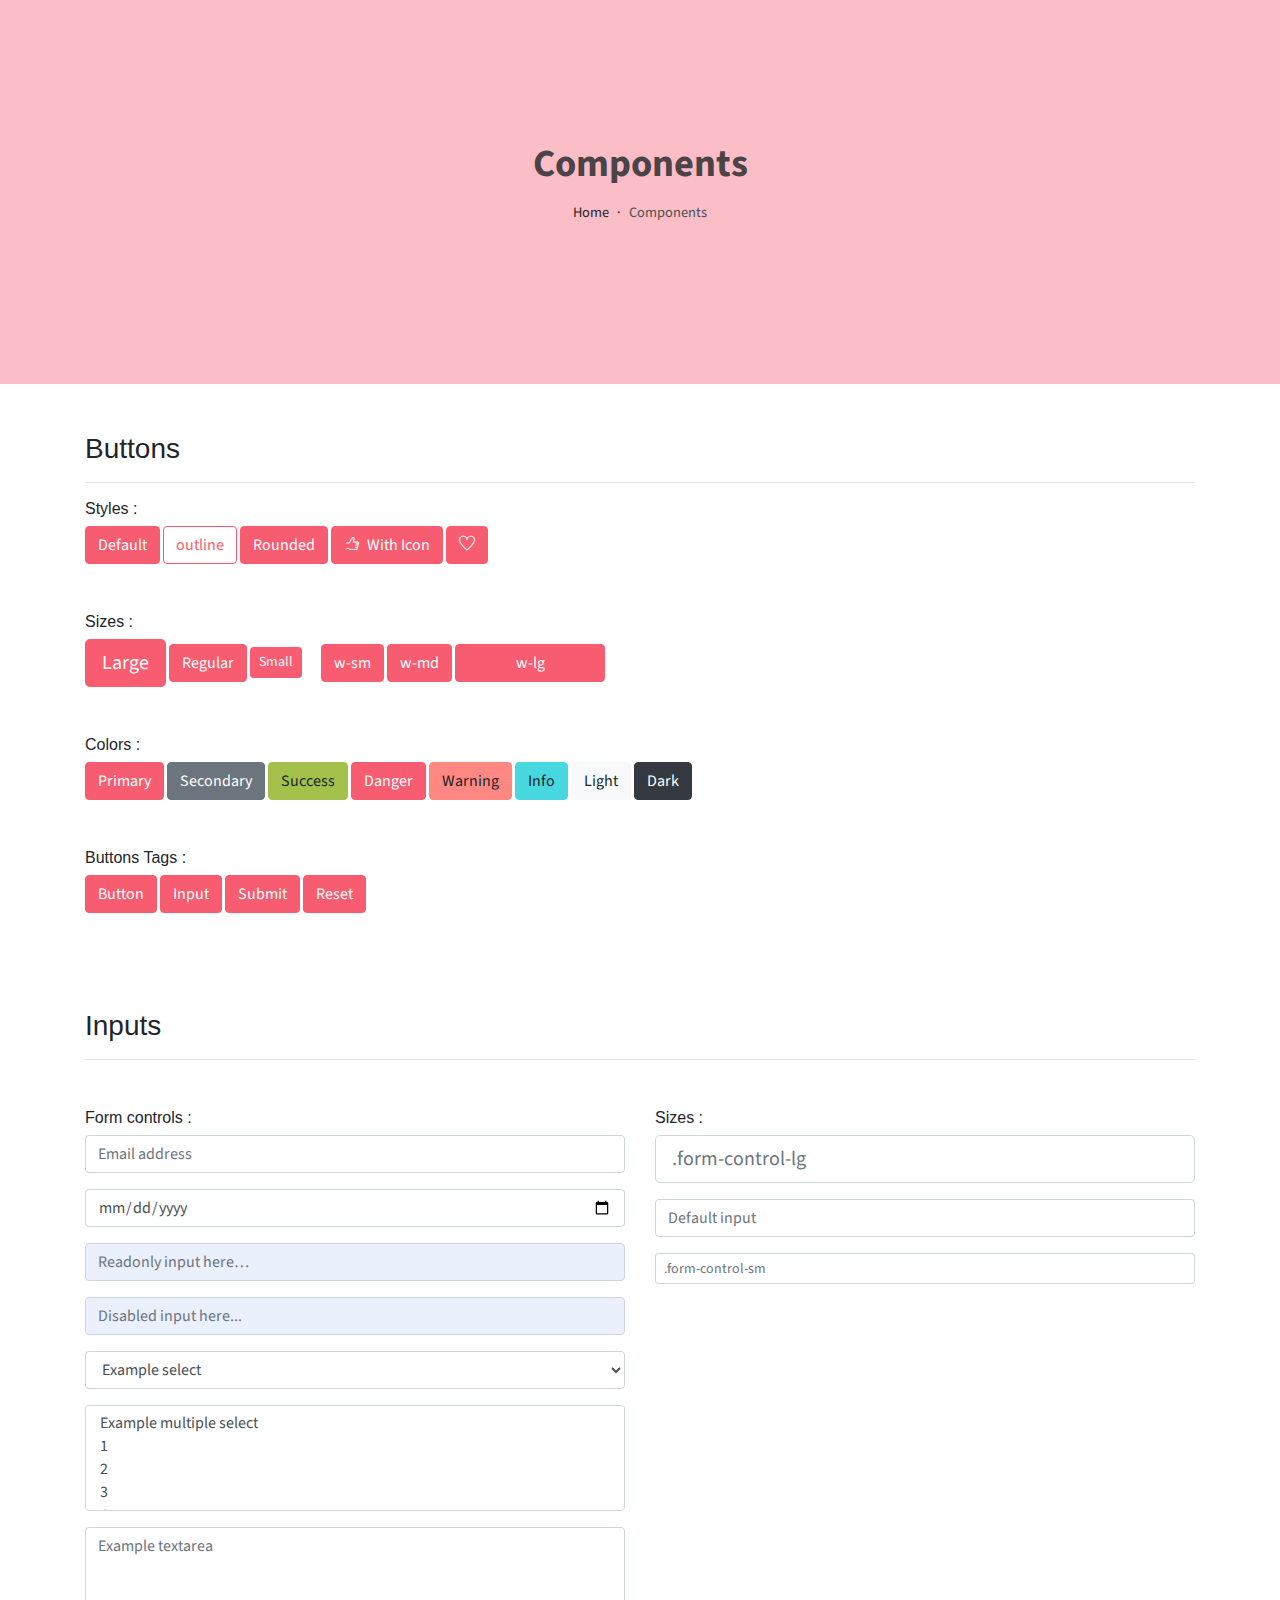
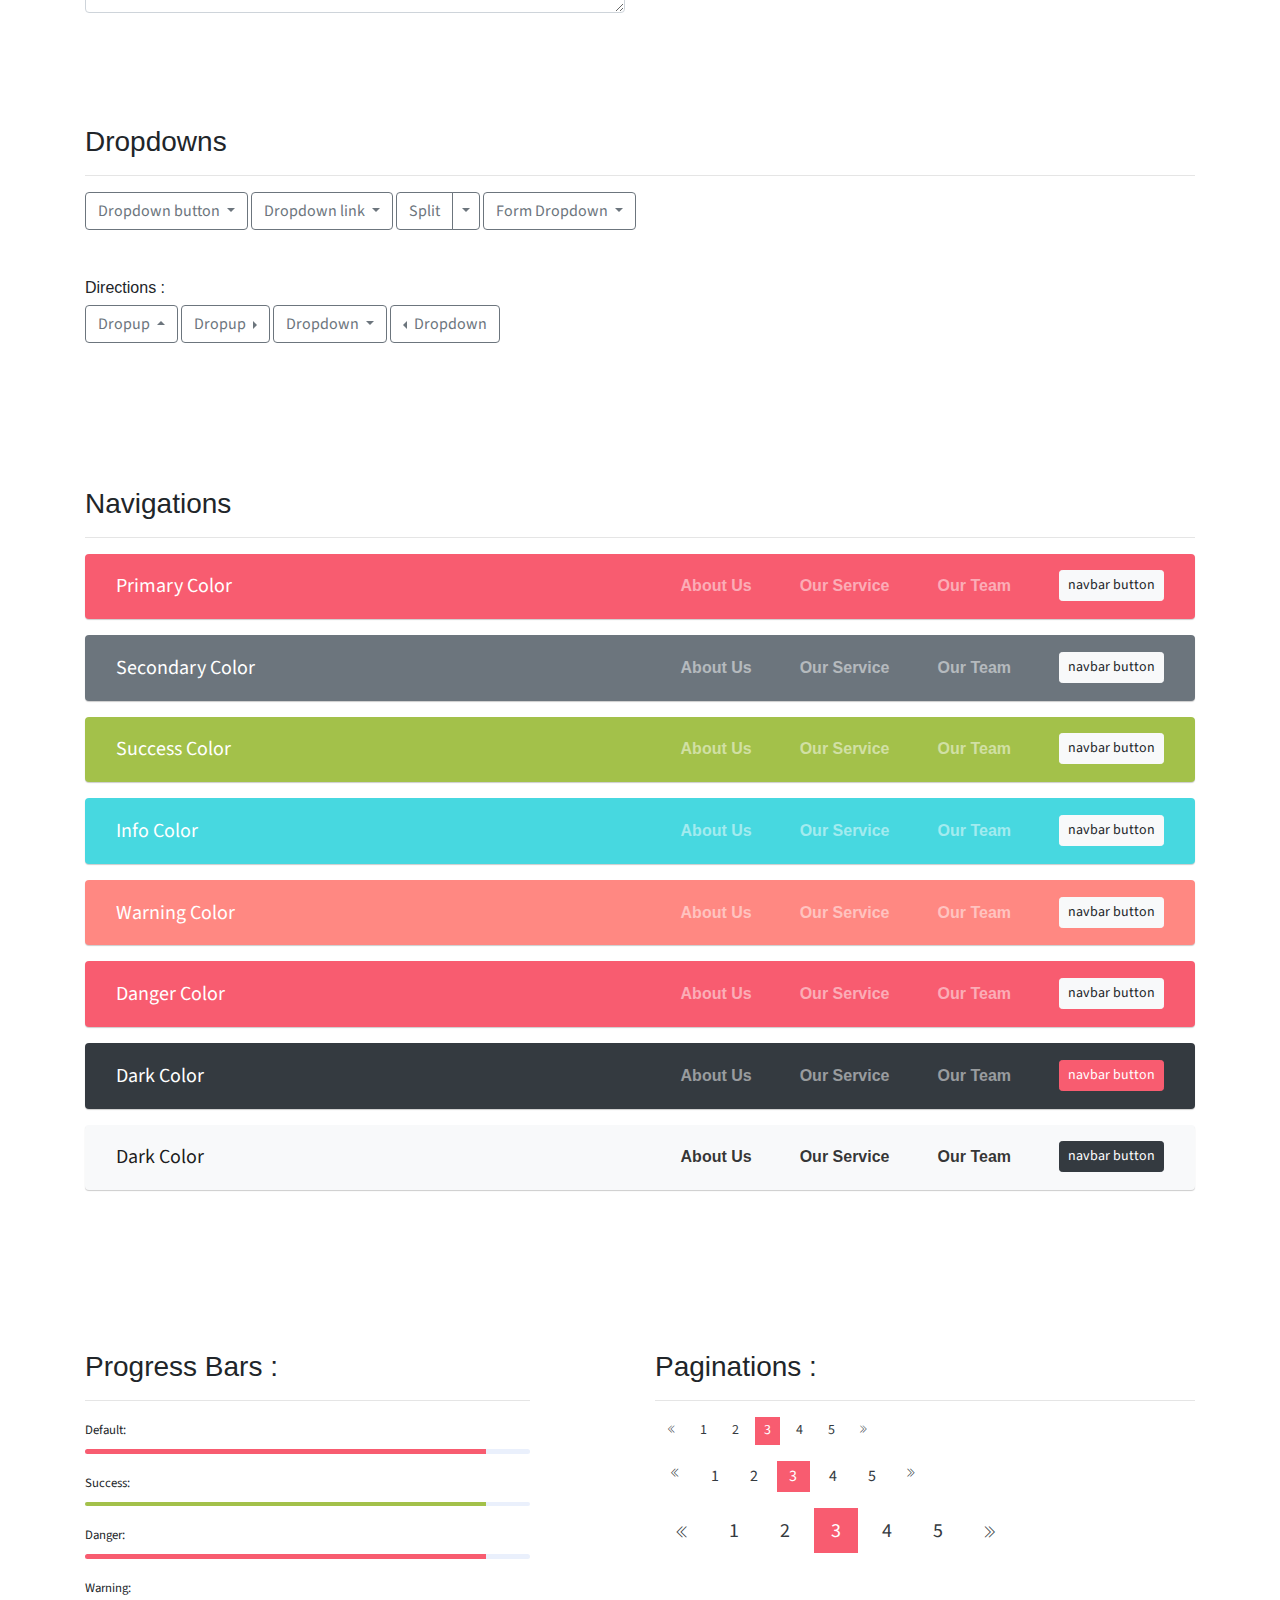
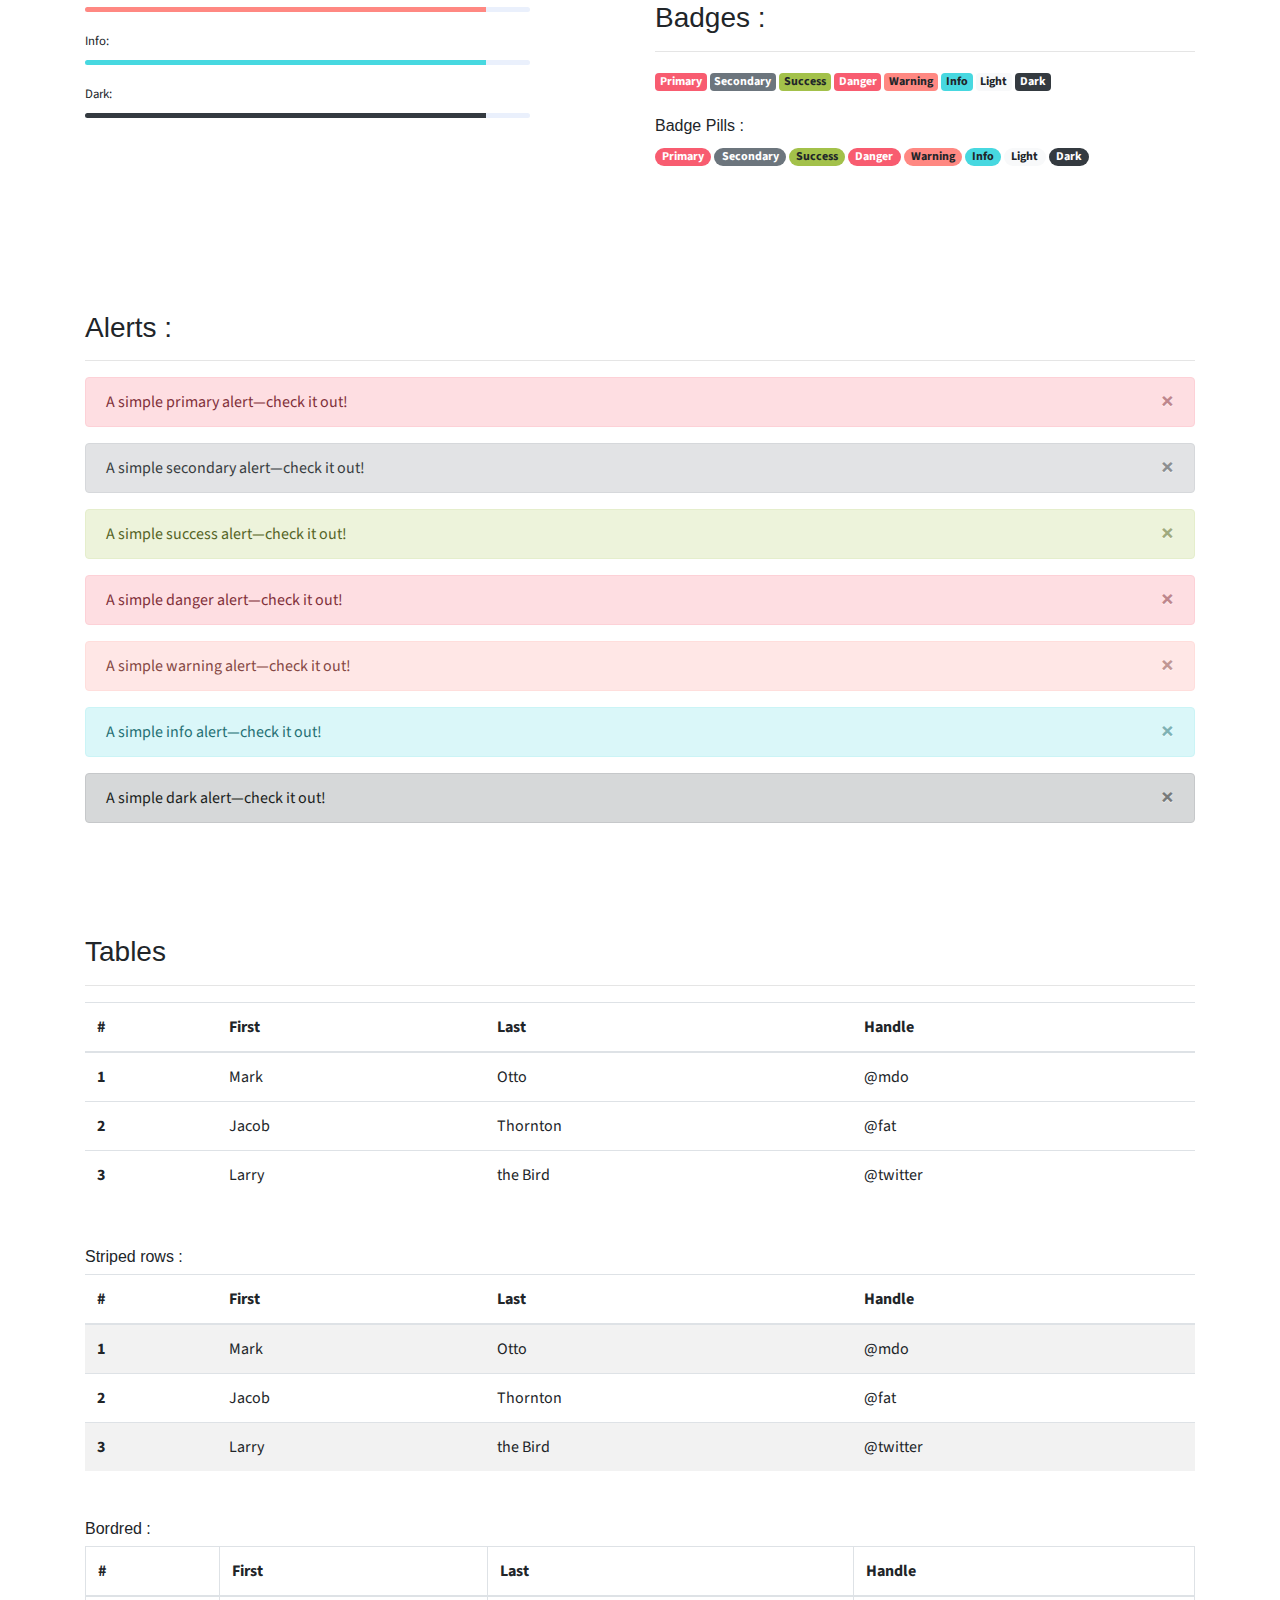
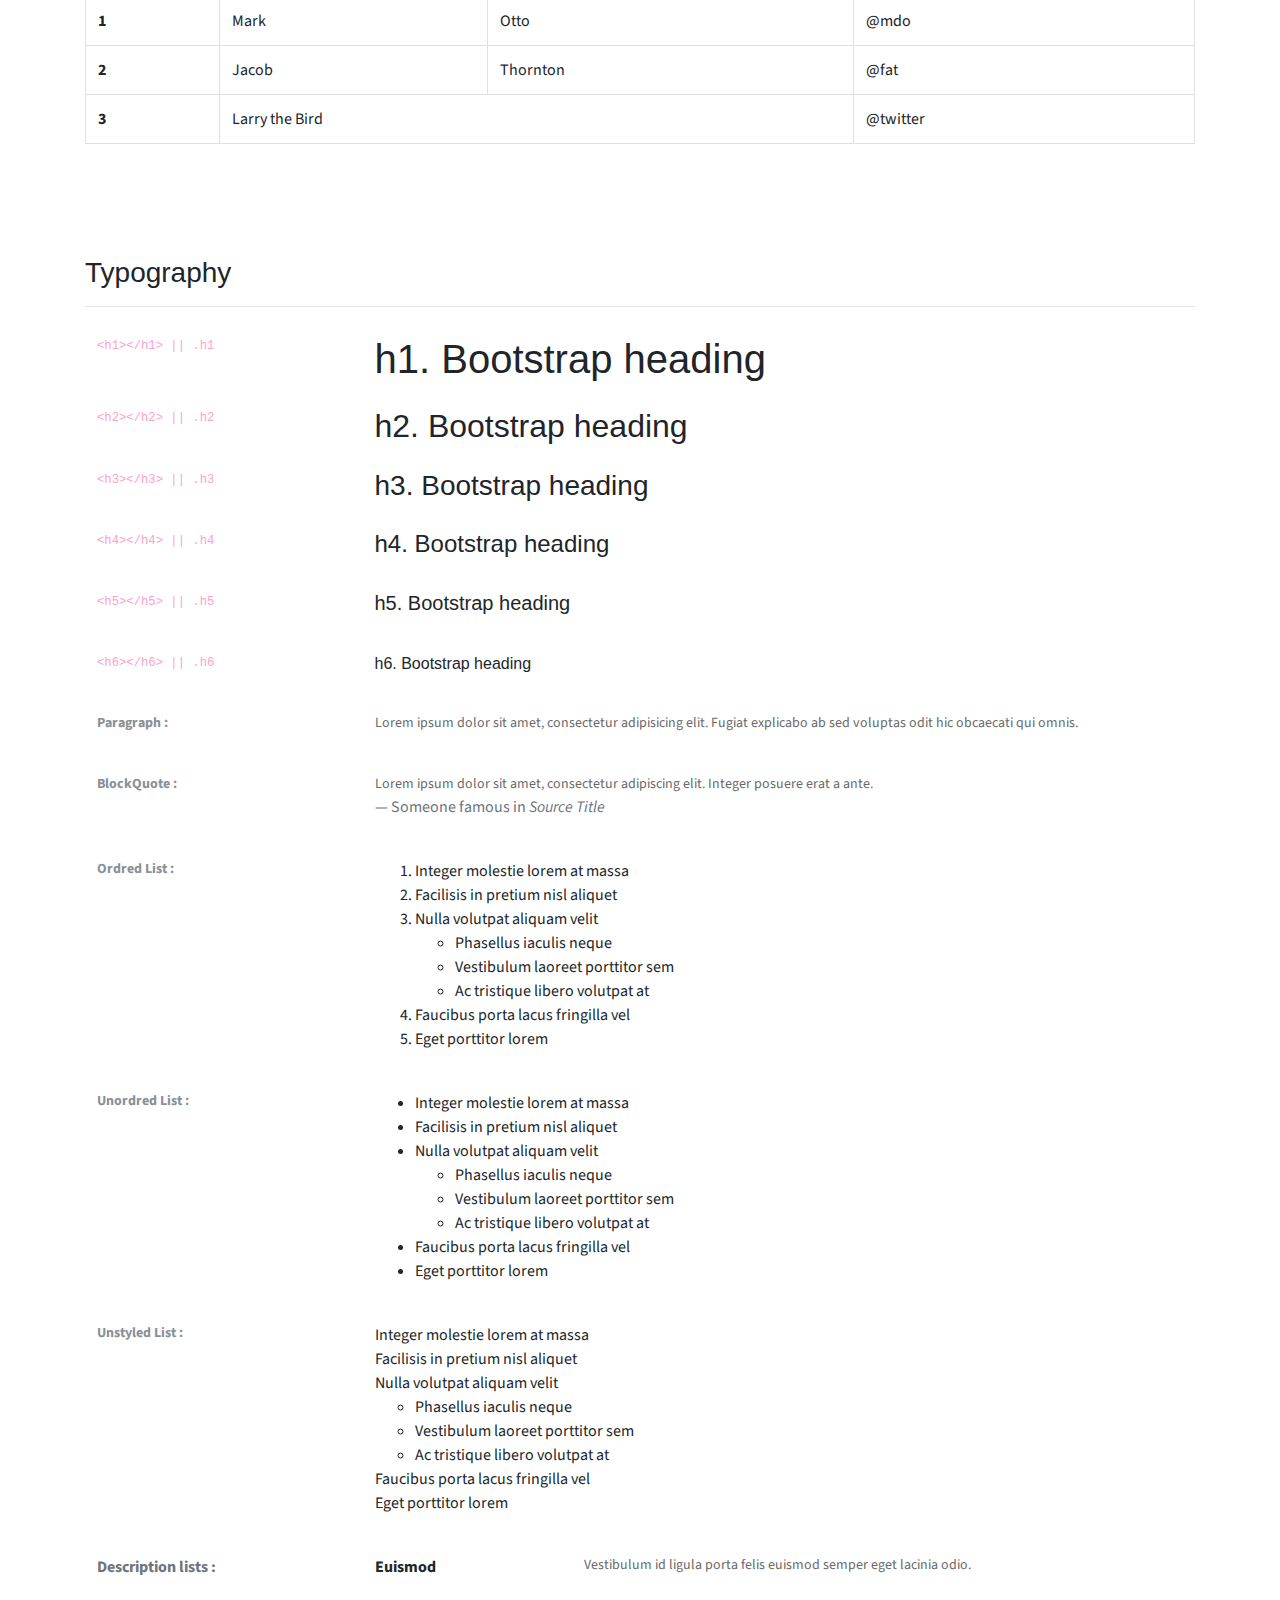
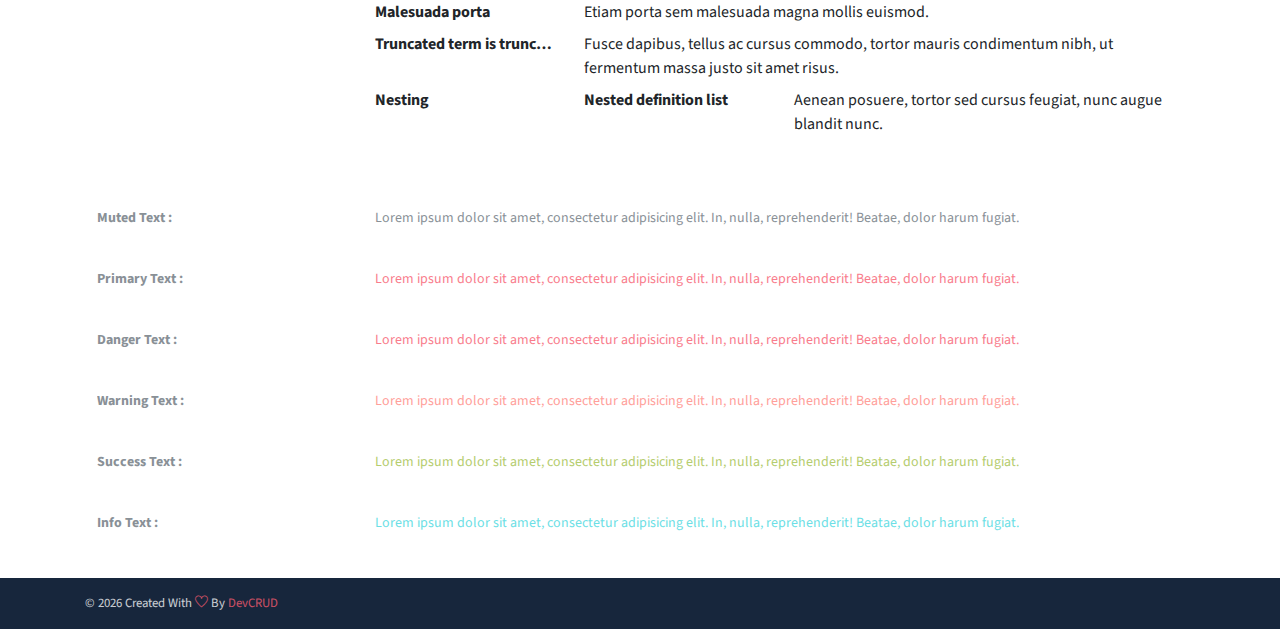
<file: public_html/components.html>
<!DOCTYPE html>
<html lang="en">
<head>
   <meta charset="utf-8">
   <meta name="viewport" content="width=device-width, initial-scale=1, shrink-to-fit=no">
   <meta name="description" content="Start your development with JohnDoe landing page.">
   <meta name="author" content="Devcrud">
   <title>JohnDoe Landing page | Components</title>
   <link rel="icon" href="assets/imgs/favicon.png" type="image/png">
   <!-- font icons -->
   <link rel="stylesheet" href="assets/vendors/themify-icons/css/themify-icons.css">
   <!-- Bootstrap + Steller  -->
   <link rel="stylesheet" href="assets/css/johndoe.css">
</head>
<body>

   <!-- Page Header -->
   <header class="header header-mini"> 
      <div class="header-title">Components</div> 
      <nav aria-label="breadcrumb">
         <ol class="breadcrumb">
            <li class="breadcrumb-item"><a href="/">Home</a></li>
            <li class="breadcrumb-item active" aria-current="page">Components</li>
         </ol>
      </nav>
   </header> <!-- End Of Page Header -->

   <!-- main content -->
   <div class="container">

      <!-- Buttons -->
      <h3 class="mt-5">Buttons</h3>
      <hr>
      <h6 class="section-secondary-title">Styles :</h6>
      <button class="btn btn-primary">Default</button>
      <button class="btn btn-outline-primary">outline</button>
      <button class="btn btn-primary rounded">Rounded</button>
      <button class="btn btn-primary rounded"><i class="ti-thumb-up pr-1"></i> With Icon</button>
      <button class="btn btn-primary circle"><i class="ti-heart"></i></button>

      <h6 class="section-secondary-title mt-5">Sizes :</h6>
      <button class="btn btn-primary btn-lg">Large</button>
      <button class="btn btn-primary ">Regular</button>
      <button class="btn btn-primary btn-sm">Small</button>
      <button class="btn btn-primary w-sm ml-3">w-sm</button>
      <button class="btn btn-primary w-md">w-md</button>
      <button class="btn btn-primary w-lg">w-lg</button>

      <h6 class="section-secondary-title mt-5">Colors :</h6>          
      <button type="button" class="btn btn-primary">Primary</button>
      <button type="button" class="btn btn-secondary">Secondary</button>
      <button type="button" class="btn btn-success">Success</button>
      <button type="button" class="btn btn-danger">Danger</button>
      <button type="button" class="btn btn-warning">Warning</button>
      <button type="button" class="btn btn-info">Info</button>
      <button type="button" class="btn btn-light">Light</button>
      <button type="button" class="btn btn-dark">Dark</button>

      <h6 class="section-secondary-title mt-5">Buttons Tags :</h6>
      <button class="btn btn-primary" type="submit">Button</button>
      <input class="btn btn-primary" type="button" value="Input">
      <input class="btn btn-primary" type="submit" value="Submit">
      <input class="btn btn-primary" type="reset" value="Reset">
      
      <!-- devider -->
      <div class="py-5"></div>

      <!-- Inputs -->
      <h3>Inputs</h3>
      <hr>
      <div class="row mt-5">
         <div class="col-md-6">
            <h6 class="section-secondary-title">Form controls :</h6>        
            <div class="form-group">
               <input type="email" class="form-control" id="exampleFormControlInput1" placeholder="Email address">
            </div>
            <div class="form-group">
               <input type="date" class="form-control" id="exampleFormControlInput1" placeholder="Date">
            </div>
            <div class="form-group">
               <input class="form-control" type="text" placeholder="Readonly input here…" readonly>
            </div>
            <div class="form-group">
               <input class="form-control" id="disabledInput" type="text" placeholder="Disabled input here..." disabled>
            </div>
            <div class="form-group">
               <select class="form-control" id="exampleFormControlSelect1">
                  <option>Example select</option>
                  <option>1</option>
                  <option>2</option>
                  <option>3</option>
                  <option>4</option>
                  <option>5</option>
               </select>
            </div>
            <div class="form-group">
               <select multiple class="form-control" id="exampleFormControlSelect2">
                  <option>Example multiple select</option>
                  <option>1</option>
                  <option>2</option>
                  <option>3</option>
                  <option>4</option>
                  <option>5</option>
               </select>
            </div>
            <div class="form-group">
               <textarea class="form-control" id="exampleFormControlTextarea1" rows="3" placeholder="Example textarea"></textarea>
            </div>
         </div>
         <div class="col-md-6">
            <h6 class="section-secondary-title">Sizes :</h6>    
            <div class="form-group">
               <input class="form-control form-control-lg" type="text" placeholder=".form-control-lg">             
            </div>
            <div class="form-group">
               <input class="form-control" type="text" placeholder="Default input">
            </div>
            <div class="form-group">
               <input class="form-control form-control-sm" type="text" placeholder=".form-control-sm"> 
            </div>
         </div>
      </div> <!-- end of inputs -->   

      <!-- devider -->
      <div class="py-5"></div>             

      <!-- Dropdowns -->
      <h3 class="components-section-title font-weight-normal">Dropdowns</h3>
      <hr>
      <div class="dropdown d-inline-block">
         <button class="btn btn-outline-secondary dropdown-toggle" type="button" id="dropdownMenuButton" data-toggle="dropdown" aria-haspopup="true" aria-expanded="false">
         Dropdown button
         </button>
         <div class="dropdown-menu" aria-labelledby="dropdownMenuButton">
         <a class="dropdown-item" href="#">Action</a>
         <a class="dropdown-item" href="#">Another action</a>
         <a class="dropdown-item" href="#">Something else here</a>
         </div>
      </div>
      <div class="dropdown d-inline-block">
         <a class="btn btn-outline-secondary dropdown-toggle" href="#" role="button" id="dropdownMenuLink" data-toggle="dropdown" aria-haspopup="true" aria-expanded="false">
            Dropdown link
         </a>
         <div class="dropdown-menu" aria-labelledby="dropdownMenuLink">
            <a class="dropdown-item" href="#">Action</a>
            <a class="dropdown-item" href="#">Another action</a>
            <a class="dropdown-item" href="#">Something else here</a>
         </div>
      </div>
      <div class="btn-group">
         <button type="button" class="btn btn-outline-secondary">Split</button>
         <button type="button" class="btn btn-outline-secondary dropdown-toggle dropdown-toggle-split" data-toggle="dropdown" aria-haspopup="true" aria-expanded="false">
         <span class="sr-only">Toggle Dropdown</span>
         </button>
         <div class="dropdown-menu">
            <a class="dropdown-item" href="#">Action</a>
            <a class="dropdown-item" href="#">Another action</a>
            <a class="dropdown-item" href="#">Something else here</a>
            <div class="dropdown-divider"></div>
            <a class="dropdown-item" href="#">Separated link</a>
         </div>
      </div>
      <div class="btn-group">
         <button class="btn btn-outline-secondary dropdown-toggle" type="button" id="dropdownMenuButton" data-toggle="dropdown" aria-haspopup="true" aria-expanded="false">
            Form Dropdown
         </button>
         <div class="dropdown-menu form">
            <form class="px-4 py-3">
               <div class="form-group">
                  <input type="email" class="form-control" id="exampleDropdownFormEmail1" placeholder="email@example.com">
               </div>
               <div class="form-group">
                  <input type="password" class="form-control" id="exampleDropdownFormPassword1" placeholder="Password">
               </div>
               <div class="form-check mb-3">
                  <input type="checkbox" class="form-check-input" id="dropdownCheck">
                  <label class="form-check-label" for="dropdownCheck">
                     Remember me
                  </label>
               </div>
               <button type="submit" class="btn btn-primary btn-block">Sign in</button>
            </form>
            <div class="dropdown-divider"></div>
            <a class="dropdown-item" href="#"><small>New around here? Sign up</small></a>
            <a class="dropdown-item" href="#"><small>Forgot password?</small></a>
         </div>
      </div>       
      <h6 class="section-secondary-title mt-5">Directions :</h6>  
      <div class="btn-group dropup">
         <button type="button" class="btn btn-outline-secondary dropdown-toggle" data-toggle="dropdown" aria-haspopup="true" aria-expanded="false">
            Dropup
         </button>
         <div class="dropdown-menu">
            <a class="dropdown-item" href="#">Action</a>
            <a class="dropdown-item" href="#">Another action</a>
            <a class="dropdown-item" href="#">Something else here</a>
            <div class="dropdown-divider"></div>
            <a class="dropdown-item" href="#">Separated link</a>
         </div>
      </div>
      <div class="btn-group dropright">
         <button type="button" class="btn btn-outline-secondary dropdown-toggle" data-toggle="dropdown" aria-haspopup="true" aria-expanded="false">
            Dropup
         </button>
         <div class="dropdown-menu">
            <a class="dropdown-item" href="#">Action</a>
            <a class="dropdown-item" href="#">Another action</a>
            <a class="dropdown-item" href="#">Something else here</a>
            <div class="dropdown-divider"></div>
            <a class="dropdown-item" href="#">Separated link</a>
         </div>
      </div>
      <div class="btn-group">
         <button type="button" class="btn btn-outline-secondary dropdown-toggle" data-toggle="dropdown" aria-haspopup="true" aria-expanded="false">
            Dropdown
         </button>
         <div class="dropdown-menu">
            <a class="dropdown-item" href="#">Action</a>
            <a class="dropdown-item" href="#">Another action</a>
            <a class="dropdown-item" href="#">Something else here</a>
            <div class="dropdown-divider"></div>
            <a class="dropdown-item" href="#">Separated link</a>
         </div>
      </div>
      <div class="btn-group dropleft">
         <button type="button" class="btn btn-outline-secondary dropdown-toggle" data-toggle="dropdown" aria-haspopup="true" aria-expanded="false">
            Dropdown
         </button>
         <div class="dropdown-menu">
            <a class="dropdown-item" href="#">Action</a>
            <a class="dropdown-item" href="#">Another action</a>
            <a class="dropdown-item" href="#">Something else here</a>
            <div class="dropdown-divider"></div>
            <a class="dropdown-item" href="#">Separated link</a>
         </div>
      </div> <!-- end of Dropdowns -->  

      <!-- devider -->
      <div class="py-5"></div>   

      <!-- navbars -->
      <h3 class="components-section-title font-weight-normal mt-5">Navigations</h3>
      <hr>
      <nav class="navbar navbar-expand-sm navbar-dark bg-primary rounded shadow mb-3">
         <div class="container">
            <a class="navbar-brand" href="#">Primary Color</a>
            <button class="navbar-toggler ml-auto" type="button" data-toggle="collapse" data-target="#navbarSupportedContent" aria-controls="navbarSupportedContent" aria-expanded="false" aria-label="Toggle navigation">
            <span class="navbar-toggler-icon"></span>
            </button>
            <div class="collapse navbar-collapse" id="navbarSupportedContent">
               <ul class="navbar-nav ml-auto"> 
                  <li class="nav-item">
                     <a class="nav-link" href="#about">About Us</a>
                  </li>
                  <li class="nav-item">
                     <a class="nav-link" href="#service">Our Service</a>
                  </li>
                  <li class="nav-item">
                     <a class="nav-link" href="#team">Our Team</a>
                  </li>
                  <li class="nav-item">
                     <a href="#book-table" class="ml-4 mt-1 btn btn-light btn-sm">navbar button</a>
                  </li>
               </ul>                       
            </div>
         </div>
      </nav>
      <nav class="navbar navbar-expand-sm navbar-dark bg-secondary rounded shadow mb-3">
         <div class="container">
            <a class="navbar-brand" href="#">Secondary Color</a>
            <button class="navbar-toggler ml-auto" type="button" data-toggle="collapse" data-target="#navbarSupportedContent" aria-controls="navbarSupportedContent" aria-expanded="false" aria-label="Toggle navigation">
            <span class="navbar-toggler-icon"></span>
            </button>
            <div class="collapse navbar-collapse" id="navbarSupportedContent">
               <ul class="navbar-nav ml-auto"> 
                  <li class="nav-item">
                     <a class="nav-link" href="#about">About Us</a>
                  </li>
                  <li class="nav-item">
                     <a class="nav-link" href="#service">Our Service</a>
                  </li>
                  <li class="nav-item">
                     <a class="nav-link" href="#team">Our Team</a>
                  </li>
                  <li class="nav-item">
                     <a href="#book-table" class="ml-4 mt-1 btn btn-light btn-sm">navbar button</a>
                  </li>
               </ul>                       
            </div>
         </div>
      </nav>
      <nav class="navbar navbar-expand-sm navbar-dark bg-success rounded shadow mb-3">
         <div class="container">
            <a class="navbar-brand" href="#">Success Color</a>
            <button class="navbar-toggler ml-auto" type="button" data-toggle="collapse" data-target="#navbarSupportedContent" aria-controls="navbarSupportedContent" aria-expanded="false" aria-label="Toggle navigation">
            <span class="navbar-toggler-icon"></span>
            </button>
            <div class="collapse navbar-collapse" id="navbarSupportedContent">
               <ul class="navbar-nav ml-auto"> 
                  <li class="nav-item">
                     <a class="nav-link" href="#about">About Us</a>
                  </li>
                  <li class="nav-item">
                     <a class="nav-link" href="#service">Our Service</a>
                  </li>
                  <li class="nav-item">
                     <a class="nav-link" href="#team">Our Team</a>
                  </li>
                  <li class="nav-item">
                     <a href="#book-table" class="ml-4 mt-1 btn btn-light btn-sm">navbar button</a>
                  </li>
               </ul>                       
            </div>
         </div>
      </nav>
      <nav class="navbar navbar-expand-sm navbar-dark bg-info rounded shadow mb-3">
         <div class="container">
            <a class="navbar-brand" href="#">Info Color</a>
            <button class="navbar-toggler ml-auto" type="button" data-toggle="collapse" data-target="#navbarSupportedContent" aria-controls="navbarSupportedContent" aria-expanded="false" aria-label="Toggle navigation">
            <span class="navbar-toggler-icon"></span>
            </button>
            <div class="collapse navbar-collapse" id="navbarSupportedContent">
               <ul class="navbar-nav ml-auto"> 
                  <li class="nav-item">
                     <a class="nav-link" href="#about">About Us</a>
                  </li>
                  <li class="nav-item">
                     <a class="nav-link" href="#service">Our Service</a>
                  </li>
                  <li class="nav-item">
                     <a class="nav-link" href="#team">Our Team</a>
                  </li>
                  <li class="nav-item">
                     <a href="#book-table" class="ml-4 mt-1 btn btn-light btn-sm">navbar button</a>
                  </li>
               </ul>                       
            </div>
         </div>
      </nav>
      <nav class="navbar navbar-expand-sm navbar-dark bg-warning rounded shadow mb-3">
         <div class="container">
            <a class="navbar-brand" href="#">Warning Color</a>
            <button class="navbar-toggler ml-auto" type="button" data-toggle="collapse" data-target="#navbarSupportedContent" aria-controls="navbarSupportedContent" aria-expanded="false" aria-label="Toggle navigation">
            <span class="navbar-toggler-icon"></span>
            </button>
            <div class="collapse navbar-collapse" id="navbarSupportedContent">
               <ul class="navbar-nav ml-auto"> 
                  <li class="nav-item">
                     <a class="nav-link" href="#about">About Us</a>
                  </li>
                  <li class="nav-item">
                     <a class="nav-link" href="#service">Our Service</a>
                  </li>
                  <li class="nav-item">
                     <a class="nav-link" href="#team">Our Team</a>
                  </li>
                  <li class="nav-item">
                     <a href="#book-table" class="ml-4 mt-1 btn btn-light btn-sm">navbar button</a>
                  </li>
               </ul>                       
            </div>
         </div>
      </nav>
      <nav class="navbar navbar-expand-sm navbar-dark bg-danger rounded shadow mb-3">
         <div class="container">
            <a class="navbar-brand" href="#">Danger Color</a>
            <button class="navbar-toggler ml-auto" type="button" data-toggle="collapse" data-target="#navbarSupportedContent" aria-controls="navbarSupportedContent" aria-expanded="false" aria-label="Toggle navigation">
            <span class="navbar-toggler-icon"></span>
            </button>
            <div class="collapse navbar-collapse" id="navbarSupportedContent">
               <ul class="navbar-nav ml-auto"> 
                  <li class="nav-item">
                     <a class="nav-link" href="#about">About Us</a>
                  </li>
                  <li class="nav-item">
                     <a class="nav-link" href="#service">Our Service</a>
                  </li>
                  <li class="nav-item">
                     <a class="nav-link" href="#team">Our Team</a>
                  </li>
                  <li class="nav-item">
                     <a href="#book-table" class="ml-4 mt-1 btn btn-light btn-sm">navbar button</a>
                  </li>
               </ul>                       
            </div>
         </div>
      </nav>
      <nav class="navbar navbar-expand-sm navbar-dark bg-dark rounded shadow mb-3">
         <div class="container">
            <a class="navbar-brand" href="#">Dark Color</a>
            <button class="navbar-toggler ml-auto" type="button" data-toggle="collapse" data-target="#navbarSupportedContent" aria-controls="navbarSupportedContent" aria-expanded="false" aria-label="Toggle navigation">
            <span class="navbar-toggler-icon"></span>
            </button>
            <div class="collapse navbar-collapse" id="navbarSupportedContent">
               <ul class="navbar-nav ml-auto"> 
                  <li class="nav-item">
                     <a class="nav-link" href="#about">About Us</a>
                  </li>
                  <li class="nav-item">
                     <a class="nav-link" href="#service">Our Service</a>
                  </li>
                  <li class="nav-item">
                     <a class="nav-link" href="#team">Our Team</a>
                  </li>
                  <li class="nav-item">
                     <a href="#book-table" class="ml-4 mt-1 btn btn-primary btn-sm">navbar button</a>
                  </li>
               </ul>                       
            </div>
         </div>
      </nav>
      <nav class="navbar navbar-expand-sm navbar-light bg-light rounded shadow mb-3">
         <div class="container">
            <a class="navbar-brand" href="#">Dark Color</a>
            <button class="navbar-toggler ml-auto" type="button" data-toggle="collapse" data-target="#navbarSupportedContent" aria-controls="navbarSupportedContent" aria-expanded="false" aria-label="Toggle navigation">
            <span class="navbar-toggler-icon"></span>
            </button>
            <div class="collapse navbar-collapse" id="navbarSupportedContent">
               <ul class="navbar-nav ml-auto"> 
                  <li class="nav-item">
                     <a class="nav-link" href="#about">About Us</a>
                  </li>
                  <li class="nav-item">
                     <a class="nav-link" href="#service">Our Service</a>
                  </li>
                  <li class="nav-item">
                     <a class="nav-link" href="#team">Our Team</a>
                  </li>
                  <li class="nav-item">
                     <a href="#book-table" class="ml-4 mt-1 btn btn-dark btn-sm">navbar button</a>
                  </li>
               </ul>                       
            </div>
         </div>
      </nav>
      <!-- End of navbars -->

      <!-- devider -->
      <div class="py-5"></div>   
      
      <!-- progress bars -->
      <div class="row justify-content-between">
         <div class="col-md-5">
            <h3 class="components-section-title font-weight-normal mt-5">Progress Bars :</h3>
            <hr>
            <small>Default: </small>
            <div class="progress mt-2 mb-3">
               <div class="progress-bar" role="progressbar" style="width: 90%" aria-valuenow="25" aria-valuemin="0" aria-valuemax="100"></div>
            </div>
            <small>Success:</small>
            <div class="progress mt-2 mb-3">
               <div class="progress-bar bg-success" role="progressbar" style="width: 90%" aria-valuenow="25" aria-valuemin="0" aria-valuemax="100"></div>
            </div>
            <small>Danger:</small>
            <div class="progress mt-2 mb-3">
               <div class="progress-bar bg-danger" role="progressbar" style="width: 90%" aria-valuenow="25" aria-valuemin="0" aria-valuemax="100"></div>
            </div>
            <small>Warning:</small>
            <div class="progress mt-2 mb-3">
               <div class="progress-bar bg-warning" role="progressbar" style="width: 90%" aria-valuenow="25" aria-valuemin="0" aria-valuemax="100"></div>
            </div>
            <small>Info:</small>
            <div class="progress mt-2 mb-3">
               <div class="progress-bar bg-info" role="progressbar" style="width: 90%" aria-valuenow="25" aria-valuemin="0" aria-valuemax="100"></div>
            </div>
            <small>Dark:</small>
            <div class="progress mt-2 mb-3">
               <div class="progress-bar bg-dark" role="progressbar" style="width: 90%" aria-valuenow="25" aria-valuemin="0" aria-valuemax="100"></div>
            </div>
         </div>
         <div class="col-md-6">
            <h3 class="components-section-title font-weight-normal mt-5">Paginations :</h3>
            <hr>
            <nav aria-label="Page navigation example">
               <ul class="pagination pagination-sm">
                  <li class="page-item"><a class="page-link" href="#"><i class="ti-angle-double-left"></i></a></li>
                  <li class="page-item"><a class="page-link" href="#">1</a></li>
                  <li class="page-item"><a class="page-link" href="#">2</a></li>
                  <li class="page-item active"><a class="page-link" href="#">3</a></li>
                  <li class="page-item"><a class="page-link" href="#">4</a></li>
                  <li class="page-item"><a class="page-link" href="#">5</a></li>
                  <li class="page-item"><a class="page-link" href="#"><i class="ti-angle-double-right"></i></a></li>
               </ul>
            </nav>
            <nav aria-label="Page navigation example">
               <ul class="pagination">
               <li class="page-item"><a class="page-link" href="#"><i class="ti-angle-double-left"></i></a></li>
                  <li class="page-item"><a class="page-link" href="#">1</a></li>
                  <li class="page-item"><a class="page-link" href="#">2</a></li>
                  <li class="page-item active"><a class="page-link" href="#">3</a></li>
                  <li class="page-item"><a class="page-link" href="#">4</a></li>
                  <li class="page-item"><a class="page-link" href="#">5</a></li>
                  <li class="page-item"><a class="page-link" href="#"><i class="ti-angle-double-right"></i></a></li>
               </ul>
            </nav>
            <nav aria-label="Page navigation example">
               <ul class="pagination pagination-lg">
                  <li class="page-item"><a class="page-link" href="#"><i class="ti-angle-double-left"></i></a></li>
                  <li class="page-item"><a class="page-link" href="#">1</a></li>
                  <li class="page-item"><a class="page-link" href="#">2</a></li>
                  <li class="page-item active"><a class="page-link" href="#">3</a></li>
                  <li class="page-item"><a class="page-link" href="#">4</a></li>
                  <li class="page-item"><a class="page-link" href="#">5</a></li>
                  <li class="page-item"><a class="page-link" href="#"><i class="ti-angle-double-right"></i></a></li>
               </ul>
            </nav>

            <!-- Badges -->
            <h3 class="components-section-title font-weight-normal mt-5">Badges :</h3>
            <hr>
            <span class="badge badge-primary">Primary</span>
            <span class="badge badge-secondary">Secondary</span>
            <span class="badge badge-success">Success</span>
            <span class="badge badge-danger">Danger</span>
            <span class="badge badge-warning">Warning</span>
            <span class="badge badge-info">Info</span>
            <span class="badge badge-light">Light</span>
            <span class="badge badge-dark">Dark</span>
            <h6 class="section-secondary-title mt-4 mb-2">Badge Pills :</h6>
            <span class="badge badge-pill badge-primary">Primary</span>
            <span class="badge badge-pill badge-secondary">Secondary</span>
            <span class="badge badge-pill badge-success">Success</span>
            <span class="badge badge-pill badge-danger">Danger</span>
            <span class="badge badge-pill badge-warning">Warning</span>
            <span class="badge badge-pill badge-info">Info</span>
            <span class="badge badge-pill badge-light">Light</span>
            <span class="badge badge-pill badge-dark">Dark</span>
         </div>
      </div> <!-- End of Progress bars -->

      <!-- devider -->
      <div class="py-5"></div>  

      <!-- Alerts -->
      <h3 class="components-section-title font-weight-normal mt-5">Alerts :</h3>
      <hr>
      <div class="alert alert-primary alert-dismissible fade show" role="alert">
         A simple primary alert—check it out!
         <button type="button" class="close" data-dismiss="alert" aria-label="Close">
            <span aria-hidden="true">&times;</span>
         </button>
      </div>
      <div class="alert alert-secondary alert-dismissible fade show" role="alert">
         A simple secondary alert—check it out!
         <button type="button" class="close" data-dismiss="alert" aria-label="Close">
            <span aria-hidden="true">&times;</span>
         </button>
      </div>
      <div class="alert alert-success alert-dismissible fade show" role="alert">
         A simple success alert—check it out!
         <button type="button" class="close" data-dismiss="alert" aria-label="Close">
            <span aria-hidden="true">&times;</span>
         </button>
      </div>
      <div class="alert alert-danger alert-dismissible fade show" role="alert">
         A simple danger alert—check it out!
         <button type="button" class="close" data-dismiss="alert" aria-label="Close">
            <span aria-hidden="true">&times;</span>
         </button>
      </div>
      <div class="alert alert-warning alert-dismissible fade show" role="alert">
         A simple warning alert—check it out!
         <button type="button" class="close" data-dismiss="alert" aria-label="Close">
            <span aria-hidden="true">&times;</span>
         </button>
      </div>
      <div class="alert alert-info alert-dismissible fade show" role="alert">
         A simple info alert—check it out!
         <button type="button" class="close" data-dismiss="alert" aria-label="Close">
            <span aria-hidden="true">&times;</span>
         </button>
      </div>
      <div class="alert alert-dark alert-dismissible fade show" role="alert">
         A simple dark alert—check it out!
         <button type="button" class="close" data-dismiss="alert" aria-label="Close">
            <span aria-hidden="true">&times;</span>
         </button>
      </div>
      <!-- end of alerts -->

      <!-- devider -->
      <div class="py-5"></div> 
   
      <!-- tables -->
      <h3 class="components-section-title">Tables</h3>
      <hr>
      <table class="table">
         <thead>
            <tr>
               <th scope="col">#</th>
               <th scope="col">First</th>
               <th scope="col">Last</th>
               <th scope="col">Handle</th>
            </tr>
         </thead>
         <tbody>
            <tr>
               <th scope="row">1</th>
               <td>Mark</td>
               <td>Otto</td>
               <td>@mdo</td>
            </tr>
            <tr>
               <th scope="row">2</th>
               <td>Jacob</td>
               <td>Thornton</td>
               <td>@fat</td>
            </tr>
            <tr>
               <th scope="row">3</th>
               <td>Larry</td>
               <td>the Bird</td>
               <td>@twitter</td>
            </tr>
         </tbody>
      </table>

      <h6 class="section-secondary-title mt-5">Striped rows :</h6>
      <table class="table table-striped">
         <thead>
            <tr>
               <th scope="col">#</th>
               <th scope="col">First</th>
               <th scope="col">Last</th>
               <th scope="col">Handle</th>
            </tr>
         </thead>
         <tbody>
            <tr>
               <th scope="row">1</th>
               <td>Mark</td>
               <td>Otto</td>
               <td>@mdo</td>
            </tr>
            <tr>
               <th scope="row">2</th>
               <td>Jacob</td>
               <td>Thornton</td>
               <td>@fat</td>
            </tr>
            <tr>
               <th scope="row">3</th>
               <td>Larry</td>
               <td>the Bird</td>
               <td>@twitter</td>
            </tr>
         </tbody>
      </table>

      <h6 class="section-secondary-title mt-5">Bordred :</h6>
      <table class="table table-bordered">
         <thead>
            <tr>
               <th scope="col">#</th>
               <th scope="col">First</th>
               <th scope="col">Last</th>
               <th scope="col">Handle</th>
            </tr>
         </thead>
         <tbody>
            <tr>
               <th scope="row">1</th>
               <td>Mark</td>
               <td>Otto</td>
               <td>@mdo</td>
            </tr>
            <tr>
               <th scope="row">2</th>
               <td>Jacob</td>
               <td>Thornton</td>
               <td>@fat</td>
            </tr>
            <tr>
               <th scope="row">3</th>
               <td colspan="2">Larry the Bird</td>
               <td>@twitter</td>
            </tr>
         </tbody>
      </table>
      <!-- end of tables -->

      <!-- devider -->
      <div class="py-5"></div> 

      <!-- typography -->
      <h3 class="components-section-title">Typography</h3>
      <hr>
     
      <table class="table table-borderless v-align-center">
         <tbody>
            <tr>
               <td>
                  <p><code class="highlighter-rouge">&lt;h1&gt;&lt;/h1&gt; || .h1</code></p>
               </td>
               <td class="w-75"><span class="h1">h1. Bootstrap heading</span></td>
            </tr>
            <tr>
               <td>
                  <p><code class="highlighter-rouge">&lt;h2&gt;&lt;/h2&gt; || .h2</code></p>
               </td>
               <td><span class="h2">h2. Bootstrap heading</span></td>
            </tr>
            <tr>
               <td>
                  <p><code class="highlighter-rouge">&lt;h3&gt;&lt;/h3&gt; || .h3</code></p>
               </td>
               <td><span class="h3">h3. Bootstrap heading</span></td>
            </tr>
            <tr>
               <td>
                  <p><code class="highlighter-rouge">&lt;h4&gt;&lt;/h4&gt; || .h4</code></p>
               </td>
               <td><span class="h4">h4. Bootstrap heading</span></td>
            </tr>
            <tr>
               <td>
                  <p><code class="highlighter-rouge">&lt;h5&gt;&lt;/h5&gt; || .h5</code></p>
               </td>
               <td><span class="h5">h5. Bootstrap heading</span></td>
            </tr>
            <tr>
               <td>
                  <p><code class="highlighter-rouge">&lt;h6&gt;&lt;/h6&gt; || .h6</code></p>
               </td>
               <td><span class="h6">h6. Bootstrap heading</span></td>
            </tr>
            <tr>
               <td>
                  <p class="font-weight-bold text-muted">Paragraph :</p>
               </td>
               <td><p>Lorem ipsum dolor sit amet, consectetur adipisicing elit. Fugiat explicabo ab sed voluptas odit hic obcaecati qui omnis.</p></td>
            </tr>
            <tr>
               <td>
                  <p class="font-weight-bold text-muted">BlockQuote :</p>
               </td>
               <td>
                  <blockquote class="blockquote">
                     <p class="mb-0">Lorem ipsum dolor sit amet, consectetur adipiscing elit. Integer posuere erat a ante.</p>
                     <footer class="blockquote-footer">Someone famous in <cite title="Source Title">Source Title</cite></footer>
                  </blockquote>
               </td>
            </tr>

            
            <tr>
               <td><p class="font-weight-bold text-muted">Ordred List :</p></td>
               <td>
                  <ol>
                     <li>Integer molestie lorem at massa</li>
                     <li>Facilisis in pretium nisl aliquet</li>
                     <li>Nulla volutpat aliquam velit
                        <ul>
                           <li>Phasellus iaculis neque</li>
                           <li>Vestibulum laoreet porttitor sem</li>
                           <li>Ac tristique libero volutpat at</li>
                        </ul>
                     </li>
                     <li>Faucibus porta lacus fringilla vel</li>
                     <li>Eget porttitor lorem</li>
                  </ol>
               </td>
            </tr>
            <tr>
               <td><p class="font-weight-bold text-muted">Unordred List :</p></td>
               <td>
                  <ul >
                     <li>Integer molestie lorem at massa</li>
                     <li>Facilisis in pretium nisl aliquet</li>
                     <li>Nulla volutpat aliquam velit
                        <ul>
                           <li>Phasellus iaculis neque</li>
                           <li>Vestibulum laoreet porttitor sem</li>
                           <li>Ac tristique libero volutpat at</li>
                        </ul>
                     </li>
                     <li>Faucibus porta lacus fringilla vel</li>
                     <li>Eget porttitor lorem</li>
                  </ul>
               </td>
            </tr>
            <tr>
               <td><p class="font-weight-bold text-muted">Unstyled List :</p></td>
               <td>
                  <ul class="list-unstyled">
                     <li>Integer molestie lorem at massa</li>
                     <li>Facilisis in pretium nisl aliquet</li>
                     <li>Nulla volutpat aliquam velit
                        <ul>
                           <li>Phasellus iaculis neque</li>
                           <li>Vestibulum laoreet porttitor sem</li>
                           <li>Ac tristique libero volutpat at</li>
                        </ul>
                     </li>
                     <li>Faucibus porta lacus fringilla vel</li>
                     <li>Eget porttitor lorem</li>
                  </ul>
               </td>
            </tr>
            <tr>
               <td class="font-weight-bold text-muted">Description lists : </td>
               <td>
                  <dl class="row">
                     <dt class="col-sm-3">Euismod</dt>
                     <dd class="col-sm-9">
                        <p>Vestibulum id ligula porta felis euismod semper eget lacinia odio.</p>
                     </dd>

                     <dt class="col-sm-3">Malesuada porta</dt>
                     <dd class="col-sm-9">Etiam porta sem malesuada magna mollis euismod.</dd>

                     <dt class="col-sm-3 text-truncate">Truncated term is truncated</dt>
                     <dd class="col-sm-9">Fusce dapibus, tellus ac cursus commodo, tortor mauris condimentum nibh, ut fermentum massa justo sit amet risus.</dd>

                     <dt class="col-sm-3">Nesting</dt>
                     <dd class="col-sm-9">
                        <dl class="row">
                           <dt class="col-sm-4">Nested definition list</dt>
                           <dd class="col-sm-8">Aenean posuere, tortor sed cursus feugiat, nunc augue blandit nunc.</dd>
                        </dl>
                     </dd>
                  </dl>
               </td>
            </tr>
            <tr>
               <td>
                  <p class="font-weight-bold text-muted">Muted Text :</p>
               </td>
               <td>
                  <p class="text-muted">Lorem ipsum dolor sit amet, consectetur adipisicing elit. In, nulla, reprehenderit! Beatae, dolor harum fugiat.</p>
               </td>
            </tr>
            <tr>
               <td>
                  <p class="font-weight-bold text-muted">Primary Text :</p>
               </td>
               <td>
                  <p class="text-primary">Lorem ipsum dolor sit amet, consectetur adipisicing elit. In, nulla, reprehenderit! Beatae, dolor harum fugiat.</p>
               </td>
            </tr>
            <tr>
               <td>
                  <p class="font-weight-bold text-muted">Danger Text :</p>
               </td>
               <td>
                  <p class="text-danger">Lorem ipsum dolor sit amet, consectetur adipisicing elit. In, nulla, reprehenderit! Beatae, dolor harum fugiat.</p>
               </td>
            </tr>
            <tr>
               <td>
                  <p class="font-weight-bold text-muted">Warning Text :</p>
               </td>
               <td>
                  <p class="text-warning">Lorem ipsum dolor sit amet, consectetur adipisicing elit. In, nulla, reprehenderit! Beatae, dolor harum fugiat.</p>
               </td>
            </tr>
            <tr>
               <td>
                  <p class="font-weight-bold text-muted">Success Text :</p>
               </td>
               <td>
                  <p class="text-success">Lorem ipsum dolor sit amet, consectetur adipisicing elit. In, nulla, reprehenderit! Beatae, dolor harum fugiat.</p>
               </td>
            </tr>
            <tr>
               <td>
                  <p class="font-weight-bold text-muted">Info Text :</p>
               </td>
               <td>
                  <p class="text-info">Lorem ipsum dolor sit amet, consectetur adipisicing elit. In, nulla, reprehenderit! Beatae, dolor harum fugiat.</p>
               </td>
            </tr>
         </tbody>
      </table>
   </div>
   <!-- end of typography -->

   <!-- Page Footer -->
   <footer class="footer py-3">
        <div class="container">
            <p class="small mb-0 text-light">
                &copy; <script>document.write(new Date().getFullYear())</script> Created With <i class="ti-heart text-danger"></i> By <a href="http://devcrud.com" target="_blank"><span class="text-danger" title="Bootstrap 4 Themes and Dashboards">DevCRUD</span></a> 
            </p>
        </div>
    </footer>
   <!-- End of Page Footer -->  
   
   <!-- core  -->
   <script src="assets/vendors/jquery/jquery-3.4.1.js"></script>
   <script src="assets/vendors/bootstrap/bootstrap.bundle.js"></script>

</body>
</html>
</file>
<file: public_html/assets/vendors/themify-icons/css/themify-icons.css>
@font-face {
	font-family: 'themify';
	src:url("../fonts/themify.eot?-fvbane");
	src:url("../fonts/themify.eot?#iefix-fvbane") format("embedded-opentype"),
		url("../fonts/themify.woff?-fvbane") format("woff"),
		url("../fonts/themify.ttf?-fvbane") format("truetype"),
		url("../fonts/themify.svg?-fvbane#themify") format("svg");
	font-weight: normal;
	font-style: normal;
}

[class^="ti-"], [class*=" ti-"] {
	font-family: 'themify';
	speak: none;
	font-style: normal;
	font-weight: normal;
	font-variant: normal;
	text-transform: none;
	line-height: 1;

	/* Better Font Rendering =========== */
	-webkit-font-smoothing: antialiased;
	-moz-osx-font-smoothing: grayscale;
}

.ti-wand:before {
	content: "\e600";
}
.ti-volume:before {
	content: "\e601";
}
.ti-user:before {
	content: "\e602";
}
.ti-unlock:before {
	content: "\e603";
}
.ti-unlink:before {
	content: "\e604";
}
.ti-trash:before {
	content: "\e605";
}
.ti-thought:before {
	content: "\e606";
}
.ti-target:before {
	content: "\e607";
}
.ti-tag:before {
	content: "\e608";
}
.ti-tablet:before {
	content: "\e609";
}
.ti-star:before {
	content: "\e60a";
}
.ti-spray:before {
	content: "\e60b";
}
.ti-signal:before {
	content: "\e60c";
}
.ti-shopping-cart:before {
	content: "\e60d";
}
.ti-shopping-cart-full:before {
	content: "\e60e";
}
.ti-settings:before {
	content: "\e60f";
}
.ti-search:before {
	content: "\e610";
}
.ti-zoom-in:before {
	content: "\e611";
}
.ti-zoom-out:before {
	content: "\e612";
}
.ti-cut:before {
	content: "\e613";
}
.ti-ruler:before {
	content: "\e614";
}
.ti-ruler-pencil:before {
	content: "\e615";
}
.ti-ruler-alt:before {
	content: "\e616";
}
.ti-bookmark:before {
	content: "\e617";
}
.ti-bookmark-alt:before {
	content: "\e618";
}
.ti-reload:before {
	content: "\e619";
}
.ti-plus:before {
	content: "\e61a";
}
.ti-pin:before {
	content: "\e61b";
}
.ti-pencil:before {
	content: "\e61c";
}
.ti-pencil-alt:before {
	content: "\e61d";
}
.ti-paint-roller:before {
	content: "\e61e";
}
.ti-paint-bucket:before {
	content: "\e61f";
}
.ti-na:before {
	content: "\e620";
}
.ti-mobile:before {
	content: "\e621";
}
.ti-minus:before {
	content: "\e622";
}
.ti-medall:before {
	content: "\e623";
}
.ti-medall-alt:before {
	content: "\e624";
}
.ti-marker:before {
	content: "\e625";
}
.ti-marker-alt:before {
	content: "\e626";
}
.ti-arrow-up:before {
	content: "\e627";
}
.ti-arrow-right:before {
	content: "\e628";
}
.ti-arrow-left:before {
	content: "\e629";
}
.ti-arrow-down:before {
	content: "\e62a";
}
.ti-lock:before {
	content: "\e62b";
}
.ti-location-arrow:before {
	content: "\e62c";
}
.ti-link:before {
	content: "\e62d";
}
.ti-layout:before {
	content: "\e62e";
}
.ti-layers:before {
	content: "\e62f";
}
.ti-layers-alt:before {
	content: "\e630";
}
.ti-key:before {
	content: "\e631";
}
.ti-import:before {
	content: "\e632";
}
.ti-image:before {
	content: "\e633";
}
.ti-heart:before {
	content: "\e634";
}
.ti-heart-broken:before {
	content: "\e635";
}
.ti-hand-stop:before {
	content: "\e636";
}
.ti-hand-open:before {
	content: "\e637";
}
.ti-hand-drag:before {
	content: "\e638";
}
.ti-folder:before {
	content: "\e639";
}
.ti-flag:before {
	content: "\e63a";
}
.ti-flag-alt:before {
	content: "\e63b";
}
.ti-flag-alt-2:before {
	content: "\e63c";
}
.ti-eye:before {
	content: "\e63d";
}
.ti-export:before {
	content: "\e63e";
}
.ti-exchange-vertical:before {
	content: "\e63f";
}
.ti-desktop:before {
	content: "\e640";
}
.ti-cup:before {
	content: "\e641";
}
.ti-crown:before {
	content: "\e642";
}
.ti-comments:before {
	content: "\e643";
}
.ti-comment:before {
	content: "\e644";
}
.ti-comment-alt:before {
	content: "\e645";
}
.ti-close:before {
	content: "\e646";
}
.ti-clip:before {
	content: "\e647";
}
.ti-angle-up:before {
	content: "\e648";
}
.ti-angle-right:before {
	content: "\e649";
}
.ti-angle-left:before {
	content: "\e64a";
}
.ti-angle-down:before {
	content: "\e64b";
}
.ti-check:before {
	content: "\e64c";
}
.ti-check-box:before {
	content: "\e64d";
}
.ti-camera:before {
	content: "\e64e";
}
.ti-announcement:before {
	content: "\e64f";
}
.ti-brush:before {
	content: "\e650";
}
.ti-briefcase:before {
	content: "\e651";
}
.ti-bolt:before {
	content: "\e652";
}
.ti-bolt-alt:before {
	content: "\e653";
}
.ti-blackboard:before {
	content: "\e654";
}
.ti-bag:before {
	content: "\e655";
}
.ti-move:before {
	content: "\e656";
}
.ti-arrows-vertical:before {
	content: "\e657";
}
.ti-arrows-horizontal:before {
	content: "\e658";
}
.ti-fullscreen:before {
	content: "\e659";
}
.ti-arrow-top-right:before {
	content: "\e65a";
}
.ti-arrow-top-left:before {
	content: "\e65b";
}
.ti-arrow-circle-up:before {
	content: "\e65c";
}
.ti-arrow-circle-right:before {
	content: "\e65d";
}
.ti-arrow-circle-left:before {
	content: "\e65e";
}
.ti-arrow-circle-down:before {
	content: "\e65f";
}
.ti-angle-double-up:before {
	content: "\e660";
}
.ti-angle-double-right:before {
	content: "\e661";
}
.ti-angle-double-left:before {
	content: "\e662";
}
.ti-angle-double-down:before {
	content: "\e663";
}
.ti-zip:before {
	content: "\e664";
}
.ti-world:before {
	content: "\e665";
}
.ti-wheelchair:before {
	content: "\e666";
}
.ti-view-list:before {
	content: "\e667";
}
.ti-view-list-alt:before {
	content: "\e668";
}
.ti-view-grid:before {
	content: "\e669";
}
.ti-uppercase:before {
	content: "\e66a";
}
.ti-upload:before {
	content: "\e66b";
}
.ti-underline:before {
	content: "\e66c";
}
.ti-truck:before {
	content: "\e66d";
}
.ti-timer:before {
	content: "\e66e";
}
.ti-ticket:before {
	content: "\e66f";
}
.ti-thumb-up:before {
	content: "\e670";
}
.ti-thumb-down:before {
	content: "\e671";
}
.ti-text:before {
	content: "\e672";
}
.ti-stats-up:before {
	content: "\e673";
}
.ti-stats-down:before {
	content: "\e674";
}
.ti-split-v:before {
	content: "\e675";
}
.ti-split-h:before {
	content: "\e676";
}
.ti-smallcap:before {
	content: "\e677";
}
.ti-shine:before {
	content: "\e678";
}
.ti-shift-right:before {
	content: "\e679";
}
.ti-shift-left:before {
	content: "\e67a";
}
.ti-shield:before {
	content: "\e67b";
}
.ti-notepad:before {
	content: "\e67c";
}
.ti-server:before {
	content: "\e67d";
}
.ti-quote-right:before {
	content: "\e67e";
}
.ti-quote-left:before {
	content: "\e67f";
}
.ti-pulse:before {
	content: "\e680";
}
.ti-printer:before {
	content: "\e681";
}
.ti-power-off:before {
	content: "\e682";
}
.ti-plug:before {
	content: "\e683";
}
.ti-pie-chart:before {
	content: "\e684";
}
.ti-paragraph:before {
	content: "\e685";
}
.ti-panel:before {
	content: "\e686";
}
.ti-package:before {
	content: "\e687";
}
.ti-music:before {
	content: "\e688";
}
.ti-music-alt:before {
	content: "\e689";
}
.ti-mouse:before {
	content: "\e68a";
}
.ti-mouse-alt:before {
	content: "\e68b";
}
.ti-money:before {
	content: "\e68c";
}
.ti-microphone:before {
	content: "\e68d";
}
.ti-menu:before {
	content: "\e68e";
}
.ti-menu-alt:before {
	content: "\e68f";
}
.ti-map:before {
	content: "\e690";
}
.ti-map-alt:before {
	content: "\e691";
}
.ti-loop:before {
	content: "\e692";
}
.ti-location-pin:before {
	content: "\e693";
}
.ti-list:before {
	content: "\e694";
}
.ti-light-bulb:before {
	content: "\e695";
}
.ti-Italic:before {
	content: "\e696";
}
.ti-info:before {
	content: "\e697";
}
.ti-infinite:before {
	content: "\e698";
}
.ti-id-badge:before {
	content: "\e699";
}
.ti-hummer:before {
	content: "\e69a";
}
.ti-home:before {
	content: "\e69b";
}
.ti-help:before {
	content: "\e69c";
}
.ti-headphone:before {
	content: "\e69d";
}
.ti-harddrives:before {
	content: "\e69e";
}
.ti-harddrive:before {
	content: "\e69f";
}
.ti-gift:before {
	content: "\e6a0";
}
.ti-game:before {
	content: "\e6a1";
}
.ti-filter:before {
	content: "\e6a2";
}
.ti-files:before {
	content: "\e6a3";
}
.ti-file:before {
	content: "\e6a4";
}
.ti-eraser:before {
	content: "\e6a5";
}
.ti-envelope:before {
	content: "\e6a6";
}
.ti-download:before {
	content: "\e6a7";
}
.ti-direction:before {
	content: "\e6a8";
}
.ti-direction-alt:before {
	content: "\e6a9";
}
.ti-dashboard:before {
	content: "\e6aa";
}
.ti-control-stop:before {
	content: "\e6ab";
}
.ti-control-shuffle:before {
	content: "\e6ac";
}
.ti-control-play:before {
	content: "\e6ad";
}
.ti-control-pause:before {
	content: "\e6ae";
}
.ti-control-forward:before {
	content: "\e6af";
}
.ti-control-backward:before {
	content: "\e6b0";
}
.ti-cloud:before {
	content: "\e6b1";
}
.ti-cloud-up:before {
	content: "\e6b2";
}
.ti-cloud-down:before {
	content: "\e6b3";
}
.ti-clipboard:before {
	content: "\e6b4";
}
.ti-car:before {
	content: "\e6b5";
}
.ti-calendar:before {
	content: "\e6b6";
}
.ti-book:before {
	content: "\e6b7";
}
.ti-bell:before {
	content: "\e6b8";
}
.ti-basketball:before {
	content: "\e6b9";
}
.ti-bar-chart:before {
	content: "\e6ba";
}
.ti-bar-chart-alt:before {
	content: "\e6bb";
}
.ti-back-right:before {
	content: "\e6bc";
}
.ti-back-left:before {
	content: "\e6bd";
}
.ti-arrows-corner:before {
	content: "\e6be";
}
.ti-archive:before {
	content: "\e6bf";
}
.ti-anchor:before {
	content: "\e6c0";
}
.ti-align-right:before {
	content: "\e6c1";
}
.ti-align-left:before {
	content: "\e6c2";
}
.ti-align-justify:before {
	content: "\e6c3";
}
.ti-align-center:before {
	content: "\e6c4";
}
.ti-alert:before {
	content: "\e6c5";
}
.ti-alarm-clock:before {
	content: "\e6c6";
}
.ti-agenda:before {
	content: "\e6c7";
}
.ti-write:before {
	content: "\e6c8";
}
.ti-window:before {
	content: "\e6c9";
}
.ti-widgetized:before {
	content: "\e6ca";
}
.ti-widget:before {
	content: "\e6cb";
}
.ti-widget-alt:before {
	content: "\e6cc";
}
.ti-wallet:before {
	content: "\e6cd";
}
.ti-video-clapper:before {
	content: "\e6ce";
}
.ti-video-camera:before {
	content: "\e6cf";
}
.ti-vector:before {
	content: "\e6d0";
}
.ti-themify-logo:before {
	content: "\e6d1";
}
.ti-themify-favicon:before {
	content: "\e6d2";
}
.ti-themify-favicon-alt:before {
	content: "\e6d3";
}
.ti-support:before {
	content: "\e6d4";
}
.ti-stamp:before {
	content: "\e6d5";
}
.ti-split-v-alt:before {
	content: "\e6d6";
}
.ti-slice:before {
	content: "\e6d7";
}
.ti-shortcode:before {
	content: "\e6d8";
}
.ti-shift-right-alt:before {
	content: "\e6d9";
}
.ti-shift-left-alt:before {
	content: "\e6da";
}
.ti-ruler-alt-2:before {
	content: "\e6db";
}
.ti-receipt:before {
	content: "\e6dc";
}
.ti-pin2:before {
	content: "\e6dd";
}
.ti-pin-alt:before {
	content: "\e6de";
}
.ti-pencil-alt2:before {
	content: "\e6df";
}
.ti-palette:before {
	content: "\e6e0";
}
.ti-more:before {
	content: "\e6e1";
}
.ti-more-alt:before {
	content: "\e6e2";
}
.ti-microphone-alt:before {
	content: "\e6e3";
}
.ti-magnet:before {
	content: "\e6e4";
}
.ti-line-double:before {
	content: "\e6e5";
}
.ti-line-dotted:before {
	content: "\e6e6";
}
.ti-line-dashed:before {
	content: "\e6e7";
}
.ti-layout-width-full:before {
	content: "\e6e8";
}
.ti-layout-width-default:before {
	content: "\e6e9";
}
.ti-layout-width-default-alt:before {
	content: "\e6ea";
}
.ti-layout-tab:before {
	content: "\e6eb";
}
.ti-layout-tab-window:before {
	content: "\e6ec";
}
.ti-layout-tab-v:before {
	content: "\e6ed";
}
.ti-layout-tab-min:before {
	content: "\e6ee";
}
.ti-layout-slider:before {
	content: "\e6ef";
}
.ti-layout-slider-alt:before {
	content: "\e6f0";
}
.ti-layout-sidebar-right:before {
	content: "\e6f1";
}
.ti-layout-sidebar-none:before {
	content: "\e6f2";
}
.ti-layout-sidebar-left:before {
	content: "\e6f3";
}
.ti-layout-placeholder:before {
	content: "\e6f4";
}
.ti-layout-menu:before {
	content: "\e6f5";
}
.ti-layout-menu-v:before {
	content: "\e6f6";
}
.ti-layout-menu-separated:before {
	content: "\e6f7";
}
.ti-layout-menu-full:before {
	content: "\e6f8";
}
.ti-layout-media-right-alt:before {
	content: "\e6f9";
}
.ti-layout-media-right:before {
	content: "\e6fa";
}
.ti-layout-media-overlay:before {
	content: "\e6fb";
}
.ti-layout-media-overlay-alt:before {
	content: "\e6fc";
}
.ti-layout-media-overlay-alt-2:before {
	content: "\e6fd";
}
.ti-layout-media-left-alt:before {
	content: "\e6fe";
}
.ti-layout-media-left:before {
	content: "\e6ff";
}
.ti-layout-media-center-alt:before {
	content: "\e700";
}
.ti-layout-media-center:before {
	content: "\e701";
}
.ti-layout-list-thumb:before {
	content: "\e702";
}
.ti-layout-list-thumb-alt:before {
	content: "\e703";
}
.ti-layout-list-post:before {
	content: "\e704";
}
.ti-layout-list-large-image:before {
	content: "\e705";
}
.ti-layout-line-solid:before {
	content: "\e706";
}
.ti-layout-grid4:before {
	content: "\e707";
}
.ti-layout-grid3:before {
	content: "\e708";
}
.ti-layout-grid2:before {
	content: "\e709";
}
.ti-layout-grid2-thumb:before {
	content: "\e70a";
}
.ti-layout-cta-right:before {
	content: "\e70b";
}
.ti-layout-cta-left:before {
	content: "\e70c";
}
.ti-layout-cta-center:before {
	content: "\e70d";
}
.ti-layout-cta-btn-right:before {
	content: "\e70e";
}
.ti-layout-cta-btn-left:before {
	content: "\e70f";
}
.ti-layout-column4:before {
	content: "\e710";
}
.ti-layout-column3:before {
	content: "\e711";
}
.ti-layout-column2:before {
	content: "\e712";
}
.ti-layout-accordion-separated:before {
	content: "\e713";
}
.ti-layout-accordion-merged:before {
	content: "\e714";
}
.ti-layout-accordion-list:before {
	content: "\e715";
}
.ti-ink-pen:before {
	content: "\e716";
}
.ti-info-alt:before {
	content: "\e717";
}
.ti-help-alt:before {
	content: "\e718";
}
.ti-headphone-alt:before {
	content: "\e719";
}
.ti-hand-point-up:before {
	content: "\e71a";
}
.ti-hand-point-right:before {
	content: "\e71b";
}
.ti-hand-point-left:before {
	content: "\e71c";
}
.ti-hand-point-down:before {
	content: "\e71d";
}
.ti-gallery:before {
	content: "\e71e";
}
.ti-face-smile:before {
	content: "\e71f";
}
.ti-face-sad:before {
	content: "\e720";
}
.ti-credit-card:before {
	content: "\e721";
}
.ti-control-skip-forward:before {
	content: "\e722";
}
.ti-control-skip-backward:before {
	content: "\e723";
}
.ti-control-record:before {
	content: "\e724";
}
.ti-control-eject:before {
	content: "\e725";
}
.ti-comments-smiley:before {
	content: "\e726";
}
.ti-brush-alt:before {
	content: "\e727";
}
.ti-youtube:before {
	content: "\e728";
}
.ti-vimeo:before {
	content: "\e729";
}
.ti-twitter:before {
	content: "\e72a";
}
.ti-time:before {
	content: "\e72b";
}
.ti-tumblr:before {
	content: "\e72c";
}
.ti-skype:before {
	content: "\e72d";
}
.ti-share:before {
	content: "\e72e";
}
.ti-share-alt:before {
	content: "\e72f";
}
.ti-rocket:before {
	content: "\e730";
}
.ti-pinterest:before {
	content: "\e731";
}
.ti-new-window:before {
	content: "\e732";
}
.ti-microsoft:before {
	content: "\e733";
}
.ti-list-ol:before {
	content: "\e734";
}
.ti-linkedin:before {
	content: "\e735";
}
.ti-layout-sidebar-2:before {
	content: "\e736";
}
.ti-layout-grid4-alt:before {
	content: "\e737";
}
.ti-layout-grid3-alt:before {
	content: "\e738";
}
.ti-layout-grid2-alt:before {
	content: "\e739";
}
.ti-layout-column4-alt:before {
	content: "\e73a";
}
.ti-layout-column3-alt:before {
	content: "\e73b";
}
.ti-layout-column2-alt:before {
	content: "\e73c";
}
.ti-instagram:before {
	content: "\e73d";
}
.ti-google:before {
	content: "\e73e";
}
.ti-github:before {
	content: "\e73f";
}
.ti-flickr:before {
	content: "\e740";
}
.ti-facebook:before {
	content: "\e741";
}
.ti-dropbox:before {
	content: "\e742";
}
.ti-dribbble:before {
	content: "\e743";
}
.ti-apple:before {
	content: "\e744";
}
.ti-android:before {
	content: "\e745";
}
.ti-save:before {
	content: "\e746";
}
.ti-save-alt:before {
	content: "\e747";
}
.ti-yahoo:before {
	content: "\e748";
}
.ti-wordpress:before {
	content: "\e749";
}
.ti-vimeo-alt:before {
	content: "\e74a";
}
.ti-twitter-alt:before {
	content: "\e74b";
}
.ti-tumblr-alt:before {
	content: "\e74c";
}
.ti-trello:before {
	content: "\e74d";
}
.ti-stack-overflow:before {
	content: "\e74e";
}
.ti-soundcloud:before {
	content: "\e74f";
}
.ti-sharethis:before {
	content: "\e750";
}
.ti-sharethis-alt:before {
	content: "\e751";
}
.ti-reddit:before {
	content: "\e752";
}
.ti-pinterest-alt:before {
	content: "\e753";
}
.ti-microsoft-alt:before {
	content: "\e754";
}
.ti-linux:before {
	content: "\e755";
}
.ti-jsfiddle:before {
	content: "\e756";
}
.ti-joomla:before {
	content: "\e757";
}
.ti-html5:before {
	content: "\e758";
}
.ti-flickr-alt:before {
	content: "\e759";
}
.ti-email:before {
	content: "\e75a";
}
.ti-drupal:before {
	content: "\e75b";
}
.ti-dropbox-alt:before {
	content: "\e75c";
}
.ti-css3:before {
	content: "\e75d";
}
.ti-rss:before {
	content: "\e75e";
}
.ti-rss-alt:before {
	content: "\e75f";
}
</file>
<file: public_html/assets/css/johndoe.css>
@charset "UTF-8";
/*!
=========================================================
* JohnDoe Landing page
=========================================================

* Copyright: 2019 DevCRUD (https://devcrud.com)
* Licensed: (https://devcrud.com/licenses)
* Coded by www.devcrud.com

=========================================================

* The above copyright notice and this permission notice shall be included in all copies or substantial portions of the Software.
*/
@import url("https://fonts.googleapis.com/css?family=Source+Sans+Pro:200,200i,300,300i,400,400i,600,600i,700,700i,900,900i&display=swap");
:root {
  --blue: #79A9F5;
  --indigo: #C45F90;
  --purple: #A16AE8;
  --pink: #FC8BC0;
  --red: #F85C70;
  --orange: #FF8882;
  --yellow: #FAD02C;
  --green: #A3C14A;
  --teal: #20c997;
  --cyan: #47D8E0;
  --white: #fff;
  --gray: #6c757d;
  --gray-dark: #343a40;
  --primary: #F85C70;
  --secondary: #6c757d;
  --success: #A3C14A;
  --info: #47D8E0;
  --warning: #FF8882;
  --danger: #F85C70;
  --light: #f8f9fa;
  --dark: #343a40;
  --breakpoint-xs: 0;
  --breakpoint-sm: 576px;
  --breakpoint-md: 768px;
  --breakpoint-lg: 992px;
  --breakpoint-xl: 1200px;
  --font-family-sans-serif: "Source Sans Pro", sans-serif;
  --font-family-monospace: SFMono-Regular, Menlo, Monaco, Consolas, "Liberation Mono", "Courier New", monospace;
}

*,
*::before,
*::after {
  box-sizing: border-box;
}

html {
  font-family: sans-serif;
  line-height: 1.15;
  -webkit-text-size-adjust: 100%;
  -webkit-tap-highlight-color: rgba(0, 0, 0, 0);
}

article, aside, figcaption, figure, footer, header, hgroup, main, nav, section {
  display: block;
}

body {
  margin: 0;
  font-family: "Source Sans Pro", sans-serif;
  font-size: 1rem;
  font-weight: 400;
  line-height: 1.5;
  color: #212529;
  text-align: left;
  background-color: #fff;
}

[tabindex="-1"]:focus {
  outline: 0 !important;
}

hr {
  box-sizing: content-box;
  height: 0;
  overflow: visible;
}

h1, h2, h3, h4, h5, h6 {
  margin-top: 0;
  margin-bottom: 0.5rem;
}

p {
  margin-top: 0;
  margin-bottom: 1rem;
}

abbr[title],
abbr[data-original-title] {
  text-decoration: underline;
  -webkit-text-decoration: underline dotted;
          text-decoration: underline dotted;
  cursor: help;
  border-bottom: 0;
  -webkit-text-decoration-skip-ink: none;
          text-decoration-skip-ink: none;
}

address {
  margin-bottom: 1rem;
  font-style: normal;
  line-height: inherit;
}

ol,
ul,
dl {
  margin-top: 0;
  margin-bottom: 1rem;
}

ol ol,
ul ul,
ol ul,
ul ol {
  margin-bottom: 0;
}

dt {
  font-weight: 700;
}

dd {
  margin-bottom: .5rem;
  margin-left: 0;
}

blockquote {
  margin: 0 0 1rem;
}

b,
strong {
  font-weight: bolder;
}

small {
  font-size: 80%;
}

sub,
sup {
  position: relative;
  font-size: 75%;
  line-height: 0;
  vertical-align: baseline;
}

sub {
  bottom: -.25em;
}

sup {
  top: -.5em;
}

a {
  color: #F85C70;
  text-decoration: none;
  background-color: transparent;
}

a:hover {
  color: #f51330;
  text-decoration: none;
}

a:not([href]):not([tabindex]) {
  color: inherit;
  text-decoration: none;
}

a:not([href]):not([tabindex]):hover, a:not([href]):not([tabindex]):focus {
  color: inherit;
  text-decoration: none;
}

a:not([href]):not([tabindex]):focus {
  outline: 0;
}

pre,
code,
kbd,
samp {
  font-family: SFMono-Regular, Menlo, Monaco, Consolas, "Liberation Mono", "Courier New", monospace;
  font-size: 1em;
}

pre {
  margin-top: 0;
  margin-bottom: 1rem;
  overflow: auto;
}

figure {
  margin: 0 0 1rem;
}

img {
  vertical-align: middle;
  border-style: none;
}

svg {
  overflow: hidden;
  vertical-align: middle;
}

table {
  border-collapse: collapse;
}

caption {
  padding-top: 0.75rem;
  padding-bottom: 0.75rem;
  color: #6c757d;
  text-align: left;
  caption-side: bottom;
}

th {
  text-align: inherit;
}

label {
  display: inline-block;
  margin-bottom: 0.5rem;
}

button {
  border-radius: 0;
}

button:focus {
  outline: 1px dotted;
  outline: 5px auto -webkit-focus-ring-color;
}

input,
button,
select,
optgroup,
textarea {
  margin: 0;
  font-family: inherit;
  font-size: inherit;
  line-height: inherit;
}

button,
input {
  overflow: visible;
}

button,
select {
  text-transform: none;
}

select {
  word-wrap: normal;
}

button,
[type="button"],
[type="reset"],
[type="submit"] {
  -webkit-appearance: button;
}

button:not(:disabled),
[type="button"]:not(:disabled),
[type="reset"]:not(:disabled),
[type="submit"]:not(:disabled) {
  cursor: pointer;
}

button::-moz-focus-inner,
[type="button"]::-moz-focus-inner,
[type="reset"]::-moz-focus-inner,
[type="submit"]::-moz-focus-inner {
  padding: 0;
  border-style: none;
}

input[type="radio"],
input[type="checkbox"] {
  box-sizing: border-box;
  padding: 0;
}

input[type="date"],
input[type="time"],
input[type="datetime-local"],
input[type="month"] {
  -webkit-appearance: listbox;
}

textarea {
  overflow: auto;
  resize: vertical;
}

fieldset {
  min-width: 0;
  padding: 0;
  margin: 0;
  border: 0;
}

legend {
  display: block;
  width: 100%;
  max-width: 100%;
  padding: 0;
  margin-bottom: .5rem;
  font-size: 1.5rem;
  line-height: inherit;
  color: inherit;
  white-space: normal;
}

progress {
  vertical-align: baseline;
}

[type="number"]::-webkit-inner-spin-button,
[type="number"]::-webkit-outer-spin-button {
  height: auto;
}

[type="search"] {
  outline-offset: -2px;
  -webkit-appearance: none;
}

[type="search"]::-webkit-search-decoration {
  -webkit-appearance: none;
}

::-webkit-file-upload-button {
  font: inherit;
  -webkit-appearance: button;
}

output {
  display: inline-block;
}

summary {
  display: list-item;
  cursor: pointer;
}

template {
  display: none;
}

[hidden] {
  display: none !important;
}

h1, h2, h3, h4, h5, h6,
.h1, .h2, .h3, .h4, .h5, .h6 {
  margin-bottom: 0.5rem;
  font-family: "Dosis", sans-serif;
  font-weight: 500;
  line-height: 1.2;
}

h1, .h1 {
  font-size: 2.5rem;
}

h2, .h2 {
  font-size: 2rem;
}

h3, .h3 {
  font-size: 1.75rem;
}

h4, .h4 {
  font-size: 1.5rem;
}

h5, .h5 {
  font-size: 1.25rem;
}

h6, .h6 {
  font-size: 1rem;
}

.lead {
  font-size: 1.25rem;
  font-weight: 300;
}

.display-1 {
  font-size: 6rem;
  font-weight: 300;
  line-height: 1.2;
}

.display-2 {
  font-size: 5.5rem;
  font-weight: 300;
  line-height: 1.2;
}

.display-3 {
  font-size: 4.5rem;
  font-weight: 300;
  line-height: 1.2;
}

.display-4 {
  font-size: 3.5rem;
  font-weight: 300;
  line-height: 1.2;
}

hr {
  margin-top: 1rem;
  margin-bottom: 1rem;
  border: 0;
  border-top: 1px solid rgba(0, 0, 0, 0.1);
}

small,
.small {
  font-size: 80%;
  font-weight: 400;
}

mark,
.mark {
  padding: 0.2em;
  background-color: #fcf8e3;
}

.list-unstyled {
  padding-left: 0;
  list-style: none;
}

.list-inline {
  padding-left: 0;
  list-style: none;
}

.list-inline-item {
  display: inline-block;
}

.list-inline-item:not(:last-child) {
  margin-right: 0.5rem;
}

.initialism {
  font-size: 90%;
  text-transform: uppercase;
}

.blockquote {
  margin-bottom: 1rem;
  font-size: 1.25rem;
}

.blockquote-footer {
  display: block;
  font-size: 80%;
  color: #6c757d;
}

.blockquote-footer::before {
  content: "\2014\00A0";
}

.img-fluid {
  max-width: 100%;
  height: auto;
}

.img-thumbnail {
  padding: 0.25rem;
  background-color: #fff;
  border: 1px solid #dee2e6;
  border-radius: 0.25rem;
  max-width: 100%;
  height: auto;
}

.figure {
  display: inline-block;
}

.figure-img {
  margin-bottom: 0.5rem;
  line-height: 1;
}

.figure-caption {
  font-size: 90%;
  color: #6c757d;
}

code {
  font-size: 87.5%;
  color: #FC8BC0;
  word-break: break-word;
}

a > code {
  color: inherit;
}

kbd {
  padding: 0.2rem 0.4rem;
  font-size: 87.5%;
  color: #fff;
  background-color: #212529;
  border-radius: 0.2rem;
}

kbd kbd {
  padding: 0;
  font-size: 100%;
  font-weight: 700;
}

pre {
  display: block;
  font-size: 87.5%;
  color: #212529;
}

pre code {
  font-size: inherit;
  color: inherit;
  word-break: normal;
}

.pre-scrollable {
  max-height: 340px;
  overflow-y: scroll;
}

.container {
  width: 100%;
  padding-right: 15px;
  padding-left: 15px;
  margin-right: auto;
  margin-left: auto;
}

@media (min-width: 576px) {
  .container {
    max-width: 540px;
  }
}

@media (min-width: 768px) {
  .container {
    max-width: 720px;
  }
}

@media (min-width: 992px) {
  .container {
    max-width: 960px;
  }
}

@media (min-width: 1200px) {
  .container {
    max-width: 1140px;
  }
}

.container-fluid {
  width: 100%;
  padding-right: 15px;
  padding-left: 15px;
  margin-right: auto;
  margin-left: auto;
}

.row {
  display: -webkit-box;
  display: -webkit-flex;
  display: -ms-flexbox;
  display: flex;
  -webkit-flex-wrap: wrap;
      -ms-flex-wrap: wrap;
          flex-wrap: wrap;
  margin-right: -15px;
  margin-left: -15px;
}

.no-gutters {
  margin-right: 0;
  margin-left: 0;
}

.no-gutters > .col,
.no-gutters > [class*="col-"] {
  padding-right: 0;
  padding-left: 0;
}

.col-1, .col-2, .col-3, .col-4, .col-5, .col-6, .col-7, .col-8, .col-9, .col-10, .col-11, .col-12, .col,
.col-auto, .col-sm-1, .col-sm-2, .col-sm-3, .col-sm-4, .col-sm-5, .col-sm-6, .col-sm-7, .col-sm-8, .col-sm-9, .col-sm-10, .col-sm-11, .col-sm-12, .col-sm,
.col-sm-auto, .col-md-1, .col-md-2, .col-md-3, .col-md-4, .col-md-5, .col-md-6, .col-md-7, .col-md-8, .col-md-9, .col-md-10, .col-md-11, .col-md-12, .col-md,
.col-md-auto, .col-lg-1, .col-lg-2, .col-lg-3, .col-lg-4, .col-lg-5, .col-lg-6, .col-lg-7, .col-lg-8, .col-lg-9, .col-lg-10, .col-lg-11, .col-lg-12, .col-lg,
.col-lg-auto, .col-xl-1, .col-xl-2, .col-xl-3, .col-xl-4, .col-xl-5, .col-xl-6, .col-xl-7, .col-xl-8, .col-xl-9, .col-xl-10, .col-xl-11, .col-xl-12, .col-xl,
.col-xl-auto {
  position: relative;
  width: 100%;
  padding-right: 15px;
  padding-left: 15px;
}

.col {
  -webkit-flex-basis: 0;
      -ms-flex-preferred-size: 0;
          flex-basis: 0;
  -webkit-box-flex: 1;
  -webkit-flex-grow: 1;
      -ms-flex-positive: 1;
          flex-grow: 1;
  max-width: 100%;
}

.col-auto {
  -webkit-box-flex: 0;
  -webkit-flex: 0 0 auto;
      -ms-flex: 0 0 auto;
          flex: 0 0 auto;
  width: auto;
  max-width: 100%;
}

.col-1 {
  -webkit-box-flex: 0;
  -webkit-flex: 0 0 8.33333%;
      -ms-flex: 0 0 8.33333%;
          flex: 0 0 8.33333%;
  max-width: 8.33333%;
}

.col-2 {
  -webkit-box-flex: 0;
  -webkit-flex: 0 0 16.66667%;
      -ms-flex: 0 0 16.66667%;
          flex: 0 0 16.66667%;
  max-width: 16.66667%;
}

.col-3 {
  -webkit-box-flex: 0;
  -webkit-flex: 0 0 25%;
      -ms-flex: 0 0 25%;
          flex: 0 0 25%;
  max-width: 25%;
}

.col-4 {
  -webkit-box-flex: 0;
  -webkit-flex: 0 0 33.33333%;
      -ms-flex: 0 0 33.33333%;
          flex: 0 0 33.33333%;
  max-width: 33.33333%;
}

.col-5 {
  -webkit-box-flex: 0;
  -webkit-flex: 0 0 41.66667%;
      -ms-flex: 0 0 41.66667%;
          flex: 0 0 41.66667%;
  max-width: 41.66667%;
}

.col-6 {
  -webkit-box-flex: 0;
  -webkit-flex: 0 0 50%;
      -ms-flex: 0 0 50%;
          flex: 0 0 50%;
  max-width: 50%;
}

.col-7 {
  -webkit-box-flex: 0;
  -webkit-flex: 0 0 58.33333%;
      -ms-flex: 0 0 58.33333%;
          flex: 0 0 58.33333%;
  max-width: 58.33333%;
}

.col-8 {
  -webkit-box-flex: 0;
  -webkit-flex: 0 0 66.66667%;
      -ms-flex: 0 0 66.66667%;
          flex: 0 0 66.66667%;
  max-width: 66.66667%;
}

.col-9 {
  -webkit-box-flex: 0;
  -webkit-flex: 0 0 75%;
      -ms-flex: 0 0 75%;
          flex: 0 0 75%;
  max-width: 75%;
}

.col-10 {
  -webkit-box-flex: 0;
  -webkit-flex: 0 0 83.33333%;
      -ms-flex: 0 0 83.33333%;
          flex: 0 0 83.33333%;
  max-width: 83.33333%;
}

.col-11 {
  -webkit-box-flex: 0;
  -webkit-flex: 0 0 91.66667%;
      -ms-flex: 0 0 91.66667%;
          flex: 0 0 91.66667%;
  max-width: 91.66667%;
}

.col-12 {
  -webkit-box-flex: 0;
  -webkit-flex: 0 0 100%;
      -ms-flex: 0 0 100%;
          flex: 0 0 100%;
  max-width: 100%;
}

.order-first {
  -webkit-box-ordinal-group: 0;
  -webkit-order: -1;
      -ms-flex-order: -1;
          order: -1;
}

.order-last {
  -webkit-box-ordinal-group: 14;
  -webkit-order: 13;
      -ms-flex-order: 13;
          order: 13;
}

.order-0 {
  -webkit-box-ordinal-group: 1;
  -webkit-order: 0;
      -ms-flex-order: 0;
          order: 0;
}

.order-1 {
  -webkit-box-ordinal-group: 2;
  -webkit-order: 1;
      -ms-flex-order: 1;
          order: 1;
}

.order-2 {
  -webkit-box-ordinal-group: 3;
  -webkit-order: 2;
      -ms-flex-order: 2;
          order: 2;
}

.order-3 {
  -webkit-box-ordinal-group: 4;
  -webkit-order: 3;
      -ms-flex-order: 3;
          order: 3;
}

.order-4 {
  -webkit-box-ordinal-group: 5;
  -webkit-order: 4;
      -ms-flex-order: 4;
          order: 4;
}

.order-5 {
  -webkit-box-ordinal-group: 6;
  -webkit-order: 5;
      -ms-flex-order: 5;
          order: 5;
}

.order-6 {
  -webkit-box-ordinal-group: 7;
  -webkit-order: 6;
      -ms-flex-order: 6;
          order: 6;
}

.order-7 {
  -webkit-box-ordinal-group: 8;
  -webkit-order: 7;
      -ms-flex-order: 7;
          order: 7;
}

.order-8 {
  -webkit-box-ordinal-group: 9;
  -webkit-order: 8;
      -ms-flex-order: 8;
          order: 8;
}

.order-9 {
  -webkit-box-ordinal-group: 10;
  -webkit-order: 9;
      -ms-flex-order: 9;
          order: 9;
}

.order-10 {
  -webkit-box-ordinal-group: 11;
  -webkit-order: 10;
      -ms-flex-order: 10;
          order: 10;
}

.order-11 {
  -webkit-box-ordinal-group: 12;
  -webkit-order: 11;
      -ms-flex-order: 11;
          order: 11;
}

.order-12 {
  -webkit-box-ordinal-group: 13;
  -webkit-order: 12;
      -ms-flex-order: 12;
          order: 12;
}

.offset-1 {
  margin-left: 8.33333%;
}

.offset-2 {
  margin-left: 16.66667%;
}

.offset-3 {
  margin-left: 25%;
}

.offset-4 {
  margin-left: 33.33333%;
}

.offset-5 {
  margin-left: 41.66667%;
}

.offset-6 {
  margin-left: 50%;
}

.offset-7 {
  margin-left: 58.33333%;
}

.offset-8 {
  margin-left: 66.66667%;
}

.offset-9 {
  margin-left: 75%;
}

.offset-10 {
  margin-left: 83.33333%;
}

.offset-11 {
  margin-left: 91.66667%;
}

@media (min-width: 576px) {
  .col-sm {
    -webkit-flex-basis: 0;
        -ms-flex-preferred-size: 0;
            flex-basis: 0;
    -webkit-box-flex: 1;
    -webkit-flex-grow: 1;
        -ms-flex-positive: 1;
            flex-grow: 1;
    max-width: 100%;
  }
  .col-sm-auto {
    -webkit-box-flex: 0;
    -webkit-flex: 0 0 auto;
        -ms-flex: 0 0 auto;
            flex: 0 0 auto;
    width: auto;
    max-width: 100%;
  }
  .col-sm-1 {
    -webkit-box-flex: 0;
    -webkit-flex: 0 0 8.33333%;
        -ms-flex: 0 0 8.33333%;
            flex: 0 0 8.33333%;
    max-width: 8.33333%;
  }
  .col-sm-2 {
    -webkit-box-flex: 0;
    -webkit-flex: 0 0 16.66667%;
        -ms-flex: 0 0 16.66667%;
            flex: 0 0 16.66667%;
    max-width: 16.66667%;
  }
  .col-sm-3 {
    -webkit-box-flex: 0;
    -webkit-flex: 0 0 25%;
        -ms-flex: 0 0 25%;
            flex: 0 0 25%;
    max-width: 25%;
  }
  .col-sm-4 {
    -webkit-box-flex: 0;
    -webkit-flex: 0 0 33.33333%;
        -ms-flex: 0 0 33.33333%;
            flex: 0 0 33.33333%;
    max-width: 33.33333%;
  }
  .col-sm-5 {
    -webkit-box-flex: 0;
    -webkit-flex: 0 0 41.66667%;
        -ms-flex: 0 0 41.66667%;
            flex: 0 0 41.66667%;
    max-width: 41.66667%;
  }
  .col-sm-6 {
    -webkit-box-flex: 0;
    -webkit-flex: 0 0 50%;
        -ms-flex: 0 0 50%;
            flex: 0 0 50%;
    max-width: 50%;
  }
  .col-sm-7 {
    -webkit-box-flex: 0;
    -webkit-flex: 0 0 58.33333%;
        -ms-flex: 0 0 58.33333%;
            flex: 0 0 58.33333%;
    max-width: 58.33333%;
  }
  .col-sm-8 {
    -webkit-box-flex: 0;
    -webkit-flex: 0 0 66.66667%;
        -ms-flex: 0 0 66.66667%;
            flex: 0 0 66.66667%;
    max-width: 66.66667%;
  }
  .col-sm-9 {
    -webkit-box-flex: 0;
    -webkit-flex: 0 0 75%;
        -ms-flex: 0 0 75%;
            flex: 0 0 75%;
    max-width: 75%;
  }
  .col-sm-10 {
    -webkit-box-flex: 0;
    -webkit-flex: 0 0 83.33333%;
        -ms-flex: 0 0 83.33333%;
            flex: 0 0 83.33333%;
    max-width: 83.33333%;
  }
  .col-sm-11 {
    -webkit-box-flex: 0;
    -webkit-flex: 0 0 91.66667%;
        -ms-flex: 0 0 91.66667%;
            flex: 0 0 91.66667%;
    max-width: 91.66667%;
  }
  .col-sm-12 {
    -webkit-box-flex: 0;
    -webkit-flex: 0 0 100%;
        -ms-flex: 0 0 100%;
            flex: 0 0 100%;
    max-width: 100%;
  }
  .order-sm-first {
    -webkit-box-ordinal-group: 0;
    -webkit-order: -1;
        -ms-flex-order: -1;
            order: -1;
  }
  .order-sm-last {
    -webkit-box-ordinal-group: 14;
    -webkit-order: 13;
        -ms-flex-order: 13;
            order: 13;
  }
  .order-sm-0 {
    -webkit-box-ordinal-group: 1;
    -webkit-order: 0;
        -ms-flex-order: 0;
            order: 0;
  }
  .order-sm-1 {
    -webkit-box-ordinal-group: 2;
    -webkit-order: 1;
        -ms-flex-order: 1;
            order: 1;
  }
  .order-sm-2 {
    -webkit-box-ordinal-group: 3;
    -webkit-order: 2;
        -ms-flex-order: 2;
            order: 2;
  }
  .order-sm-3 {
    -webkit-box-ordinal-group: 4;
    -webkit-order: 3;
        -ms-flex-order: 3;
            order: 3;
  }
  .order-sm-4 {
    -webkit-box-ordinal-group: 5;
    -webkit-order: 4;
        -ms-flex-order: 4;
            order: 4;
  }
  .order-sm-5 {
    -webkit-box-ordinal-group: 6;
    -webkit-order: 5;
        -ms-flex-order: 5;
            order: 5;
  }
  .order-sm-6 {
    -webkit-box-ordinal-group: 7;
    -webkit-order: 6;
        -ms-flex-order: 6;
            order: 6;
  }
  .order-sm-7 {
    -webkit-box-ordinal-group: 8;
    -webkit-order: 7;
        -ms-flex-order: 7;
            order: 7;
  }
  .order-sm-8 {
    -webkit-box-ordinal-group: 9;
    -webkit-order: 8;
        -ms-flex-order: 8;
            order: 8;
  }
  .order-sm-9 {
    -webkit-box-ordinal-group: 10;
    -webkit-order: 9;
        -ms-flex-order: 9;
            order: 9;
  }
  .order-sm-10 {
    -webkit-box-ordinal-group: 11;
    -webkit-order: 10;
        -ms-flex-order: 10;
            order: 10;
  }
  .order-sm-11 {
    -webkit-box-ordinal-group: 12;
    -webkit-order: 11;
        -ms-flex-order: 11;
            order: 11;
  }
  .order-sm-12 {
    -webkit-box-ordinal-group: 13;
    -webkit-order: 12;
        -ms-flex-order: 12;
            order: 12;
  }
  .offset-sm-0 {
    margin-left: 0;
  }
  .offset-sm-1 {
    margin-left: 8.33333%;
  }
  .offset-sm-2 {
    margin-left: 16.66667%;
  }
  .offset-sm-3 {
    margin-left: 25%;
  }
  .offset-sm-4 {
    margin-left: 33.33333%;
  }
  .offset-sm-5 {
    margin-left: 41.66667%;
  }
  .offset-sm-6 {
    margin-left: 50%;
  }
  .offset-sm-7 {
    margin-left: 58.33333%;
  }
  .offset-sm-8 {
    margin-left: 66.66667%;
  }
  .offset-sm-9 {
    margin-left: 75%;
  }
  .offset-sm-10 {
    margin-left: 83.33333%;
  }
  .offset-sm-11 {
    margin-left: 91.66667%;
  }
}

@media (min-width: 768px) {
  .col-md {
    -webkit-flex-basis: 0;
        -ms-flex-preferred-size: 0;
            flex-basis: 0;
    -webkit-box-flex: 1;
    -webkit-flex-grow: 1;
        -ms-flex-positive: 1;
            flex-grow: 1;
    max-width: 100%;
  }
  .col-md-auto {
    -webkit-box-flex: 0;
    -webkit-flex: 0 0 auto;
        -ms-flex: 0 0 auto;
            flex: 0 0 auto;
    width: auto;
    max-width: 100%;
  }
  .col-md-1 {
    -webkit-box-flex: 0;
    -webkit-flex: 0 0 8.33333%;
        -ms-flex: 0 0 8.33333%;
            flex: 0 0 8.33333%;
    max-width: 8.33333%;
  }
  .col-md-2 {
    -webkit-box-flex: 0;
    -webkit-flex: 0 0 16.66667%;
        -ms-flex: 0 0 16.66667%;
            flex: 0 0 16.66667%;
    max-width: 16.66667%;
  }
  .col-md-3 {
    -webkit-box-flex: 0;
    -webkit-flex: 0 0 25%;
        -ms-flex: 0 0 25%;
            flex: 0 0 25%;
    max-width: 25%;
  }
  .col-md-4 {
    -webkit-box-flex: 0;
    -webkit-flex: 0 0 33.33333%;
        -ms-flex: 0 0 33.33333%;
            flex: 0 0 33.33333%;
    max-width: 33.33333%;
  }
  .col-md-5 {
    -webkit-box-flex: 0;
    -webkit-flex: 0 0 41.66667%;
        -ms-flex: 0 0 41.66667%;
            flex: 0 0 41.66667%;
    max-width: 41.66667%;
  }
  .col-md-6 {
    -webkit-box-flex: 0;
    -webkit-flex: 0 0 50%;
        -ms-flex: 0 0 50%;
            flex: 0 0 50%;
    max-width: 50%;
  }
  .col-md-7 {
    -webkit-box-flex: 0;
    -webkit-flex: 0 0 58.33333%;
        -ms-flex: 0 0 58.33333%;
            flex: 0 0 58.33333%;
    max-width: 58.33333%;
  }
  .col-md-8 {
    -webkit-box-flex: 0;
    -webkit-flex: 0 0 66.66667%;
        -ms-flex: 0 0 66.66667%;
            flex: 0 0 66.66667%;
    max-width: 66.66667%;
  }
  .col-md-9 {
    -webkit-box-flex: 0;
    -webkit-flex: 0 0 75%;
        -ms-flex: 0 0 75%;
            flex: 0 0 75%;
    max-width: 75%;
  }
  .col-md-10 {
    -webkit-box-flex: 0;
    -webkit-flex: 0 0 83.33333%;
        -ms-flex: 0 0 83.33333%;
            flex: 0 0 83.33333%;
    max-width: 83.33333%;
  }
  .col-md-11 {
    -webkit-box-flex: 0;
    -webkit-flex: 0 0 91.66667%;
        -ms-flex: 0 0 91.66667%;
            flex: 0 0 91.66667%;
    max-width: 91.66667%;
  }
  .col-md-12 {
    -webkit-box-flex: 0;
    -webkit-flex: 0 0 100%;
        -ms-flex: 0 0 100%;
            flex: 0 0 100%;
    max-width: 100%;
  }
  .order-md-first {
    -webkit-box-ordinal-group: 0;
    -webkit-order: -1;
        -ms-flex-order: -1;
            order: -1;
  }
  .order-md-last {
    -webkit-box-ordinal-group: 14;
    -webkit-order: 13;
        -ms-flex-order: 13;
            order: 13;
  }
  .order-md-0 {
    -webkit-box-ordinal-group: 1;
    -webkit-order: 0;
        -ms-flex-order: 0;
            order: 0;
  }
  .order-md-1 {
    -webkit-box-ordinal-group: 2;
    -webkit-order: 1;
        -ms-flex-order: 1;
            order: 1;
  }
  .order-md-2 {
    -webkit-box-ordinal-group: 3;
    -webkit-order: 2;
        -ms-flex-order: 2;
            order: 2;
  }
  .order-md-3 {
    -webkit-box-ordinal-group: 4;
    -webkit-order: 3;
        -ms-flex-order: 3;
            order: 3;
  }
  .order-md-4 {
    -webkit-box-ordinal-group: 5;
    -webkit-order: 4;
        -ms-flex-order: 4;
            order: 4;
  }
  .order-md-5 {
    -webkit-box-ordinal-group: 6;
    -webkit-order: 5;
        -ms-flex-order: 5;
            order: 5;
  }
  .order-md-6 {
    -webkit-box-ordinal-group: 7;
    -webkit-order: 6;
        -ms-flex-order: 6;
            order: 6;
  }
  .order-md-7 {
    -webkit-box-ordinal-group: 8;
    -webkit-order: 7;
        -ms-flex-order: 7;
            order: 7;
  }
  .order-md-8 {
    -webkit-box-ordinal-group: 9;
    -webkit-order: 8;
        -ms-flex-order: 8;
            order: 8;
  }
  .order-md-9 {
    -webkit-box-ordinal-group: 10;
    -webkit-order: 9;
        -ms-flex-order: 9;
            order: 9;
  }
  .order-md-10 {
    -webkit-box-ordinal-group: 11;
    -webkit-order: 10;
        -ms-flex-order: 10;
            order: 10;
  }
  .order-md-11 {
    -webkit-box-ordinal-group: 12;
    -webkit-order: 11;
        -ms-flex-order: 11;
            order: 11;
  }
  .order-md-12 {
    -webkit-box-ordinal-group: 13;
    -webkit-order: 12;
        -ms-flex-order: 12;
            order: 12;
  }
  .offset-md-0 {
    margin-left: 0;
  }
  .offset-md-1 {
    margin-left: 8.33333%;
  }
  .offset-md-2 {
    margin-left: 16.66667%;
  }
  .offset-md-3 {
    margin-left: 25%;
  }
  .offset-md-4 {
    margin-left: 33.33333%;
  }
  .offset-md-5 {
    margin-left: 41.66667%;
  }
  .offset-md-6 {
    margin-left: 50%;
  }
  .offset-md-7 {
    margin-left: 58.33333%;
  }
  .offset-md-8 {
    margin-left: 66.66667%;
  }
  .offset-md-9 {
    margin-left: 75%;
  }
  .offset-md-10 {
    margin-left: 83.33333%;
  }
  .offset-md-11 {
    margin-left: 91.66667%;
  }
}

@media (min-width: 992px) {
  .col-lg {
    -webkit-flex-basis: 0;
        -ms-flex-preferred-size: 0;
            flex-basis: 0;
    -webkit-box-flex: 1;
    -webkit-flex-grow: 1;
        -ms-flex-positive: 1;
            flex-grow: 1;
    max-width: 100%;
  }
  .col-lg-auto {
    -webkit-box-flex: 0;
    -webkit-flex: 0 0 auto;
        -ms-flex: 0 0 auto;
            flex: 0 0 auto;
    width: auto;
    max-width: 100%;
  }
  .col-lg-1 {
    -webkit-box-flex: 0;
    -webkit-flex: 0 0 8.33333%;
        -ms-flex: 0 0 8.33333%;
            flex: 0 0 8.33333%;
    max-width: 8.33333%;
  }
  .col-lg-2 {
    -webkit-box-flex: 0;
    -webkit-flex: 0 0 16.66667%;
        -ms-flex: 0 0 16.66667%;
            flex: 0 0 16.66667%;
    max-width: 16.66667%;
  }
  .col-lg-3 {
    -webkit-box-flex: 0;
    -webkit-flex: 0 0 25%;
        -ms-flex: 0 0 25%;
            flex: 0 0 25%;
    max-width: 25%;
  }
  .col-lg-4 {
    -webkit-box-flex: 0;
    -webkit-flex: 0 0 33.33333%;
        -ms-flex: 0 0 33.33333%;
            flex: 0 0 33.33333%;
    max-width: 33.33333%;
    
  }
  .col-lg-5 {
    -webkit-box-flex: 0;
    -webkit-flex: 0 0 41.66667%;
        -ms-flex: 0 0 41.66667%;
            flex: 0 0 41.66667%;
    max-width: 41.66667%;
  }
  .col-lg-6 {
    -webkit-box-flex: 0;
    -webkit-flex: 0 0 50%;
        -ms-flex: 0 0 50%;
            flex: 0 0 50%;
    max-width: 50%;
  }
  .col-lg-7 {
    -webkit-box-flex: 0;
    -webkit-flex: 0 0 58.33333%;
        -ms-flex: 0 0 58.33333%;
            flex: 0 0 58.33333%;
    max-width: 58.33333%;
  }
  .col-lg-8 {
    -webkit-box-flex: 0;
    -webkit-flex: 0 0 66.66667%;
        -ms-flex: 0 0 66.66667%;
            flex: 0 0 66.66667%;
    max-width: 66.66667%;
  }
  .col-lg-9 {
    -webkit-box-flex: 0;
    -webkit-flex: 0 0 75%;
        -ms-flex: 0 0 75%;
            flex: 0 0 75%;
    max-width: 75%;
  }
  .col-lg-10 {
    -webkit-box-flex: 0;
    -webkit-flex: 0 0 83.33333%;
        -ms-flex: 0 0 83.33333%;
            flex: 0 0 83.33333%;
    max-width: 83.33333%;
  }
  .col-lg-11 {
    -webkit-box-flex: 0;
    -webkit-flex: 0 0 91.66667%;
        -ms-flex: 0 0 91.66667%;
            flex: 0 0 91.66667%;
    max-width: 91.66667%;
  }
  .col-lg-12 {
    -webkit-box-flex: 0;
    -webkit-flex: 0 0 100%;
        -ms-flex: 0 0 100%;
            flex: 0 0 100%;
    max-width: 100%;
  }
  .order-lg-first {
    -webkit-box-ordinal-group: 0;
    -webkit-order: -1;
        -ms-flex-order: -1;
            order: -1;
  }
  .order-lg-last {
    -webkit-box-ordinal-group: 14;
    -webkit-order: 13;
        -ms-flex-order: 13;
            order: 13;
  }
  .order-lg-0 {
    -webkit-box-ordinal-group: 1;
    -webkit-order: 0;
        -ms-flex-order: 0;
            order: 0;
  }
  .order-lg-1 {
    -webkit-box-ordinal-group: 2;
    -webkit-order: 1;
        -ms-flex-order: 1;
            order: 1;
  }
  .order-lg-2 {
    -webkit-box-ordinal-group: 3;
    -webkit-order: 2;
        -ms-flex-order: 2;
            order: 2;
  }
  .order-lg-3 {
    -webkit-box-ordinal-group: 4;
    -webkit-order: 3;
        -ms-flex-order: 3;
            order: 3;
  }
  .order-lg-4 {
    -webkit-box-ordinal-group: 5;
    -webkit-order: 4;
        -ms-flex-order: 4;
            order: 4;
  }
  .order-lg-5 {
    -webkit-box-ordinal-group: 6;
    -webkit-order: 5;
        -ms-flex-order: 5;
            order: 5;
  }
  .order-lg-6 {
    -webkit-box-ordinal-group: 7;
    -webkit-order: 6;
        -ms-flex-order: 6;
            order: 6;
  }
  .order-lg-7 {
    -webkit-box-ordinal-group: 8;
    -webkit-order: 7;
        -ms-flex-order: 7;
            order: 7;
  }
  .order-lg-8 {
    -webkit-box-ordinal-group: 9;
    -webkit-order: 8;
        -ms-flex-order: 8;
            order: 8;
  }
  .order-lg-9 {
    -webkit-box-ordinal-group: 10;
    -webkit-order: 9;
        -ms-flex-order: 9;
            order: 9;
  }
  .order-lg-10 {
    -webkit-box-ordinal-group: 11;
    -webkit-order: 10;
        -ms-flex-order: 10;
            order: 10;
  }
  .order-lg-11 {
    -webkit-box-ordinal-group: 12;
    -webkit-order: 11;
        -ms-flex-order: 11;
            order: 11;
  }
  .order-lg-12 {
    -webkit-box-ordinal-group: 13;
    -webkit-order: 12;
        -ms-flex-order: 12;
            order: 12;
  }
  .offset-lg-0 {
    margin-left: 0;
  }
  .offset-lg-1 {
    margin-left: 8.33333%;
  }
  .offset-lg-2 {
    margin-left: 16.66667%;
  }
  .offset-lg-3 {
    margin-left: 25%;
  }
  .offset-lg-4 {
    margin-left: 33.33333%;
  }
  .offset-lg-5 {
    margin-left: 41.66667%;
  }
  .offset-lg-6 {
    margin-left: 50%;
  }
  .offset-lg-7 {
    margin-left: 58.33333%;
  }
  .offset-lg-8 {
    margin-left: 66.66667%;
  }
  .offset-lg-9 {
    margin-left: 75%;
  }
  .offset-lg-10 {
    margin-left: 83.33333%;
  }
  .offset-lg-11 {
    margin-left: 91.66667%;
  }
}

@media (min-width: 1200px) {
  .col-xl {
    -webkit-flex-basis: 0;
        -ms-flex-preferred-size: 0;
            flex-basis: 0;
    -webkit-box-flex: 1;
    -webkit-flex-grow: 1;
        -ms-flex-positive: 1;
            flex-grow: 1;
    max-width: 100%;
  }
  .col-xl-auto {
    -webkit-box-flex: 0;
    -webkit-flex: 0 0 auto;
        -ms-flex: 0 0 auto;
            flex: 0 0 auto;
    width: auto;
    max-width: 100%;
  }
  .col-xl-1 {
    -webkit-box-flex: 0;
    -webkit-flex: 0 0 8.33333%;
        -ms-flex: 0 0 8.33333%;
            flex: 0 0 8.33333%;
    max-width: 8.33333%;
  }
  .col-xl-2 {
    -webkit-box-flex: 0;
    -webkit-flex: 0 0 16.66667%;
        -ms-flex: 0 0 16.66667%;
            flex: 0 0 16.66667%;
    max-width: 16.66667%;
  }
  .col-xl-3 {
    -webkit-box-flex: 0;
    -webkit-flex: 0 0 25%;
        -ms-flex: 0 0 25%;
            flex: 0 0 25%;
    max-width: 25%;
  }
  .col-xl-4 {
    -webkit-box-flex: 0;
    -webkit-flex: 0 0 33.33333%;
        -ms-flex: 0 0 33.33333%;
            flex: 0 0 33.33333%;
    max-width: 33.33333%;
  }
  .col-xl-5 {
    -webkit-box-flex: 0;
    -webkit-flex: 0 0 41.66667%;
        -ms-flex: 0 0 41.66667%;
            flex: 0 0 41.66667%;
    max-width: 41.66667%;
  }
  .col-xl-6 {
    -webkit-box-flex: 0;
    -webkit-flex: 0 0 50%;
        -ms-flex: 0 0 50%;
            flex: 0 0 50%;
    max-width: 50%;
  }
  .col-xl-7 {
    -webkit-box-flex: 0;
    -webkit-flex: 0 0 58.33333%;
        -ms-flex: 0 0 58.33333%;
            flex: 0 0 58.33333%;
    max-width: 58.33333%;
  }
  .col-xl-8 {
    -webkit-box-flex: 0;
    -webkit-flex: 0 0 66.66667%;
        -ms-flex: 0 0 66.66667%;
            flex: 0 0 66.66667%;
    max-width: 66.66667%;
  }
  .col-xl-9 {
    -webkit-box-flex: 0;
    -webkit-flex: 0 0 75%;
        -ms-flex: 0 0 75%;
            flex: 0 0 75%;
    max-width: 75%;
  }
  .col-xl-10 {
    -webkit-box-flex: 0;
    -webkit-flex: 0 0 83.33333%;
        -ms-flex: 0 0 83.33333%;
            flex: 0 0 83.33333%;
    max-width: 83.33333%;
  }
  .col-xl-11 {
    -webkit-box-flex: 0;
    -webkit-flex: 0 0 91.66667%;
        -ms-flex: 0 0 91.66667%;
            flex: 0 0 91.66667%;
    max-width: 91.66667%;
  }
  .col-xl-12 {
    -webkit-box-flex: 0;
    -webkit-flex: 0 0 100%;
        -ms-flex: 0 0 100%;
            flex: 0 0 100%;
    max-width: 100%;
  }
  .order-xl-first {
    -webkit-box-ordinal-group: 0;
    -webkit-order: -1;
        -ms-flex-order: -1;
            order: -1;
  }
  .order-xl-last {
    -webkit-box-ordinal-group: 14;
    -webkit-order: 13;
        -ms-flex-order: 13;
            order: 13;
  }
  .order-xl-0 {
    -webkit-box-ordinal-group: 1;
    -webkit-order: 0;
        -ms-flex-order: 0;
            order: 0;
  }
  .order-xl-1 {
    -webkit-box-ordinal-group: 2;
    -webkit-order: 1;
        -ms-flex-order: 1;
            order: 1;
  }
  .order-xl-2 {
    -webkit-box-ordinal-group: 3;
    -webkit-order: 2;
        -ms-flex-order: 2;
            order: 2;
  }
  .order-xl-3 {
    -webkit-box-ordinal-group: 4;
    -webkit-order: 3;
        -ms-flex-order: 3;
            order: 3;
  }
  .order-xl-4 {
    -webkit-box-ordinal-group: 5;
    -webkit-order: 4;
        -ms-flex-order: 4;
            order: 4;
  }
  .order-xl-5 {
    -webkit-box-ordinal-group: 6;
    -webkit-order: 5;
        -ms-flex-order: 5;
            order: 5;
  }
  .order-xl-6 {
    -webkit-box-ordinal-group: 7;
    -webkit-order: 6;
        -ms-flex-order: 6;
            order: 6;
  }
  .order-xl-7 {
    -webkit-box-ordinal-group: 8;
    -webkit-order: 7;
        -ms-flex-order: 7;
            order: 7;
  }
  .order-xl-8 {
    -webkit-box-ordinal-group: 9;
    -webkit-order: 8;
        -ms-flex-order: 8;
            order: 8;
  }
  .order-xl-9 {
    -webkit-box-ordinal-group: 10;
    -webkit-order: 9;
        -ms-flex-order: 9;
            order: 9;
  }
  .order-xl-10 {
    -webkit-box-ordinal-group: 11;
    -webkit-order: 10;
        -ms-flex-order: 10;
            order: 10;
  }
  .order-xl-11 {
    -webkit-box-ordinal-group: 12;
    -webkit-order: 11;
        -ms-flex-order: 11;
            order: 11;
  }
  .order-xl-12 {
    -webkit-box-ordinal-group: 13;
    -webkit-order: 12;
        -ms-flex-order: 12;
            order: 12;
  }
  .offset-xl-0 {
    margin-left: 0;
  }
  .offset-xl-1 {
    margin-left: 8.33333%;
  }
  .offset-xl-2 {
    margin-left: 16.66667%;
  }
  .offset-xl-3 {
    margin-left: 25%;
  }
  .offset-xl-4 {
    margin-left: 33.33333%;
  }
  .offset-xl-5 {
    margin-left: 41.66667%;
  }
  .offset-xl-6 {
    margin-left: 50%;
  }
  .offset-xl-7 {
    margin-left: 58.33333%;
  }
  .offset-xl-8 {
    margin-left: 66.66667%;
  }
  .offset-xl-9 {
    margin-left: 75%;
  }
  .offset-xl-10 {
    margin-left: 83.33333%;
  }
  .offset-xl-11 {
    margin-left: 91.66667%;
  }
}

.table {
  width: 100%;
  margin-bottom: 1rem;
  color: #212529;
}

.table th,
.table td {
  padding: 0.75rem;
  vertical-align: top;
  border-top: 1px solid #dee2e6;
}

.table thead th {
  vertical-align: bottom;
  border-bottom: 2px solid #dee2e6;
}

.table tbody + tbody {
  border-top: 2px solid #dee2e6;
}

.table-sm th,
.table-sm td {
  padding: 0.3rem;
}

.table-bordered {
  border: 1px solid #dee2e6;
}

.table-bordered th,
.table-bordered td {
  border: 1px solid #dee2e6;
}

.table-bordered thead th,
.table-bordered thead td {
  border-bottom-width: 2px;
}

.table-borderless th,
.table-borderless td,
.table-borderless thead th,
.table-borderless tbody + tbody {
  border: 0;
}

.table-striped tbody tr:nth-of-type(odd) {
  background-color: rgba(0, 0, 0, 0.05);
}

.table-hover tbody tr:hover {
  color: #212529;
  background-color: rgba(0, 0, 0, 0.075);
}

.table-primary,
.table-primary > th,
.table-primary > td {
  background-color: #fdd1d7;
}

.table-primary th,
.table-primary td,
.table-primary thead th,
.table-primary tbody + tbody {
  border-color: #fbaab5;
}

.table-hover .table-primary:hover {
  background-color: #fcb9c2;
}

.table-hover .table-primary:hover > td,
.table-hover .table-primary:hover > th {
  background-color: #fcb9c2;
}

.table-secondary,
.table-secondary > th,
.table-secondary > td {
  background-color: #d6d8db;
}

.table-secondary th,
.table-secondary td,
.table-secondary thead th,
.table-secondary tbody + tbody {
  border-color: #b3b7bb;
}

.table-hover .table-secondary:hover {
  background-color: #c8cbcf;
}

.table-hover .table-secondary:hover > td,
.table-hover .table-secondary:hover > th {
  background-color: #c8cbcf;
}

.table-success,
.table-success > th,
.table-success > td {
  background-color: #e5eecc;
}

.table-success th,
.table-success td,
.table-success thead th,
.table-success tbody + tbody {
  border-color: #cfdfa1;
}

.table-hover .table-success:hover {
  background-color: #dbe8b9;
}

.table-hover .table-success:hover > td,
.table-hover .table-success:hover > th {
  background-color: #dbe8b9;
}

.table-info,
.table-info > th,
.table-info > td {
  background-color: #cbf4f6;
}

.table-info th,
.table-info td,
.table-info thead th,
.table-info tbody + tbody {
  border-color: #9febef;
}

.table-hover .table-info:hover {
  background-color: #b5eff2;
}

.table-hover .table-info:hover > td,
.table-hover .table-info:hover > th {
  background-color: #b5eff2;
}

.table-warning,
.table-warning > th,
.table-warning > td {
  background-color: #ffdedc;
}

.table-warning th,
.table-warning td,
.table-warning thead th,
.table-warning tbody + tbody {
  border-color: #ffc1be;
}

.table-hover .table-warning:hover {
  background-color: #ffc6c3;
}

.table-hover .table-warning:hover > td,
.table-hover .table-warning:hover > th {
  background-color: #ffc6c3;
}

.table-danger,
.table-danger > th,
.table-danger > td {
  background-color: #fdd1d7;
}

.table-danger th,
.table-danger td,
.table-danger thead th,
.table-danger tbody + tbody {
  border-color: #fbaab5;
}

.table-hover .table-danger:hover {
  background-color: #fcb9c2;
}

.table-hover .table-danger:hover > td,
.table-hover .table-danger:hover > th {
  background-color: #fcb9c2;
}

.table-light,
.table-light > th,
.table-light > td {
  background-color: #fdfdfe;
}

.table-light th,
.table-light td,
.table-light thead th,
.table-light tbody + tbody {
  border-color: #fbfcfc;
}

.table-hover .table-light:hover {
  background-color: #ececf6;
}

.table-hover .table-light:hover > td,
.table-hover .table-light:hover > th {
  background-color: #ececf6;
}

.table-dark,
.table-dark > th,
.table-dark > td {
  background-color: #c6c8ca;
}

.table-dark th,
.table-dark td,
.table-dark thead th,
.table-dark tbody + tbody {
  border-color: #95999c;
}

.table-hover .table-dark:hover {
  background-color: #b9bbbe;
}

.table-hover .table-dark:hover > td,
.table-hover .table-dark:hover > th {
  background-color: #b9bbbe;
}

.table-active,
.table-active > th,
.table-active > td {
  background-color: rgba(0, 0, 0, 0.075);
}

.table-hover .table-active:hover {
  background-color: rgba(0, 0, 0, 0.075);
}

.table-hover .table-active:hover > td,
.table-hover .table-active:hover > th {
  background-color: rgba(0, 0, 0, 0.075);
}

.table .thead-dark th {
  color: #fff;
  background-color: #343a40;
  border-color: #454d55;
}

.table .thead-light th {
  color: #495057;
  background-color: #eaf0fc;
  border-color: #dee2e6;
}

.table-dark {
  color: #fff;
  background-color: #343a40;
}

.table-dark th,
.table-dark td,
.table-dark thead th {
  border-color: #454d55;
}

.table-dark.table-bordered {
  border: 0;
}

.table-dark.table-striped tbody tr:nth-of-type(odd) {
  background-color: rgba(255, 255, 255, 0.05);
}

.table-dark.table-hover tbody tr:hover {
  color: #fff;
  background-color: rgba(255, 255, 255, 0.075);
}

@media (max-width: 575.98px) {
  .table-responsive-sm {
    display: block;
    width: 100%;
    overflow-x: auto;
    -webkit-overflow-scrolling: touch;
  }
  .table-responsive-sm > .table-bordered {
    border: 0;
  }
}

@media (max-width: 767.98px) {
  .table-responsive-md {
    display: block;
    width: 100%;
    overflow-x: auto;
    -webkit-overflow-scrolling: touch;
  }
  .table-responsive-md > .table-bordered {
    border: 0;
  }
}

@media (max-width: 991.98px) {
  .table-responsive-lg {
    display: block;
    width: 100%;
    overflow-x: auto;
    -webkit-overflow-scrolling: touch;
  }
  .table-responsive-lg > .table-bordered {
    border: 0;
  }
}

@media (max-width: 1199.98px) {
  .table-responsive-xl {
    display: block;
    width: 100%;
    overflow-x: auto;
    -webkit-overflow-scrolling: touch;
  }
  .table-responsive-xl > .table-bordered {
    border: 0;
  }
}

.table-responsive {
  display: block;
  width: 100%;
  overflow-x: auto;
  -webkit-overflow-scrolling: touch;
}

.table-responsive > .table-bordered {
  border: 0;
}

.form-control {
  display: block;
  width: 100%;
  height: calc(1.5em + 0.75rem + 2px);
  padding: 0.375rem 0.75rem;
  font-size: 1rem;
  font-weight: 400;
  line-height: 1.5;
  color: #495057;
  background-color: #fff;
  background-clip: padding-box;
  border: 1px solid #ced4da;
  border-radius: 0.25rem;
  -webkit-transition: border-color 0.15s ease-in-out, box-shadow 0.15s ease-in-out;
  transition: border-color 0.15s ease-in-out, box-shadow 0.15s ease-in-out;
}

@media (prefers-reduced-motion: reduce) {
  .form-control {
    -webkit-transition: none;
    transition: none;
  }
}

.form-control::-ms-expand {
  background-color: transparent;
  border: 0;
}

.form-control:focus {
  color: #495057;
  background-color: #fff;
  border-color: #fdd6db;
  outline: 0;
  box-shadow: 0 0 0 0.2rem rgba(248, 92, 112, 0.25);
}

.form-control::-webkit-input-placeholder {
  color: #6c757d;
  opacity: 1;
}

.form-control::-moz-placeholder {
  color: #6c757d;
  opacity: 1;
}

.form-control:-ms-input-placeholder {
  color: #6c757d;
  opacity: 1;
}

.form-control::-ms-input-placeholder {
  color: #6c757d;
  opacity: 1;
}

.form-control::placeholder {
  color: #6c757d;
  opacity: 1;
}

.form-control:disabled, .form-control[readonly] {
  background-color: #eaf0fc;
  opacity: 1;
}

select.form-control:focus::-ms-value {
  color: #495057;
  background-color: #fff;
}

.form-control-file,
.form-control-range {
  display: block;
  width: 100%;
}

.col-form-label {
  padding-top: calc(0.375rem + 1px);
  padding-bottom: calc(0.375rem + 1px);
  margin-bottom: 0;
  font-size: inherit;
  line-height: 1.5;
}

.col-form-label-lg {
  padding-top: calc(0.5rem + 1px);
  padding-bottom: calc(0.5rem + 1px);
  font-size: 1.25rem;
  line-height: 1.5;
}

.col-form-label-sm {
  padding-top: calc(0.25rem + 1px);
  padding-bottom: calc(0.25rem + 1px);
  font-size: 0.875rem;
  line-height: 1.5;
}

.form-control-plaintext {
  display: block;
  width: 100%;
  padding-top: 0.375rem;
  padding-bottom: 0.375rem;
  margin-bottom: 0;
  line-height: 1.5;
  color: #212529;
  background-color: transparent;
  border: solid transparent;
  border-width: 1px 0;
}

.form-control-plaintext.form-control-sm, .form-control-plaintext.form-control-lg {
  padding-right: 0;
  padding-left: 0;
}

.form-control-sm {
  height: calc(1.5em + 0.5rem + 2px);
  padding: 0.25rem 0.5rem;
  font-size: 0.875rem;
  line-height: 1.5;
  border-radius: 0.2rem;
}

.form-control-lg {
  height: calc(1.5em + 1rem + 2px);
  padding: 0.5rem 1rem;
  font-size: 1.25rem;
  line-height: 1.5;
  border-radius: 0.3rem;
}

select.form-control[size], select.form-control[multiple] {
  height: auto;
}

textarea.form-control {
  height: auto;
}

.form-group {
  margin-bottom: 1rem;
}

.form-text {
  display: block;
  margin-top: 0.25rem;
}

.form-row {
  display: -webkit-box;
  display: -webkit-flex;
  display: -ms-flexbox;
  display: flex;
  -webkit-flex-wrap: wrap;
      -ms-flex-wrap: wrap;
          flex-wrap: wrap;
  margin-right: -5px;
  margin-left: -5px;
}

.form-row > .col,
.form-row > [class*="col-"] {
  padding-right: 5px;
  padding-left: 5px;
}

.form-check {
  position: relative;
  display: block;
  padding-left: 1.25rem;
}

.form-check-input {
  position: absolute;
  margin-top: 0.3rem;
  margin-left: -1.25rem;
}

.form-check-input:disabled ~ .form-check-label {
  color: #6c757d;
}

.form-check-label {
  margin-bottom: 0;
}

.form-check-inline {
  display: -webkit-inline-box;
  display: -webkit-inline-flex;
  display: -ms-inline-flexbox;
  display: inline-flex;
  -webkit-box-align: center;
  -webkit-align-items: center;
      -ms-flex-align: center;
          align-items: center;
  padding-left: 0;
  margin-right: 0.75rem;
}

.form-check-inline .form-check-input {
  position: static;
  margin-top: 0;
  margin-right: 0.3125rem;
  margin-left: 0;
}

.valid-feedback {
  display: none;
  width: 100%;
  margin-top: 0.25rem;
  font-size: 80%;
  color: #A3C14A;
}

.valid-tooltip {
  position: absolute;
  top: 100%;
  z-index: 5;
  display: none;
  max-width: 100%;
  padding: 0.25rem 0.5rem;
  margin-top: .1rem;
  font-size: 0.875rem;
  line-height: 1.5;
  color: #212529;
  background-color: rgba(163, 193, 74, 0.9);
  border-radius: 0.25rem;
}

.was-validated .form-control:valid, .form-control.is-valid {
  border-color: #A3C14A;
  padding-right: calc(1.5em + 0.75rem);
  background-image: url("data:image/svg+xml,%3csvg xmlns='http://www.w3.org/2000/svg' viewBox='0 0 8 8'%3e%3cpath fill='%23A3C14A' d='M2.3 6.73L.6 4.53c-.4-1.04.46-1.4 1.1-.8l1.1 1.4 3.4-3.8c.6-.63 1.6-.27 1.2.7l-4 4.6c-.43.5-.8.4-1.1.1z'/%3e%3c/svg%3e");
  background-repeat: no-repeat;
  background-position: center right calc(0.375em + 0.1875rem);
  background-size: calc(0.75em + 0.375rem) calc(0.75em + 0.375rem);
}

.was-validated .form-control:valid:focus, .form-control.is-valid:focus {
  border-color: #A3C14A;
  box-shadow: 0 0 0 0.2rem rgba(163, 193, 74, 0.25);
}

.was-validated .form-control:valid ~ .valid-feedback,
.was-validated .form-control:valid ~ .valid-tooltip, .form-control.is-valid ~ .valid-feedback,
.form-control.is-valid ~ .valid-tooltip {
  display: block;
}

.was-validated textarea.form-control:valid, textarea.form-control.is-valid {
  padding-right: calc(1.5em + 0.75rem);
  background-position: top calc(0.375em + 0.1875rem) right calc(0.375em + 0.1875rem);
}

.was-validated .custom-select:valid, .custom-select.is-valid {
  border-color: #A3C14A;
  padding-right: calc((1em + 0.75rem) * 3 / 4 + 1.75rem);
  background: url("data:image/svg+xml,%3csvg xmlns='http://www.w3.org/2000/svg' viewBox='0 0 4 5'%3e%3cpath fill='%23343a40' d='M2 0L0 2h4zm0 5L0 3h4z'/%3e%3c/svg%3e") no-repeat right 0.75rem center/8px 10px, url("data:image/svg+xml,%3csvg xmlns='http://www.w3.org/2000/svg' viewBox='0 0 8 8'%3e%3cpath fill='%23A3C14A' d='M2.3 6.73L.6 4.53c-.4-1.04.46-1.4 1.1-.8l1.1 1.4 3.4-3.8c.6-.63 1.6-.27 1.2.7l-4 4.6c-.43.5-.8.4-1.1.1z'/%3e%3c/svg%3e") #fff no-repeat center right 1.75rem/calc(0.75em + 0.375rem) calc(0.75em + 0.375rem);
}

.was-validated .custom-select:valid:focus, .custom-select.is-valid:focus {
  border-color: #A3C14A;
  box-shadow: 0 0 0 0.2rem rgba(163, 193, 74, 0.25);
}

.was-validated .custom-select:valid ~ .valid-feedback,
.was-validated .custom-select:valid ~ .valid-tooltip, .custom-select.is-valid ~ .valid-feedback,
.custom-select.is-valid ~ .valid-tooltip {
  display: block;
}

.was-validated .form-control-file:valid ~ .valid-feedback,
.was-validated .form-control-file:valid ~ .valid-tooltip, .form-control-file.is-valid ~ .valid-feedback,
.form-control-file.is-valid ~ .valid-tooltip {
  display: block;
}

.was-validated .form-check-input:valid ~ .form-check-label, .form-check-input.is-valid ~ .form-check-label {
  color: #A3C14A;
}

.was-validated .form-check-input:valid ~ .valid-feedback,
.was-validated .form-check-input:valid ~ .valid-tooltip, .form-check-input.is-valid ~ .valid-feedback,
.form-check-input.is-valid ~ .valid-tooltip {
  display: block;
}

.was-validated .custom-control-input:valid ~ .custom-control-label, .custom-control-input.is-valid ~ .custom-control-label {
  color: #A3C14A;
}

.was-validated .custom-control-input:valid ~ .custom-control-label::before, .custom-control-input.is-valid ~ .custom-control-label::before {
  border-color: #A3C14A;
}

.was-validated .custom-control-input:valid ~ .valid-feedback,
.was-validated .custom-control-input:valid ~ .valid-tooltip, .custom-control-input.is-valid ~ .valid-feedback,
.custom-control-input.is-valid ~ .valid-tooltip {
  display: block;
}

.was-validated .custom-control-input:valid:checked ~ .custom-control-label::before, .custom-control-input.is-valid:checked ~ .custom-control-label::before {
  border-color: #b6ce70;
  background-color: #b6ce70;
}

.was-validated .custom-control-input:valid:focus ~ .custom-control-label::before, .custom-control-input.is-valid:focus ~ .custom-control-label::before {
  box-shadow: 0 0 0 0.2rem rgba(163, 193, 74, 0.25);
}

.was-validated .custom-control-input:valid:focus:not(:checked) ~ .custom-control-label::before, .custom-control-input.is-valid:focus:not(:checked) ~ .custom-control-label::before {
  border-color: #A3C14A;
}

.was-validated .custom-file-input:valid ~ .custom-file-label, .custom-file-input.is-valid ~ .custom-file-label {
  border-color: #A3C14A;
}

.was-validated .custom-file-input:valid ~ .valid-feedback,
.was-validated .custom-file-input:valid ~ .valid-tooltip, .custom-file-input.is-valid ~ .valid-feedback,
.custom-file-input.is-valid ~ .valid-tooltip {
  display: block;
}

.was-validated .custom-file-input:valid:focus ~ .custom-file-label, .custom-file-input.is-valid:focus ~ .custom-file-label {
  border-color: #A3C14A;
  box-shadow: 0 0 0 0.2rem rgba(163, 193, 74, 0.25);
}

.invalid-feedback {
  display: none;
  width: 100%;
  margin-top: 0.25rem;
  font-size: 80%;
  color: #F85C70;
}

.invalid-tooltip {
  position: absolute;
  top: 100%;
  z-index: 5;
  display: none;
  max-width: 100%;
  padding: 0.25rem 0.5rem;
  margin-top: .1rem;
  font-size: 0.875rem;
  line-height: 1.5;
  color: #fff;
  background-color: rgba(248, 92, 112, 0.9);
  border-radius: 0.25rem;
}

.was-validated .form-control:invalid, .form-control.is-invalid {
  border-color: #F85C70;
  padding-right: calc(1.5em + 0.75rem);
  background-image: url("data:image/svg+xml,%3csvg xmlns='http://www.w3.org/2000/svg' fill='%23F85C70' viewBox='-2 -2 7 7'%3e%3cpath stroke='%23F85C70' d='M0 0l3 3m0-3L0 3'/%3e%3ccircle r='.5'/%3e%3ccircle cx='3' r='.5'/%3e%3ccircle cy='3' r='.5'/%3e%3ccircle cx='3' cy='3' r='.5'/%3e%3c/svg%3E");
  background-repeat: no-repeat;
  background-position: center right calc(0.375em + 0.1875rem);
  background-size: calc(0.75em + 0.375rem) calc(0.75em + 0.375rem);
}

.was-validated .form-control:invalid:focus, .form-control.is-invalid:focus {
  border-color: #F85C70;
  box-shadow: 0 0 0 0.2rem rgba(248, 92, 112, 0.25);
}

.was-validated .form-control:invalid ~ .invalid-feedback,
.was-validated .form-control:invalid ~ .invalid-tooltip, .form-control.is-invalid ~ .invalid-feedback,
.form-control.is-invalid ~ .invalid-tooltip {
  display: block;
}

.was-validated textarea.form-control:invalid, textarea.form-control.is-invalid {
  padding-right: calc(1.5em + 0.75rem);
  background-position: top calc(0.375em + 0.1875rem) right calc(0.375em + 0.1875rem);
}

.was-validated .custom-select:invalid, .custom-select.is-invalid {
  border-color: #F85C70;
  padding-right: calc((1em + 0.75rem) * 3 / 4 + 1.75rem);
  background: url("data:image/svg+xml,%3csvg xmlns='http://www.w3.org/2000/svg' viewBox='0 0 4 5'%3e%3cpath fill='%23343a40' d='M2 0L0 2h4zm0 5L0 3h4z'/%3e%3c/svg%3e") no-repeat right 0.75rem center/8px 10px, url("data:image/svg+xml,%3csvg xmlns='http://www.w3.org/2000/svg' fill='%23F85C70' viewBox='-2 -2 7 7'%3e%3cpath stroke='%23F85C70' d='M0 0l3 3m0-3L0 3'/%3e%3ccircle r='.5'/%3e%3ccircle cx='3' r='.5'/%3e%3ccircle cy='3' r='.5'/%3e%3ccircle cx='3' cy='3' r='.5'/%3e%3c/svg%3E") #fff no-repeat center right 1.75rem/calc(0.75em + 0.375rem) calc(0.75em + 0.375rem);
}

.was-validated .custom-select:invalid:focus, .custom-select.is-invalid:focus {
  border-color: #F85C70;
  box-shadow: 0 0 0 0.2rem rgba(248, 92, 112, 0.25);
}

.was-validated .custom-select:invalid ~ .invalid-feedback,
.was-validated .custom-select:invalid ~ .invalid-tooltip, .custom-select.is-invalid ~ .invalid-feedback,
.custom-select.is-invalid ~ .invalid-tooltip {
  display: block;
}

.was-validated .form-control-file:invalid ~ .invalid-feedback,
.was-validated .form-control-file:invalid ~ .invalid-tooltip, .form-control-file.is-invalid ~ .invalid-feedback,
.form-control-file.is-invalid ~ .invalid-tooltip {
  display: block;
}

.was-validated .form-check-input:invalid ~ .form-check-label, .form-check-input.is-invalid ~ .form-check-label {
  color: #F85C70;
}

.was-validated .form-check-input:invalid ~ .invalid-feedback,
.was-validated .form-check-input:invalid ~ .invalid-tooltip, .form-check-input.is-invalid ~ .invalid-feedback,
.form-check-input.is-invalid ~ .invalid-tooltip {
  display: block;
}

.was-validated .custom-control-input:invalid ~ .custom-control-label, .custom-control-input.is-invalid ~ .custom-control-label {
  color: #F85C70;
}

.was-validated .custom-control-input:invalid ~ .custom-control-label::before, .custom-control-input.is-invalid ~ .custom-control-label::before {
  border-color: #F85C70;
}

.was-validated .custom-control-input:invalid ~ .invalid-feedback,
.was-validated .custom-control-input:invalid ~ .invalid-tooltip, .custom-control-input.is-invalid ~ .invalid-feedback,
.custom-control-input.is-invalid ~ .invalid-tooltip {
  display: block;
}

.was-validated .custom-control-input:invalid:checked ~ .custom-control-label::before, .custom-control-input.is-invalid:checked ~ .custom-control-label::before {
  border-color: #fa8d9b;
  background-color: #fa8d9b;
}

.was-validated .custom-control-input:invalid:focus ~ .custom-control-label::before, .custom-control-input.is-invalid:focus ~ .custom-control-label::before {
  box-shadow: 0 0 0 0.2rem rgba(248, 92, 112, 0.25);
}

.was-validated .custom-control-input:invalid:focus:not(:checked) ~ .custom-control-label::before, .custom-control-input.is-invalid:focus:not(:checked) ~ .custom-control-label::before {
  border-color: #F85C70;
}

.was-validated .custom-file-input:invalid ~ .custom-file-label, .custom-file-input.is-invalid ~ .custom-file-label {
  border-color: #F85C70;
}

.was-validated .custom-file-input:invalid ~ .invalid-feedback,
.was-validated .custom-file-input:invalid ~ .invalid-tooltip, .custom-file-input.is-invalid ~ .invalid-feedback,
.custom-file-input.is-invalid ~ .invalid-tooltip {
  display: block;
}

.was-validated .custom-file-input:invalid:focus ~ .custom-file-label, .custom-file-input.is-invalid:focus ~ .custom-file-label {
  border-color: #F85C70;
  box-shadow: 0 0 0 0.2rem rgba(248, 92, 112, 0.25);
}

.form-inline {
  display: -webkit-box;
  display: -webkit-flex;
  display: -ms-flexbox;
  display: flex;
  -webkit-box-orient: horizontal;
  -webkit-box-direction: normal;
  -webkit-flex-flow: row wrap;
      -ms-flex-flow: row wrap;
          flex-flow: row wrap;
  -webkit-box-align: center;
  -webkit-align-items: center;
      -ms-flex-align: center;
          align-items: center;
}

.form-inline .form-check {
  width: 100%;
}

@media (min-width: 576px) {
  .form-inline label {
    display: -webkit-box;
    display: -webkit-flex;
    display: -ms-flexbox;
    display: flex;
    -webkit-box-align: center;
    -webkit-align-items: center;
        -ms-flex-align: center;
            align-items: center;
    -webkit-box-pack: center;
    -webkit-justify-content: center;
        -ms-flex-pack: center;
            justify-content: center;
    margin-bottom: 0;
  }
  .form-inline .form-group {
    display: -webkit-box;
    display: -webkit-flex;
    display: -ms-flexbox;
    display: flex;
    -webkit-box-flex: 0;
    -webkit-flex: 0 0 auto;
        -ms-flex: 0 0 auto;
            flex: 0 0 auto;
    -webkit-box-orient: horizontal;
    -webkit-box-direction: normal;
    -webkit-flex-flow: row wrap;
        -ms-flex-flow: row wrap;
            flex-flow: row wrap;
    -webkit-box-align: center;
    -webkit-align-items: center;
        -ms-flex-align: center;
            align-items: center;
    margin-bottom: 0;
  }
  .form-inline .form-control {
    display: inline-block;
    width: auto;
    vertical-align: middle;
  }
  .form-inline .form-control-plaintext {
    display: inline-block;
  }
  .form-inline .input-group,
  .form-inline .custom-select {
    width: auto;
  }
  .form-inline .form-check {
    display: -webkit-box;
    display: -webkit-flex;
    display: -ms-flexbox;
    display: flex;
    -webkit-box-align: center;
    -webkit-align-items: center;
        -ms-flex-align: center;
            align-items: center;
    -webkit-box-pack: center;
    -webkit-justify-content: center;
        -ms-flex-pack: center;
            justify-content: center;
    width: auto;
    padding-left: 0;
  }
  .form-inline .form-check-input {
    position: relative;
    -webkit-flex-shrink: 0;
        -ms-flex-negative: 0;
            flex-shrink: 0;
    margin-top: 0;
    margin-right: 0.25rem;
    margin-left: 0;
  }
  .form-inline .custom-control {
    -webkit-box-align: center;
    -webkit-align-items: center;
        -ms-flex-align: center;
            align-items: center;
    -webkit-box-pack: center;
    -webkit-justify-content: center;
        -ms-flex-pack: center;
            justify-content: center;
  }
  .form-inline .custom-control-label {
    margin-bottom: 0;
  }
}

.btn {
  display: inline-block;
  font-weight: 400;
  color: #212529;
  text-align: center;
  vertical-align: middle;
  -webkit-user-select: none;
     -moz-user-select: none;
      -ms-user-select: none;
          user-select: none;
  background-color: transparent;
  border: 1px solid transparent;
  padding: 0.375rem 0.75rem;
  font-size: 1rem;
  line-height: 1.5;
  border-radius: 0.25rem;
  -webkit-transition: color 0.15s ease-in-out, background-color 0.15s ease-in-out, border-color 0.15s ease-in-out, box-shadow 0.15s ease-in-out;
  transition: color 0.15s ease-in-out, background-color 0.15s ease-in-out, border-color 0.15s ease-in-out, box-shadow 0.15s ease-in-out;
}

@media (prefers-reduced-motion: reduce) {
  .btn {
    -webkit-transition: none;
    transition: none;
  }
}

.btn:hover {
  color: #212529;
  text-decoration: none;
}

.btn:focus, .btn.focus {
  outline: 0;
  box-shadow: 0 0 0 0.2rem rgba(248, 92, 112, 0.25);
}

.btn.disabled, .btn:disabled {
  opacity: 0.65;
}

a.btn.disabled,
fieldset:disabled a.btn {
  pointer-events: none;
}

.btn-primary {
  color: #fff;
  background-color: #F85C70;
  border-color: #F85C70;
}

.btn-primary:hover {
  color: #fff;
  background-color: #f63750;
  border-color: #f62b45;
}

.btn-primary:focus, .btn-primary.focus {
  box-shadow: 0 0 0 0.2rem rgba(249, 116, 133, 0.5);
}

.btn-primary.disabled, .btn-primary:disabled {
  color: #fff;
  background-color: #F85C70;
  border-color: #F85C70;
}

.btn-primary:not(:disabled):not(.disabled):active, .btn-primary:not(:disabled):not(.disabled).active,
.show > .btn-primary.dropdown-toggle {
  color: #fff;
  background-color: #f62b45;
  border-color: #f51f3a;
}

.btn-primary:not(:disabled):not(.disabled):active:focus, .btn-primary:not(:disabled):not(.disabled).active:focus,
.show > .btn-primary.dropdown-toggle:focus {
  box-shadow: 0 0 0 0.2rem rgba(249, 116, 133, 0.5);
}

.btn-secondary {
  color: #fff;
  background-color: #6c757d;
  border-color: #6c757d;
}

.btn-secondary:hover {
  color: #fff;
  background-color: #5a6268;
  border-color: #545b62;
}

.btn-secondary:focus, .btn-secondary.focus {
  box-shadow: 0 0 0 0.2rem rgba(130, 138, 145, 0.5);
}

.btn-secondary.disabled, .btn-secondary:disabled {
  color: #fff;
  background-color: #6c757d;
  border-color: #6c757d;
}

.btn-secondary:not(:disabled):not(.disabled):active, .btn-secondary:not(:disabled):not(.disabled).active,
.show > .btn-secondary.dropdown-toggle {
  color: #fff;
  background-color: #545b62;
  border-color: #4e555b;
}

.btn-secondary:not(:disabled):not(.disabled):active:focus, .btn-secondary:not(:disabled):not(.disabled).active:focus,
.show > .btn-secondary.dropdown-toggle:focus {
  box-shadow: 0 0 0 0.2rem rgba(130, 138, 145, 0.5);
}

.btn-success {
  color: #212529;
  background-color: #A3C14A;
  border-color: #A3C14A;
}

.btn-success:hover {
  color: #fff;
  background-color: #8eaa3a;
  border-color: #86a137;
}

.btn-success:focus, .btn-success.focus {
  box-shadow: 0 0 0 0.2rem rgba(144, 170, 69, 0.5);
}

.btn-success.disabled, .btn-success:disabled {
  color: #212529;
  background-color: #A3C14A;
  border-color: #A3C14A;
}

.btn-success:not(:disabled):not(.disabled):active, .btn-success:not(:disabled):not(.disabled).active,
.show > .btn-success.dropdown-toggle {
  color: #fff;
  background-color: #86a137;
  border-color: #7e9734;
}

.btn-success:not(:disabled):not(.disabled):active:focus, .btn-success:not(:disabled):not(.disabled).active:focus,
.show > .btn-success.dropdown-toggle:focus {
  box-shadow: 0 0 0 0.2rem rgba(144, 170, 69, 0.5);
}

.btn-info {
  color: #212529;
  background-color: #47D8E0;
  border-color: #47D8E0;
}

.btn-info:hover {
  color: #212529;
  background-color: #26d1da;
  border-color: #23c8d1;
}

.btn-info:focus, .btn-info.focus {
  box-shadow: 0 0 0 0.2rem rgba(65, 189, 197, 0.5);
}

.btn-info.disabled, .btn-info:disabled {
  color: #212529;
  background-color: #47D8E0;
  border-color: #47D8E0;
}

.btn-info:not(:disabled):not(.disabled):active, .btn-info:not(:disabled):not(.disabled).active,
.show > .btn-info.dropdown-toggle {
  color: #212529;
  background-color: #23c8d1;
  border-color: #21bdc6;
}

.btn-info:not(:disabled):not(.disabled):active:focus, .btn-info:not(:disabled):not(.disabled).active:focus,
.show > .btn-info.dropdown-toggle:focus {
  box-shadow: 0 0 0 0.2rem rgba(65, 189, 197, 0.5);
}

.btn-warning {
  color: #212529;
  background-color: #FF8882;
  border-color: #FF8882;
}

.btn-warning:hover {
  color: #fff;
  background-color: #ff645c;
  border-color: #ff574f;
}

.btn-warning:focus, .btn-warning.focus {
  box-shadow: 0 0 0 0.2rem rgba(222, 121, 117, 0.5);
}

.btn-warning.disabled, .btn-warning:disabled {
  color: #212529;
  background-color: #FF8882;
  border-color: #FF8882;
}

.btn-warning:not(:disabled):not(.disabled):active, .btn-warning:not(:disabled):not(.disabled).active,
.show > .btn-warning.dropdown-toggle {
  color: #fff;
  background-color: #ff574f;
  border-color: #ff4b42;
}

.btn-warning:not(:disabled):not(.disabled):active:focus, .btn-warning:not(:disabled):not(.disabled).active:focus,
.show > .btn-warning.dropdown-toggle:focus {
  box-shadow: 0 0 0 0.2rem rgba(222, 121, 117, 0.5);
}

.btn-danger {
  color: #fff;
  background-color: #F85C70;
  border-color: #F85C70;
}

.btn-danger:hover {
  color: #fff;
  background-color: #f63750;
  border-color: #f62b45;
}

.btn-danger:focus, .btn-danger.focus {
  box-shadow: 0 0 0 0.2rem rgba(249, 116, 133, 0.5);
}

.btn-danger.disabled, .btn-danger:disabled {
  color: #fff;
  background-color: #F85C70;
  border-color: #F85C70;
}

.btn-danger:not(:disabled):not(.disabled):active, .btn-danger:not(:disabled):not(.disabled).active,
.show > .btn-danger.dropdown-toggle {
  color: #fff;
  background-color: #f62b45;
  border-color: #f51f3a;
}

.btn-danger:not(:disabled):not(.disabled):active:focus, .btn-danger:not(:disabled):not(.disabled).active:focus,
.show > .btn-danger.dropdown-toggle:focus {
  box-shadow: 0 0 0 0.2rem rgba(249, 116, 133, 0.5);
}

.btn-light {
  color: #212529;
  background-color: #f8f9fa;
  border-color: #f8f9fa;
}

.btn-light:hover {
  color: #212529;
  background-color: #e2e6ea;
  border-color: #dae0e5;
}

.btn-light:focus, .btn-light.focus {
  box-shadow: 0 0 0 0.2rem rgba(216, 217, 219, 0.5);
}

.btn-light.disabled, .btn-light:disabled {
  color: #212529;
  background-color: #f8f9fa;
  border-color: #f8f9fa;
}

.btn-light:not(:disabled):not(.disabled):active, .btn-light:not(:disabled):not(.disabled).active,
.show > .btn-light.dropdown-toggle {
  color: #212529;
  background-color: #dae0e5;
  border-color: #d3d9df;
}

.btn-light:not(:disabled):not(.disabled):active:focus, .btn-light:not(:disabled):not(.disabled).active:focus,
.show > .btn-light.dropdown-toggle:focus {
  box-shadow: 0 0 0 0.2rem rgba(216, 217, 219, 0.5);
}

.btn-dark {
  color: #fff;
  background-color: #343a40;
  border-color: #343a40;
}

.btn-dark:hover {
  color: #fff;
  background-color: #23272b;
  border-color: #1d2124;
}

.btn-dark:focus, .btn-dark.focus {
  box-shadow: 0 0 0 0.2rem rgba(82, 88, 93, 0.5);
}

.btn-dark.disabled, .btn-dark:disabled {
  color: #fff;
  background-color: #343a40;
  border-color: #343a40;
}

.btn-dark:not(:disabled):not(.disabled):active, .btn-dark:not(:disabled):not(.disabled).active,
.show > .btn-dark.dropdown-toggle {
  color: #fff;
  background-color: #1d2124;
  border-color: #171a1d;
}

.btn-dark:not(:disabled):not(.disabled):active:focus, .btn-dark:not(:disabled):not(.disabled).active:focus,
.show > .btn-dark.dropdown-toggle:focus {
  box-shadow: 0 0 0 0.2rem rgba(82, 88, 93, 0.5);
}

.btn-outline-primary {
  color: #F85C70;
  border-color: #F85C70;
}

.btn-outline-primary:hover {
  color: #fff;
  background-color: #F85C70;
  border-color: #F85C70;
}

.btn-outline-primary:focus, .btn-outline-primary.focus {
  box-shadow: 0 0 0 0.2rem rgba(248, 92, 112, 0.5);
}

.btn-outline-primary.disabled, .btn-outline-primary:disabled {
  color: #F85C70;
  background-color: transparent;
}

.btn-outline-primary:not(:disabled):not(.disabled):active, .btn-outline-primary:not(:disabled):not(.disabled).active,
.show > .btn-outline-primary.dropdown-toggle {
  color: #fff;
  background-color: #F85C70;
  border-color: #F85C70;
}

.btn-outline-primary:not(:disabled):not(.disabled):active:focus, .btn-outline-primary:not(:disabled):not(.disabled).active:focus,
.show > .btn-outline-primary.dropdown-toggle:focus {
  box-shadow: 0 0 0 0.2rem rgba(248, 92, 112, 0.5);
}

.btn-outline-secondary {
  color: #6c757d;
  border-color: #6c757d;
}

.btn-outline-secondary:hover {
  color: #fff;
  background-color: #6c757d;
  border-color: #6c757d;
}

.btn-outline-secondary:focus, .btn-outline-secondary.focus {
  box-shadow: 0 0 0 0.2rem rgba(108, 117, 125, 0.5);
}

.btn-outline-secondary.disabled, .btn-outline-secondary:disabled {
  color: #6c757d;
  background-color: transparent;
}

.btn-outline-secondary:not(:disabled):not(.disabled):active, .btn-outline-secondary:not(:disabled):not(.disabled).active,
.show > .btn-outline-secondary.dropdown-toggle {
  color: #fff;
  background-color: #6c757d;
  border-color: #6c757d;
}

.btn-outline-secondary:not(:disabled):not(.disabled):active:focus, .btn-outline-secondary:not(:disabled):not(.disabled).active:focus,
.show > .btn-outline-secondary.dropdown-toggle:focus {
  box-shadow: 0 0 0 0.2rem rgba(108, 117, 125, 0.5);
}

.btn-outline-success {
  color: #A3C14A;
  border-color: #A3C14A;
}

.btn-outline-success:hover {
  color: #212529;
  background-color: #A3C14A;
  border-color: #A3C14A;
}

.btn-outline-success:focus, .btn-outline-success.focus {
  box-shadow: 0 0 0 0.2rem rgba(163, 193, 74, 0.5);
}

.btn-outline-success.disabled, .btn-outline-success:disabled {
  color: #A3C14A;
  background-color: transparent;
}

.btn-outline-success:not(:disabled):not(.disabled):active, .btn-outline-success:not(:disabled):not(.disabled).active,
.show > .btn-outline-success.dropdown-toggle {
  color: #212529;
  background-color: #A3C14A;
  border-color: #A3C14A;
}

.btn-outline-success:not(:disabled):not(.disabled):active:focus, .btn-outline-success:not(:disabled):not(.disabled).active:focus,
.show > .btn-outline-success.dropdown-toggle:focus {
  box-shadow: 0 0 0 0.2rem rgba(163, 193, 74, 0.5);
}

.btn-outline-info {
  color: #47D8E0;
  border-color: #47D8E0;
}

.btn-outline-info:hover {
  color: #212529;
  background-color: #47D8E0;
  border-color: #47D8E0;
}

.btn-outline-info:focus, .btn-outline-info.focus {
  box-shadow: 0 0 0 0.2rem rgba(71, 216, 224, 0.5);
}

.btn-outline-info.disabled, .btn-outline-info:disabled {
  color: #47D8E0;
  background-color: transparent;
}

.btn-outline-info:not(:disabled):not(.disabled):active, .btn-outline-info:not(:disabled):not(.disabled).active,
.show > .btn-outline-info.dropdown-toggle {
  color: #212529;
  background-color: #47D8E0;
  border-color: #47D8E0;
}

.btn-outline-info:not(:disabled):not(.disabled):active:focus, .btn-outline-info:not(:disabled):not(.disabled).active:focus,
.show > .btn-outline-info.dropdown-toggle:focus {
  box-shadow: 0 0 0 0.2rem rgba(71, 216, 224, 0.5);
}

.btn-outline-warning {
  color: #FF8882;
  border-color: #FF8882;
}

.btn-outline-warning:hover {
  color: #212529;
  background-color: #FF8882;
  border-color: #FF8882;
}

.btn-outline-warning:focus, .btn-outline-warning.focus {
  box-shadow: 0 0 0 0.2rem rgba(255, 136, 130, 0.5);
}

.btn-outline-warning.disabled, .btn-outline-warning:disabled {
  color: #FF8882;
  background-color: transparent;
}

.btn-outline-warning:not(:disabled):not(.disabled):active, .btn-outline-warning:not(:disabled):not(.disabled).active,
.show > .btn-outline-warning.dropdown-toggle {
  color: #212529;
  background-color: #FF8882;
  border-color: #FF8882;
}

.btn-outline-warning:not(:disabled):not(.disabled):active:focus, .btn-outline-warning:not(:disabled):not(.disabled).active:focus,
.show > .btn-outline-warning.dropdown-toggle:focus {
  box-shadow: 0 0 0 0.2rem rgba(255, 136, 130, 0.5);
}

.btn-outline-danger {
  color: #F85C70;
  border-color: #F85C70;
}

.btn-outline-danger:hover {
  color: #fff;
  background-color: #F85C70;
  border-color: #F85C70;
}

.btn-outline-danger:focus, .btn-outline-danger.focus {
  box-shadow: 0 0 0 0.2rem rgba(248, 92, 112, 0.5);
}

.btn-outline-danger.disabled, .btn-outline-danger:disabled {
  color: #F85C70;
  background-color: transparent;
}

.btn-outline-danger:not(:disabled):not(.disabled):active, .btn-outline-danger:not(:disabled):not(.disabled).active,
.show > .btn-outline-danger.dropdown-toggle {
  color: #fff;
  background-color: #F85C70;
  border-color: #F85C70;
}

.btn-outline-danger:not(:disabled):not(.disabled):active:focus, .btn-outline-danger:not(:disabled):not(.disabled).active:focus,
.show > .btn-outline-danger.dropdown-toggle:focus {
  box-shadow: 0 0 0 0.2rem rgba(248, 92, 112, 0.5);
}

.btn-outline-light {
  color: #f8f9fa;
  border-color: #f8f9fa;
}

.btn-outline-light:hover {
  color: #212529;
  background-color: #f8f9fa;
  border-color: #f8f9fa;
}

.btn-outline-light:focus, .btn-outline-light.focus {
  box-shadow: 0 0 0 0.2rem rgba(248, 249, 250, 0.5);
}

.btn-outline-light.disabled, .btn-outline-light:disabled {
  color: #f8f9fa;
  background-color: transparent;
}

.btn-outline-light:not(:disabled):not(.disabled):active, .btn-outline-light:not(:disabled):not(.disabled).active,
.show > .btn-outline-light.dropdown-toggle {
  color: #212529;
  background-color: #f8f9fa;
  border-color: #f8f9fa;
}

.btn-outline-light:not(:disabled):not(.disabled):active:focus, .btn-outline-light:not(:disabled):not(.disabled).active:focus,
.show > .btn-outline-light.dropdown-toggle:focus {
  box-shadow: 0 0 0 0.2rem rgba(248, 249, 250, 0.5);
}

.btn-outline-dark {
  color: #343a40;
  border-color: #343a40;
}

.btn-outline-dark:hover {
  color: #fff;
  background-color: #343a40;
  border-color: #343a40;
}

.btn-outline-dark:focus, .btn-outline-dark.focus {
  box-shadow: 0 0 0 0.2rem rgba(52, 58, 64, 0.5);
}

.btn-outline-dark.disabled, .btn-outline-dark:disabled {
  color: #343a40;
  background-color: transparent;
}

.btn-outline-dark:not(:disabled):not(.disabled):active, .btn-outline-dark:not(:disabled):not(.disabled).active,
.show > .btn-outline-dark.dropdown-toggle {
  color: #fff;
  background-color: #343a40;
  border-color: #343a40;
}

.btn-outline-dark:not(:disabled):not(.disabled):active:focus, .btn-outline-dark:not(:disabled):not(.disabled).active:focus,
.show > .btn-outline-dark.dropdown-toggle:focus {
  box-shadow: 0 0 0 0.2rem rgba(52, 58, 64, 0.5);
}

.btn-link {
  font-weight: 400;
  color: #F85C70;
  text-decoration: none;
}

.btn-link:hover {
  color: #f51330;
  text-decoration: none;
}

.btn-link:focus, .btn-link.focus {
  text-decoration: none;
  box-shadow: none;
}

.btn-link:disabled, .btn-link.disabled {
  color: #6c757d;
  pointer-events: none;
}

.btn-lg, .btn-group-lg > .btn {
  padding: 0.5rem 1rem;
  font-size: 1.25rem;
  line-height: 1.5;
  border-radius: 0.3rem;
}

.btn-sm, .btn-group-sm > .btn {
  padding: 0.25rem 0.5rem;
  font-size: 0.875rem;
  line-height: 1.5;
  border-radius: 0.2rem;
}

.btn-block {
  display: block;
  width: 100%;
}

.btn-block + .btn-block {
  margin-top: 0.5rem;
}

input[type="submit"].btn-block,
input[type="reset"].btn-block,
input[type="button"].btn-block {
  width: 100%;
}

.fade {
  -webkit-transition: opacity 0.15s linear;
  transition: opacity 0.15s linear;
}

@media (prefers-reduced-motion: reduce) {
  .fade {
    -webkit-transition: none;
    transition: none;
  }
}

.fade:not(.show) {
  opacity: 0;
}

.collapse:not(.show) {
  display: none;
}

.collapsing {
  position: relative;
  height: 0;
  overflow: hidden;
  -webkit-transition: height 0.35s ease;
  transition: height 0.35s ease;
}

@media (prefers-reduced-motion: reduce) {
  .collapsing {
    -webkit-transition: none;
    transition: none;
  }
}

.dropup,
.dropright,
.dropdown,
.dropleft {
  position: relative;
}

.dropdown-toggle {
  white-space: nowrap;
}

.dropdown-toggle::after {
  display: inline-block;
  margin-left: 0.255em;
  vertical-align: 0.255em;
  content: "";
  border-top: 0.3em solid;
  border-right: 0.3em solid transparent;
  border-bottom: 0;
  border-left: 0.3em solid transparent;
}

.dropdown-toggle:empty::after {
  margin-left: 0;
}

.dropdown-menu {
  position: absolute;
  top: 100%;
  left: 0;
  z-index: 1000;
  display: none;
  float: left;
  min-width: 10rem;
  padding: 0.5rem 0;
  margin: 0.125rem 0 0;
  font-size: 1rem;
  color: #212529;
  text-align: left;
  list-style: none;
  background-color: #fff;
  background-clip: padding-box;
  border: 1px solid rgba(0, 0, 0, 0.15);
  border-radius: 0.25rem;
}

.dropdown-menu-left {
  right: auto;
  left: 0;
}

.dropdown-menu-right {
  right: 0;
  left: auto;
}

@media (min-width: 576px) {
  .dropdown-menu-sm-left {
    right: auto;
    left: 0;
  }
  .dropdown-menu-sm-right {
    right: 0;
    left: auto;
  }
}

@media (min-width: 768px) {
  .dropdown-menu-md-left {
    right: auto;
    left: 0;
  }
  .dropdown-menu-md-right {
    right: 0;
    left: auto;
  }
}

@media (min-width: 992px) {
  .dropdown-menu-lg-left {
    right: auto;
    left: 0;
  }
  .dropdown-menu-lg-right {
    right: 0;
    left: auto;
  }
}

@media (min-width: 1200px) {
  .dropdown-menu-xl-left {
    right: auto;
    left: 0;
  }
  .dropdown-menu-xl-right {
    right: 0;
    left: auto;
  }
}

.dropup .dropdown-menu {
  top: auto;
  bottom: 100%;
  margin-top: 0;
  margin-bottom: 0.125rem;
}

.dropup .dropdown-toggle::after {
  display: inline-block;
  margin-left: 0.255em;
  vertical-align: 0.255em;
  content: "";
  border-top: 0;
  border-right: 0.3em solid transparent;
  border-bottom: 0.3em solid;
  border-left: 0.3em solid transparent;
}

.dropup .dropdown-toggle:empty::after {
  margin-left: 0;
}

.dropright .dropdown-menu {
  top: 0;
  right: auto;
  left: 100%;
  margin-top: 0;
  margin-left: 0.125rem;
}

.dropright .dropdown-toggle::after {
  display: inline-block;
  margin-left: 0.255em;
  vertical-align: 0.255em;
  content: "";
  border-top: 0.3em solid transparent;
  border-right: 0;
  border-bottom: 0.3em solid transparent;
  border-left: 0.3em solid;
}

.dropright .dropdown-toggle:empty::after {
  margin-left: 0;
}

.dropright .dropdown-toggle::after {
  vertical-align: 0;
}

.dropleft .dropdown-menu {
  top: 0;
  right: 100%;
  left: auto;
  margin-top: 0;
  margin-right: 0.125rem;
}

.dropleft .dropdown-toggle::after {
  display: inline-block;
  margin-left: 0.255em;
  vertical-align: 0.255em;
  content: "";
}

.dropleft .dropdown-toggle::after {
  display: none;
}

.dropleft .dropdown-toggle::before {
  display: inline-block;
  margin-right: 0.255em;
  vertical-align: 0.255em;
  content: "";
  border-top: 0.3em solid transparent;
  border-right: 0.3em solid;
  border-bottom: 0.3em solid transparent;
}

.dropleft .dropdown-toggle:empty::after {
  margin-left: 0;
}

.dropleft .dropdown-toggle::before {
  vertical-align: 0;
}

.dropdown-menu[x-placement^="top"], .dropdown-menu[x-placement^="right"], .dropdown-menu[x-placement^="bottom"], .dropdown-menu[x-placement^="left"] {
  right: auto;
  bottom: auto;
}

.dropdown-divider {
  height: 0;
  margin: 0.5rem 0;
  overflow: hidden;
  border-top: 1px solid #eaf0fc;
}

.dropdown-item {
  display: block;
  width: 100%;
  padding: 0.25rem 1.5rem;
  clear: both;
  font-weight: 400;
  color: #212529;
  text-align: inherit;
  white-space: nowrap;
  background-color: transparent;
  border: 0;
}

.dropdown-item:hover, .dropdown-item:focus {
  color: #16181b;
  text-decoration: none;
  background-color: #f8f9fa;
}

.dropdown-item.active, .dropdown-item:active {
  color: #fff;
  text-decoration: none;
  background-color: #F85C70;
}

.dropdown-item.disabled, .dropdown-item:disabled {
  color: #6c757d;
  pointer-events: none;
  background-color: transparent;
}

.dropdown-menu.show {
  display: block;
}

.dropdown-header {
  display: block;
  padding: 0.5rem 1.5rem;
  margin-bottom: 0;
  font-size: 0.875rem;
  color: #6c757d;
  white-space: nowrap;
}

.dropdown-item-text {
  display: block;
  padding: 0.25rem 1.5rem;
  color: #212529;
}

.btn-group,
.btn-group-vertical {
  position: relative;
  display: -webkit-inline-box;
  display: -webkit-inline-flex;
  display: -ms-inline-flexbox;
  display: inline-flex;
  vertical-align: middle;
}

.btn-group > .btn,
.btn-group-vertical > .btn {
  position: relative;
  -webkit-box-flex: 1;
  -webkit-flex: 1 1 auto;
      -ms-flex: 1 1 auto;
          flex: 1 1 auto;
}

.btn-group > .btn:hover,
.btn-group-vertical > .btn:hover {
  z-index: 1;
}

.btn-group > .btn:focus, .btn-group > .btn:active, .btn-group > .btn.active,
.btn-group-vertical > .btn:focus,
.btn-group-vertical > .btn:active,
.btn-group-vertical > .btn.active {
  z-index: 1;
}

.btn-toolbar {
  display: -webkit-box;
  display: -webkit-flex;
  display: -ms-flexbox;
  display: flex;
  -webkit-flex-wrap: wrap;
      -ms-flex-wrap: wrap;
          flex-wrap: wrap;
  -webkit-box-pack: start;
  -webkit-justify-content: flex-start;
      -ms-flex-pack: start;
          justify-content: flex-start;
}

.btn-toolbar .input-group {
  width: auto;
}

.btn-group > .btn:not(:first-child),
.btn-group > .btn-group:not(:first-child) {
  margin-left: -1px;
}

.btn-group > .btn:not(:last-child):not(.dropdown-toggle),
.btn-group > .btn-group:not(:last-child) > .btn {
  border-top-right-radius: 0;
  border-bottom-right-radius: 0;
}

.btn-group > .btn:not(:first-child),
.btn-group > .btn-group:not(:first-child) > .btn {
  border-top-left-radius: 0;
  border-bottom-left-radius: 0;
}

.dropdown-toggle-split {
  padding-right: 0.5625rem;
  padding-left: 0.5625rem;
}

.dropdown-toggle-split::after,
.dropup .dropdown-toggle-split::after,
.dropright .dropdown-toggle-split::after {
  margin-left: 0;
}

.dropleft .dropdown-toggle-split::before {
  margin-right: 0;
}

.btn-sm + .dropdown-toggle-split, .btn-group-sm > .btn + .dropdown-toggle-split {
  padding-right: 0.375rem;
  padding-left: 0.375rem;
}

.btn-lg + .dropdown-toggle-split, .btn-group-lg > .btn + .dropdown-toggle-split {
  padding-right: 0.75rem;
  padding-left: 0.75rem;
}

.btn-group-vertical {
  -webkit-box-orient: vertical;
  -webkit-box-direction: normal;
  -webkit-flex-direction: column;
      -ms-flex-direction: column;
          flex-direction: column;
  -webkit-box-align: start;
  -webkit-align-items: flex-start;
      -ms-flex-align: start;
          align-items: flex-start;
  -webkit-box-pack: center;
  -webkit-justify-content: center;
      -ms-flex-pack: center;
          justify-content: center;
}

.btn-group-vertical > .btn,
.btn-group-vertical > .btn-group {
  width: 100%;
}

.btn-group-vertical > .btn:not(:first-child),
.btn-group-vertical > .btn-group:not(:first-child) {
  margin-top: -1px;
}

.btn-group-vertical > .btn:not(:last-child):not(.dropdown-toggle),
.btn-group-vertical > .btn-group:not(:last-child) > .btn {
  border-bottom-right-radius: 0;
  border-bottom-left-radius: 0;
}

.btn-group-vertical > .btn:not(:first-child),
.btn-group-vertical > .btn-group:not(:first-child) > .btn {
  border-top-left-radius: 0;
  border-top-right-radius: 0;
}

.btn-group-toggle > .btn,
.btn-group-toggle > .btn-group > .btn {
  margin-bottom: 0;
}

.btn-group-toggle > .btn input[type="radio"],
.btn-group-toggle > .btn input[type="checkbox"],
.btn-group-toggle > .btn-group > .btn input[type="radio"],
.btn-group-toggle > .btn-group > .btn input[type="checkbox"] {
  position: absolute;
  clip: rect(0, 0, 0, 0);
  pointer-events: none;
}

.input-group {
  position: relative;
  display: -webkit-box;
  display: -webkit-flex;
  display: -ms-flexbox;
  display: flex;
  -webkit-flex-wrap: wrap;
      -ms-flex-wrap: wrap;
          flex-wrap: wrap;
  -webkit-box-align: stretch;
  -webkit-align-items: stretch;
      -ms-flex-align: stretch;
          align-items: stretch;
  width: 100%;
}

.input-group > .form-control,
.input-group > .form-control-plaintext,
.input-group > .custom-select,
.input-group > .custom-file {
  position: relative;
  -webkit-box-flex: 1;
  -webkit-flex: 1 1 auto;
      -ms-flex: 1 1 auto;
          flex: 1 1 auto;
  width: 1%;
  margin-bottom: 0;
}

.input-group > .form-control + .form-control,
.input-group > .form-control + .custom-select,
.input-group > .form-control + .custom-file,
.input-group > .form-control-plaintext + .form-control,
.input-group > .form-control-plaintext + .custom-select,
.input-group > .form-control-plaintext + .custom-file,
.input-group > .custom-select + .form-control,
.input-group > .custom-select + .custom-select,
.input-group > .custom-select + .custom-file,
.input-group > .custom-file + .form-control,
.input-group > .custom-file + .custom-select,
.input-group > .custom-file + .custom-file {
  margin-left: -1px;
}

.input-group > .form-control:focus,
.input-group > .custom-select:focus,
.input-group > .custom-file .custom-file-input:focus ~ .custom-file-label {
  z-index: 3;
}

.input-group > .custom-file .custom-file-input:focus {
  z-index: 4;
}

.input-group > .form-control:not(:last-child),
.input-group > .custom-select:not(:last-child) {
  border-top-right-radius: 0;
  border-bottom-right-radius: 0;
}

.input-group > .form-control:not(:first-child),
.input-group > .custom-select:not(:first-child) {
  border-top-left-radius: 0;
  border-bottom-left-radius: 0;
}

.input-group > .custom-file {
  display: -webkit-box;
  display: -webkit-flex;
  display: -ms-flexbox;
  display: flex;
  -webkit-box-align: center;
  -webkit-align-items: center;
      -ms-flex-align: center;
          align-items: center;
}

.input-group > .custom-file:not(:last-child) .custom-file-label,
.input-group > .custom-file:not(:last-child) .custom-file-label::after {
  border-top-right-radius: 0;
  border-bottom-right-radius: 0;
}

.input-group > .custom-file:not(:first-child) .custom-file-label {
  border-top-left-radius: 0;
  border-bottom-left-radius: 0;
}

.input-group-prepend,
.input-group-append {
  display: -webkit-box;
  display: -webkit-flex;
  display: -ms-flexbox;
  display: flex;
}

.input-group-prepend .btn,
.input-group-append .btn {
  position: relative;
  z-index: 2;
}

.input-group-prepend .btn:focus,
.input-group-append .btn:focus {
  z-index: 3;
}

.input-group-prepend .btn + .btn,
.input-group-prepend .btn + .input-group-text,
.input-group-prepend .input-group-text + .input-group-text,
.input-group-prepend .input-group-text + .btn,
.input-group-append .btn + .btn,
.input-group-append .btn + .input-group-text,
.input-group-append .input-group-text + .input-group-text,
.input-group-append .input-group-text + .btn {
  margin-left: -1px;
}

.input-group-prepend {
  margin-right: -1px;
}

.input-group-append {
  margin-left: -1px;
}

.input-group-text {
  display: -webkit-box;
  display: -webkit-flex;
  display: -ms-flexbox;
  display: flex;
  -webkit-box-align: center;
  -webkit-align-items: center;
      -ms-flex-align: center;
          align-items: center;
  padding: 0.375rem 0.75rem;
  margin-bottom: 0;
  font-size: 1rem;
  font-weight: 400;
  line-height: 1.5;
  color: #495057;
  text-align: center;
  white-space: nowrap;
  background-color: #eaf0fc;
  border: 1px solid #ced4da;
  border-radius: 0.25rem;
}

.input-group-text input[type="radio"],
.input-group-text input[type="checkbox"] {
  margin-top: 0;
}

.input-group-lg > .form-control:not(textarea),
.input-group-lg > .custom-select {
  height: calc(1.5em + 1rem + 2px);
}

.input-group-lg > .form-control,
.input-group-lg > .custom-select,
.input-group-lg > .input-group-prepend > .input-group-text,
.input-group-lg > .input-group-append > .input-group-text,
.input-group-lg > .input-group-prepend > .btn,
.input-group-lg > .input-group-append > .btn {
  padding: 0.5rem 1rem;
  font-size: 1.25rem;
  line-height: 1.5;
  border-radius: 0.3rem;
}

.input-group-sm > .form-control:not(textarea),
.input-group-sm > .custom-select {
  height: calc(1.5em + 0.5rem + 2px);
}

.input-group-sm > .form-control,
.input-group-sm > .custom-select,
.input-group-sm > .input-group-prepend > .input-group-text,
.input-group-sm > .input-group-append > .input-group-text,
.input-group-sm > .input-group-prepend > .btn,
.input-group-sm > .input-group-append > .btn {
  padding: 0.25rem 0.5rem;
  font-size: 0.875rem;
  line-height: 1.5;
  border-radius: 0.2rem;
}

.input-group-lg > .custom-select,
.input-group-sm > .custom-select {
  padding-right: 1.75rem;
}

.input-group > .input-group-prepend > .btn,
.input-group > .input-group-prepend > .input-group-text,
.input-group > .input-group-append:not(:last-child) > .btn,
.input-group > .input-group-append:not(:last-child) > .input-group-text,
.input-group > .input-group-append:last-child > .btn:not(:last-child):not(.dropdown-toggle),
.input-group > .input-group-append:last-child > .input-group-text:not(:last-child) {
  border-top-right-radius: 0;
  border-bottom-right-radius: 0;
}

.input-group > .input-group-append > .btn,
.input-group > .input-group-append > .input-group-text,
.input-group > .input-group-prepend:not(:first-child) > .btn,
.input-group > .input-group-prepend:not(:first-child) > .input-group-text,
.input-group > .input-group-prepend:first-child > .btn:not(:first-child),
.input-group > .input-group-prepend:first-child > .input-group-text:not(:first-child) {
  border-top-left-radius: 0;
  border-bottom-left-radius: 0;
}

.custom-control {
  position: relative;
  display: block;
  min-height: 1.5rem;
  padding-left: 1.5rem;
}

.custom-control-inline {
  display: -webkit-inline-box;
  display: -webkit-inline-flex;
  display: -ms-inline-flexbox;
  display: inline-flex;
  margin-right: 1rem;
}

.custom-control-input {
  position: absolute;
  z-index: -1;
  opacity: 0;
}

.custom-control-input:checked ~ .custom-control-label::before {
  color: #fff;
  border-color: #F85C70;
  background-color: #F85C70;
}

.custom-control-input:focus ~ .custom-control-label::before {
  box-shadow: 0 0 0 0.2rem rgba(248, 92, 112, 0.25);
}

.custom-control-input:focus:not(:checked) ~ .custom-control-label::before {
  border-color: #fdd6db;
}

.custom-control-input:not(:disabled):active ~ .custom-control-label::before {
  color: #fff;
  background-color: white;
  border-color: white;
}

.custom-control-input:disabled ~ .custom-control-label {
  color: #6c757d;
}

.custom-control-input:disabled ~ .custom-control-label::before {
  background-color: #eaf0fc;
}

.custom-control-label {
  position: relative;
  margin-bottom: 0;
  vertical-align: top;
}

.custom-control-label::before {
  position: absolute;
  top: 0.25rem;
  left: -1.5rem;
  display: block;
  width: 1rem;
  height: 1rem;
  pointer-events: none;
  content: "";
  background-color: #fff;
  border: #adb5bd solid 1px;
}

.custom-control-label::after {
  position: absolute;
  top: 0.25rem;
  left: -1.5rem;
  display: block;
  width: 1rem;
  height: 1rem;
  content: "";
  background: no-repeat 50% / 50% 50%;
}

.custom-checkbox .custom-control-label::before {
  border-radius: 0.25rem;
}

.custom-checkbox .custom-control-input:checked ~ .custom-control-label::after {
  background-image: url("data:image/svg+xml,%3csvg xmlns='http://www.w3.org/2000/svg' viewBox='0 0 8 8'%3e%3cpath fill='%23fff' d='M6.564.75l-3.59 3.612-1.538-1.55L0 4.26 2.974 7.25 8 2.193z'/%3e%3c/svg%3e");
}

.custom-checkbox .custom-control-input:indeterminate ~ .custom-control-label::before {
  border-color: #F85C70;
  background-color: #F85C70;
}

.custom-checkbox .custom-control-input:indeterminate ~ .custom-control-label::after {
  background-image: url("data:image/svg+xml,%3csvg xmlns='http://www.w3.org/2000/svg' viewBox='0 0 4 4'%3e%3cpath stroke='%23fff' d='M0 2h4'/%3e%3c/svg%3e");
}

.custom-checkbox .custom-control-input:disabled:checked ~ .custom-control-label::before {
  background-color: rgba(248, 92, 112, 0.5);
}

.custom-checkbox .custom-control-input:disabled:indeterminate ~ .custom-control-label::before {
  background-color: rgba(248, 92, 112, 0.5);
}

.custom-radio .custom-control-label::before {
  border-radius: 50%;
}

.custom-radio .custom-control-input:checked ~ .custom-control-label::after {
  background-image: url("data:image/svg+xml,%3csvg xmlns='http://www.w3.org/2000/svg' viewBox='-4 -4 8 8'%3e%3ccircle r='3' fill='%23fff'/%3e%3c/svg%3e");
}

.custom-radio .custom-control-input:disabled:checked ~ .custom-control-label::before {
  background-color: rgba(248, 92, 112, 0.5);
}

.custom-switch {
  padding-left: 2.25rem;
}

.custom-switch .custom-control-label::before {
  left: -2.25rem;
  width: 1.75rem;
  pointer-events: all;
  border-radius: 0.5rem;
}

.custom-switch .custom-control-label::after {
  top: calc(0.25rem + 2px);
  left: calc(-2.25rem + 2px);
  width: calc(1rem - 4px);
  height: calc(1rem - 4px);
  background-color: #adb5bd;
  border-radius: 0.5rem;
  -webkit-transition: background-color 0.15s ease-in-out, border-color 0.15s ease-in-out, box-shadow 0.15s ease-in-out, -webkit-transform 0.15s ease-in-out;
  transition: background-color 0.15s ease-in-out, border-color 0.15s ease-in-out, box-shadow 0.15s ease-in-out, -webkit-transform 0.15s ease-in-out;
  transition: transform 0.15s ease-in-out, background-color 0.15s ease-in-out, border-color 0.15s ease-in-out, box-shadow 0.15s ease-in-out;
  transition: transform 0.15s ease-in-out, background-color 0.15s ease-in-out, border-color 0.15s ease-in-out, box-shadow 0.15s ease-in-out, -webkit-transform 0.15s ease-in-out;
}

@media (prefers-reduced-motion: reduce) {
  .custom-switch .custom-control-label::after {
    -webkit-transition: none;
    transition: none;
  }
}

.custom-switch .custom-control-input:checked ~ .custom-control-label::after {
  background-color: #fff;
  -webkit-transform: translateX(0.75rem);
      -ms-transform: translateX(0.75rem);
          transform: translateX(0.75rem);
}

.custom-switch .custom-control-input:disabled:checked ~ .custom-control-label::before {
  background-color: rgba(248, 92, 112, 0.5);
}

.custom-select {
  display: inline-block;
  width: 100%;
  height: calc(1.5em + 0.75rem + 2px);
  padding: 0.375rem 1.75rem 0.375rem 0.75rem;
  font-size: 1rem;
  font-weight: 400;
  line-height: 1.5;
  color: #495057;
  vertical-align: middle;
  background: url("data:image/svg+xml,%3csvg xmlns='http://www.w3.org/2000/svg' viewBox='0 0 4 5'%3e%3cpath fill='%23343a40' d='M2 0L0 2h4zm0 5L0 3h4z'/%3e%3c/svg%3e") no-repeat right 0.75rem center/8px 10px;
  background-color: #fff;
  border: 1px solid #ced4da;
  border-radius: 0.25rem;
  -webkit-appearance: none;
     -moz-appearance: none;
          appearance: none;
}

.custom-select:focus {
  border-color: #fdd6db;
  outline: 0;
  box-shadow: 0 0 0 0.2rem rgba(248, 92, 112, 0.25);
}

.custom-select:focus::-ms-value {
  color: #495057;
  background-color: #fff;
}

.custom-select[multiple], .custom-select[size]:not([size="1"]) {
  height: auto;
  padding-right: 0.75rem;
  background-image: none;
}

.custom-select:disabled {
  color: #6c757d;
  background-color: #eaf0fc;
}

.custom-select::-ms-expand {
  display: none;
}

.custom-select-sm {
  height: calc(1.5em + 0.5rem + 2px);
  padding-top: 0.25rem;
  padding-bottom: 0.25rem;
  padding-left: 0.5rem;
  font-size: 0.875rem;
}

.custom-select-lg {
  height: calc(1.5em + 1rem + 2px);
  padding-top: 0.5rem;
  padding-bottom: 0.5rem;
  padding-left: 1rem;
  font-size: 1.25rem;
}

.custom-file {
  position: relative;
  display: inline-block;
  width: 100%;
  height: calc(1.5em + 0.75rem + 2px);
  margin-bottom: 0;
}

.custom-file-input {
  position: relative;
  z-index: 2;
  width: 100%;
  height: calc(1.5em + 0.75rem + 2px);
  margin: 0;
  opacity: 0;
}

.custom-file-input:focus ~ .custom-file-label {
  border-color: #fdd6db;
  box-shadow: 0 0 0 0.2rem rgba(248, 92, 112, 0.25);
}

.custom-file-input:disabled ~ .custom-file-label {
  background-color: #eaf0fc;
}

.custom-file-input:lang(en) ~ .custom-file-label::after {
  content: "Browse";
}

.custom-file-input ~ .custom-file-label[data-browse]::after {
  content: attr(data-browse);
}

.custom-file-label {
  position: absolute;
  top: 0;
  right: 0;
  left: 0;
  z-index: 1;
  height: calc(1.5em + 0.75rem + 2px);
  padding: 0.375rem 0.75rem;
  font-weight: 400;
  line-height: 1.5;
  color: #495057;
  background-color: #fff;
  border: 1px solid #ced4da;
  border-radius: 0.25rem;
}

.custom-file-label::after {
  position: absolute;
  top: 0;
  right: 0;
  bottom: 0;
  z-index: 3;
  display: block;
  height: calc(1.5em + 0.75rem);
  padding: 0.375rem 0.75rem;
  line-height: 1.5;
  color: #495057;
  content: "Browse";
  background-color: #eaf0fc;
  border-left: inherit;
  border-radius: 0 0.25rem 0.25rem 0;
}

.custom-range {
  width: 100%;
  height: calc(1rem + 0.4rem);
  padding: 0;
  background-color: transparent;
  -webkit-appearance: none;
     -moz-appearance: none;
          appearance: none;
}

.custom-range:focus {
  outline: none;
}

.custom-range:focus::-webkit-slider-thumb {
  box-shadow: 0 0 0 1px #fff, 0 0 0 0.2rem rgba(248, 92, 112, 0.25);
}

.custom-range:focus::-moz-range-thumb {
  box-shadow: 0 0 0 1px #fff, 0 0 0 0.2rem rgba(248, 92, 112, 0.25);
}

.custom-range:focus::-ms-thumb {
  box-shadow: 0 0 0 1px #fff, 0 0 0 0.2rem rgba(248, 92, 112, 0.25);
}

.custom-range::-moz-focus-outer {
  border: 0;
}

.custom-range::-webkit-slider-thumb {
  width: 1rem;
  height: 1rem;
  margin-top: -0.25rem;
  background-color: #F85C70;
  border: 0;
  border-radius: 1rem;
  -webkit-transition: background-color 0.15s ease-in-out, border-color 0.15s ease-in-out, box-shadow 0.15s ease-in-out;
  transition: background-color 0.15s ease-in-out, border-color 0.15s ease-in-out, box-shadow 0.15s ease-in-out;
  -webkit-appearance: none;
          appearance: none;
}

@media (prefers-reduced-motion: reduce) {
  .custom-range::-webkit-slider-thumb {
    -webkit-transition: none;
    transition: none;
  }
}

.custom-range::-webkit-slider-thumb:active {
  background-color: white;
}

.custom-range::-webkit-slider-runnable-track {
  width: 100%;
  height: 0.5rem;
  color: transparent;
  cursor: pointer;
  background-color: #dee2e6;
  border-color: transparent;
  border-radius: 1rem;
}

.custom-range::-moz-range-thumb {
  width: 1rem;
  height: 1rem;
  background-color: #F85C70;
  border: 0;
  border-radius: 1rem;
  -webkit-transition: background-color 0.15s ease-in-out, border-color 0.15s ease-in-out, box-shadow 0.15s ease-in-out;
  transition: background-color 0.15s ease-in-out, border-color 0.15s ease-in-out, box-shadow 0.15s ease-in-out;
  -moz-appearance: none;
       appearance: none;
}

@media (prefers-reduced-motion: reduce) {
  .custom-range::-moz-range-thumb {
    -webkit-transition: none;
    transition: none;
  }
}

.custom-range::-moz-range-thumb:active {
  background-color: white;
}

.custom-range::-moz-range-track {
  width: 100%;
  height: 0.5rem;
  color: transparent;
  cursor: pointer;
  background-color: #dee2e6;
  border-color: transparent;
  border-radius: 1rem;
}

.custom-range::-ms-thumb {
  width: 1rem;
  height: 1rem;
  margin-top: 0;
  margin-right: 0.2rem;
  margin-left: 0.2rem;
  background-color: #F85C70;
  border: 0;
  border-radius: 1rem;
  -webkit-transition: background-color 0.15s ease-in-out, border-color 0.15s ease-in-out, box-shadow 0.15s ease-in-out;
  transition: background-color 0.15s ease-in-out, border-color 0.15s ease-in-out, box-shadow 0.15s ease-in-out;
  appearance: none;
}

@media (prefers-reduced-motion: reduce) {
  .custom-range::-ms-thumb {
    -webkit-transition: none;
    transition: none;
  }
}

.custom-range::-ms-thumb:active {
  background-color: white;
}

.custom-range::-ms-track {
  width: 100%;
  height: 0.5rem;
  color: transparent;
  cursor: pointer;
  background-color: transparent;
  border-color: transparent;
  border-width: 0.5rem;
}

.custom-range::-ms-fill-lower {
  background-color: #dee2e6;
  border-radius: 1rem;
}

.custom-range::-ms-fill-upper {
  margin-right: 15px;
  background-color: #dee2e6;
  border-radius: 1rem;
}

.custom-range:disabled::-webkit-slider-thumb {
  background-color: #adb5bd;
}

.custom-range:disabled::-webkit-slider-runnable-track {
  cursor: default;
}

.custom-range:disabled::-moz-range-thumb {
  background-color: #adb5bd;
}

.custom-range:disabled::-moz-range-track {
  cursor: default;
}

.custom-range:disabled::-ms-thumb {
  background-color: #adb5bd;
}

.custom-control-label::before,
.custom-file-label,
.custom-select {
  -webkit-transition: background-color 0.15s ease-in-out, border-color 0.15s ease-in-out, box-shadow 0.15s ease-in-out;
  transition: background-color 0.15s ease-in-out, border-color 0.15s ease-in-out, box-shadow 0.15s ease-in-out;
}

@media (prefers-reduced-motion: reduce) {
  .custom-control-label::before,
  .custom-file-label,
  .custom-select {
    -webkit-transition: none;
    transition: none;
  }
}

.nav {
  display: -webkit-box;
  display: -webkit-flex;
  display: -ms-flexbox;
  display: flex;
  -webkit-flex-wrap: wrap;
      -ms-flex-wrap: wrap;
          flex-wrap: wrap;
  padding-left: 0;
  margin-bottom: 0;
  list-style: none;
}

.nav-link {
  display: block;
  padding: 0.5rem 1rem;
}

.nav-link:hover, .nav-link:focus {
  text-decoration: none;
}

.nav-link.disabled {
  color: #6c757d;
  pointer-events: none;
  cursor: default;
}

.nav-tabs {
  border-bottom: 1px solid #dee2e6;
}

.nav-tabs .nav-item {
  margin-bottom: -1px;
}

.nav-tabs .nav-link {
  border: 1px solid transparent;
  border-top-left-radius: 0.25rem;
  border-top-right-radius: 0.25rem;
}

.nav-tabs .nav-link:hover, .nav-tabs .nav-link:focus {
  border-color: #eaf0fc #eaf0fc #dee2e6;
}

.nav-tabs .nav-link.disabled {
  color: #6c757d;
  background-color: transparent;
  border-color: transparent;
}

.nav-tabs .nav-link.active,
.nav-tabs .nav-item.show .nav-link {
  color: #495057;
  background-color: #fff;
  border-color: #dee2e6 #dee2e6 #fff;
}

.nav-tabs .dropdown-menu {
  margin-top: -1px;
  border-top-left-radius: 0;
  border-top-right-radius: 0;
}

.nav-pills .nav-link {
  border-radius: 0.25rem;
}

.nav-pills .nav-link.active,
.nav-pills .show > .nav-link {
  color: #fff;
  background-color: #F85C70;
}

.nav-fill .nav-item {
  -webkit-box-flex: 1;
  -webkit-flex: 1 1 auto;
      -ms-flex: 1 1 auto;
          flex: 1 1 auto;
  text-align: center;
}

.nav-justified .nav-item {
  -webkit-flex-basis: 0;
      -ms-flex-preferred-size: 0;
          flex-basis: 0;
  -webkit-box-flex: 1;
  -webkit-flex-grow: 1;
      -ms-flex-positive: 1;
          flex-grow: 1;
  text-align: center;
}

.tab-content > .tab-pane {
  display: none;
}

.tab-content > .active {
  display: block;
}

.navbar {
  position: relative;
  display: -webkit-box;
  display: -webkit-flex;
  display: -ms-flexbox;
  display: flex;
  -webkit-flex-wrap: wrap;
      -ms-flex-wrap: wrap;
          flex-wrap: wrap;
  -webkit-box-align: center;
  -webkit-align-items: center;
      -ms-flex-align: center;
          align-items: center;
  -webkit-box-pack: justify;
  -webkit-justify-content: space-between;
      -ms-flex-pack: justify;
          justify-content: space-between;
  padding: 0.8rem 1rem;
}

.navbar > .container,
.navbar > .container-fluid {
  display: -webkit-box;
  display: -webkit-flex;
  display: -ms-flexbox;
  display: flex;
  -webkit-flex-wrap: wrap;
      -ms-flex-wrap: wrap;
          flex-wrap: wrap;
  -webkit-box-align: center;
  -webkit-align-items: center;
      -ms-flex-align: center;
          align-items: center;
  -webkit-box-pack: justify;
  -webkit-justify-content: space-between;
      -ms-flex-pack: justify;
          justify-content: space-between;
}

.navbar-brand {
  display: inline-block;
  padding-top: 0.3125rem;
  padding-bottom: 0.3125rem;
  margin-right: 1rem;
  font-size: 1.25rem;
  line-height: inherit;
  white-space: nowrap;
}

.navbar-brand:hover, .navbar-brand:focus {
  text-decoration: none;
}

.navbar-nav {
  display: -webkit-box;
  display: -webkit-flex;
  display: -ms-flexbox;
  display: flex;
  -webkit-box-orient: vertical;
  -webkit-box-direction: normal;
  -webkit-flex-direction: column;
      -ms-flex-direction: column;
          flex-direction: column;
  padding-left: 0;
  margin-bottom: 0;
  list-style: none;
}

.navbar-nav .nav-link {
  padding-right: 0;
  padding-left: 0;
}

.navbar-nav .dropdown-menu {
  position: static;
  float: none;
}

.navbar-text {
  display: inline-block;
  padding-top: 0.5rem;
  padding-bottom: 0.5rem;
}

.navbar-collapse {
  -webkit-flex-basis: 100%;
      -ms-flex-preferred-size: 100%;
          flex-basis: 100%;
  -webkit-box-flex: 1;
  -webkit-flex-grow: 1;
      -ms-flex-positive: 1;
          flex-grow: 1;
  -webkit-box-align: center;
  -webkit-align-items: center;
      -ms-flex-align: center;
          align-items: center;
}

.navbar-toggler {
  padding: 0.25rem 0.75rem;
  font-size: 1.25rem;
  line-height: 1;
  background-color: transparent;
  border: 1px solid transparent;
  border-radius: 0.25rem;
}

.navbar-toggler:hover, .navbar-toggler:focus {
  text-decoration: none;
}

.navbar-toggler-icon {
  display: inline-block;
  width: 1.5em;
  height: 1.5em;
  vertical-align: middle;
  content: "";
  background: no-repeat center center;
  background-size: 100% 100%;
}

@media (max-width: 575.98px) {
  .navbar-expand-sm > .container,
  .navbar-expand-sm > .container-fluid {
    padding-right: 0;
    padding-left: 0;
  }
}

@media (min-width: 576px) {
  .navbar-expand-sm {
    -webkit-box-orient: horizontal;
    -webkit-box-direction: normal;
    -webkit-flex-flow: row nowrap;
        -ms-flex-flow: row nowrap;
            flex-flow: row nowrap;
    -webkit-box-pack: start;
    -webkit-justify-content: flex-start;
        -ms-flex-pack: start;
            justify-content: flex-start;
  }
  .navbar-expand-sm .navbar-nav {
    -webkit-box-orient: horizontal;
    -webkit-box-direction: normal;
    -webkit-flex-direction: row;
        -ms-flex-direction: row;
            flex-direction: row;
  }
  .navbar-expand-sm .navbar-nav .dropdown-menu {
    position: absolute;
  }
  .navbar-expand-sm .navbar-nav .nav-link {
    padding-right: 1.5rem;
    padding-left: 1.5rem;
  }
  .navbar-expand-sm > .container,
  .navbar-expand-sm > .container-fluid {
    -webkit-flex-wrap: nowrap;
        -ms-flex-wrap: nowrap;
            flex-wrap: nowrap;
  }
  .navbar-expand-sm .navbar-collapse {
    display: -webkit-box !important;
    display: -webkit-flex !important;
    display: -ms-flexbox !important;
    display: flex !important;
    -webkit-flex-basis: auto;
        -ms-flex-preferred-size: auto;
            flex-basis: auto;
  }
  .navbar-expand-sm .navbar-toggler {
    display: none;
  }
}

@media (max-width: 767.98px) {
  .navbar-expand-md > .container,
  .navbar-expand-md > .container-fluid {
    padding-right: 0;
    padding-left: 0;
  }
}

@media (min-width: 768px) {
  .navbar-expand-md {
    -webkit-box-orient: horizontal;
    -webkit-box-direction: normal;
    -webkit-flex-flow: row nowrap;
        -ms-flex-flow: row nowrap;
            flex-flow: row nowrap;
    -webkit-box-pack: start;
    -webkit-justify-content: flex-start;
        -ms-flex-pack: start;
            justify-content: flex-start;
  }
  .navbar-expand-md .navbar-nav {
    -webkit-box-orient: horizontal;
    -webkit-box-direction: normal;
    -webkit-flex-direction: row;
        -ms-flex-direction: row;
            flex-direction: row;
  }
  .navbar-expand-md .navbar-nav .dropdown-menu {
    position: absolute;
  }
  .navbar-expand-md .navbar-nav .nav-link {
    padding-right: 1.5rem;
    padding-left: 1.5rem;
  }
  .navbar-expand-md > .container,
  .navbar-expand-md > .container-fluid {
    -webkit-flex-wrap: nowrap;
        -ms-flex-wrap: nowrap;
            flex-wrap: nowrap;
  }
  .navbar-expand-md .navbar-collapse {
    display: -webkit-box !important;
    display: -webkit-flex !important;
    display: -ms-flexbox !important;
    display: flex !important;
    -webkit-flex-basis: auto;
        -ms-flex-preferred-size: auto;
            flex-basis: auto;
  }
  .navbar-expand-md .navbar-toggler {
    display: none;
  }
}

@media (max-width: 991.98px) {
  .navbar-expand-lg > .container,
  .navbar-expand-lg > .container-fluid {
    padding-right: 0;
    padding-left: 0;
  }
}

@media (min-width: 992px) {
  .navbar-expand-lg {
    -webkit-box-orient: horizontal;
    -webkit-box-direction: normal;
    -webkit-flex-flow: row nowrap;
        -ms-flex-flow: row nowrap;
            flex-flow: row nowrap;
    -webkit-box-pack: start;
    -webkit-justify-content: flex-start;
        -ms-flex-pack: start;
            justify-content: flex-start;
  }
  .navbar-expand-lg .navbar-nav {
    -webkit-box-orient: horizontal;
    -webkit-box-direction: normal;
    -webkit-flex-direction: row;
        -ms-flex-direction: row;
            flex-direction: row;
  }
  .navbar-expand-lg .navbar-nav .dropdown-menu {
    position: absolute;
  }
  .navbar-expand-lg .navbar-nav .nav-link {
    padding-right: 1.5rem;
    padding-left: 1.5rem;
  }
  .navbar-expand-lg > .container,
  .navbar-expand-lg > .container-fluid {
    -webkit-flex-wrap: nowrap;
        -ms-flex-wrap: nowrap;
            flex-wrap: nowrap;
  }
  .navbar-expand-lg .navbar-collapse {
    display: -webkit-box !important;
    display: -webkit-flex !important;
    display: -ms-flexbox !important;
    display: flex !important;
    -webkit-flex-basis: auto;
        -ms-flex-preferred-size: auto;
            flex-basis: auto;
  }
  .navbar-expand-lg .navbar-toggler {
    display: none;
  }
}

@media (max-width: 1199.98px) {
  .navbar-expand-xl > .container,
  .navbar-expand-xl > .container-fluid {
    padding-right: 0;
    padding-left: 0;
  }
}

@media (min-width: 1200px) {
  .navbar-expand-xl {
    -webkit-box-orient: horizontal;
    -webkit-box-direction: normal;
    -webkit-flex-flow: row nowrap;
        -ms-flex-flow: row nowrap;
            flex-flow: row nowrap;
    -webkit-box-pack: start;
    -webkit-justify-content: flex-start;
        -ms-flex-pack: start;
            justify-content: flex-start;
  }
  .navbar-expand-xl .navbar-nav {
    -webkit-box-orient: horizontal;
    -webkit-box-direction: normal;
    -webkit-flex-direction: row;
        -ms-flex-direction: row;
            flex-direction: row;
  }
  .navbar-expand-xl .navbar-nav .dropdown-menu {
    position: absolute;
  }
  .navbar-expand-xl .navbar-nav .nav-link {
    padding-right: 1.5rem;
    padding-left: 1.5rem;
  }
  .navbar-expand-xl > .container,
  .navbar-expand-xl > .container-fluid {
    -webkit-flex-wrap: nowrap;
        -ms-flex-wrap: nowrap;
            flex-wrap: nowrap;
  }
  .navbar-expand-xl .navbar-collapse {
    display: -webkit-box !important;
    display: -webkit-flex !important;
    display: -ms-flexbox !important;
    display: flex !important;
    -webkit-flex-basis: auto;
        -ms-flex-preferred-size: auto;
            flex-basis: auto;
  }
  .navbar-expand-xl .navbar-toggler {
    display: none;
  }
}

.navbar-expand {
  -webkit-box-orient: horizontal;
  -webkit-box-direction: normal;
  -webkit-flex-flow: row nowrap;
      -ms-flex-flow: row nowrap;
          flex-flow: row nowrap;
  -webkit-box-pack: start;
  -webkit-justify-content: flex-start;
      -ms-flex-pack: start;
          justify-content: flex-start;
}

.navbar-expand > .container,
.navbar-expand > .container-fluid {
  padding-right: 0;
  padding-left: 0;
}

.navbar-expand .navbar-nav {
  -webkit-box-orient: horizontal;
  -webkit-box-direction: normal;
  -webkit-flex-direction: row;
      -ms-flex-direction: row;
          flex-direction: row;
}

.navbar-expand .navbar-nav .dropdown-menu {
  position: absolute;
}

.navbar-expand .navbar-nav .nav-link {
  padding-right: 1.5rem;
  padding-left: 1.5rem;
}

.navbar-expand > .container,
.navbar-expand > .container-fluid {
  -webkit-flex-wrap: nowrap;
      -ms-flex-wrap: nowrap;
          flex-wrap: nowrap;
}

.navbar-expand .navbar-collapse {
  display: -webkit-box !important;
  display: -webkit-flex !important;
  display: -ms-flexbox !important;
  display: flex !important;
  -webkit-flex-basis: auto;
      -ms-flex-preferred-size: auto;
          flex-basis: auto;
}

.navbar-expand .navbar-toggler {
  display: none;
}

.navbar-light .navbar-brand {
  color: rgba(0, 0, 0, 0.9);
}

.navbar-light .navbar-brand:hover, .navbar-light .navbar-brand:focus {
  color: rgba(0, 0, 0, 0.9);
}

.navbar-light .navbar-nav .nav-link {
  color: rgba(0, 0, 0, 0.8);
}

.navbar-light .navbar-nav .nav-link:hover, .navbar-light .navbar-nav .nav-link:focus {
  color: rgba(0, 0, 0, 0.7);
}

.navbar-light .navbar-nav .nav-link.disabled {
  color: rgba(0, 0, 0, 0.3);
}

.navbar-light .navbar-nav .show > .nav-link,
.navbar-light .navbar-nav .active > .nav-link,
.navbar-light .navbar-nav .nav-link.show,
.navbar-light .navbar-nav .nav-link.active {
  color: rgba(0, 0, 0, 0.9);
}

.navbar-light .navbar-toggler {
  color: rgba(0, 0, 0, 0.8);
  border-color: rgba(0, 0, 0, 0.1);
}

.navbar-light .navbar-toggler-icon {
  background-image: url("data:image/svg+xml,%3csvg viewBox='0 0 30 30' xmlns='http://www.w3.org/2000/svg'%3e%3cpath stroke='rgba(0, 0, 0, 0.8)' stroke-width='2' stroke-linecap='round' stroke-miterlimit='10' d='M4 7h22M4 15h22M4 23h22'/%3e%3c/svg%3e");
}

.navbar-light .navbar-text {
  color: rgba(0, 0, 0, 0.8);
}

.navbar-light .navbar-text a {
  color: rgba(0, 0, 0, 0.9);
}

.navbar-light .navbar-text a:hover, .navbar-light .navbar-text a:focus {
  color: rgba(0, 0, 0, 0.9);
}

.navbar-dark .navbar-brand {
  color: #fff;
}

.navbar-dark .navbar-brand:hover, .navbar-dark .navbar-brand:focus {
  color: #fff;
}

.navbar-dark .navbar-nav .nav-link {
  color: rgba(255, 255, 255, 0.5);
}

.navbar-dark .navbar-nav .nav-link:hover, .navbar-dark .navbar-nav .nav-link:focus {
  color: rgba(255, 255, 255, 0.75);
}

.navbar-dark .navbar-nav .nav-link.disabled {
  color: rgba(255, 255, 255, 0.25);
}

.navbar-dark .navbar-nav .show > .nav-link,
.navbar-dark .navbar-nav .active > .nav-link,
.navbar-dark .navbar-nav .nav-link.show,
.navbar-dark .navbar-nav .nav-link.active {
  color: #fff;
}

.navbar-dark .navbar-toggler {
  color: rgba(255, 255, 255, 0.5);
  border-color: rgba(255, 255, 255, 0.1);
}

.navbar-dark .navbar-toggler-icon {
  background-image: url("data:image/svg+xml,%3csvg viewBox='0 0 30 30' xmlns='http://www.w3.org/2000/svg'%3e%3cpath stroke='rgba(255, 255, 255, 0.5)' stroke-width='2' stroke-linecap='round' stroke-miterlimit='10' d='M4 7h22M4 15h22M4 23h22'/%3e%3c/svg%3e");
}

.navbar-dark .navbar-text {
  color: rgba(255, 255, 255, 0.5);
}

.navbar-dark .navbar-text a {
  color: #fff;
}

.navbar-dark .navbar-text a:hover, .navbar-dark .navbar-text a:focus {
  color: #fff;
}

.card {
  position: relative;
  display: -webkit-box;
  display: -webkit-flex;
  display: -ms-flexbox;
  display: flex;
  -webkit-box-orient: vertical;
  -webkit-box-direction: normal;
  -webkit-flex-direction: column;
      -ms-flex-direction: column;
          flex-direction: column;
  min-width: 0;
  word-wrap: break-word;
  background-color: #fff;
  background-clip: border-box;
  border: 1px solid rgba(0, 0, 0, 0.125);
  border-radius: 0;
}

.card > hr {
  margin-right: 0;
  margin-left: 0;
}

.card > .list-group:first-child .list-group-item:first-child {
  border-top-left-radius: 0;
  border-top-right-radius: 0;
}

.card > .list-group:last-child .list-group-item:last-child {
  border-bottom-right-radius: 0;
  border-bottom-left-radius: 0;
}

.card-body {
  -webkit-box-flex: 1;
  -webkit-flex: 1 1 auto;
      -ms-flex: 1 1 auto;
          flex: 1 1 auto;
  padding: 1.25rem;
}

.card-title {
  margin-bottom: 0.75rem;
}

.card-subtitle {
  margin-top: -0.375rem;
  margin-bottom: 0;
}

.card-text:last-child {
  margin-bottom: 0;
}

.card-link:hover {
  text-decoration: none;
}

.card-link + .card-link {
  margin-left: 1.25rem;
}

.card-header {
  padding: 0.75rem 1.25rem;
  margin-bottom: 0;
  background-color: rgba(0, 0, 0, 0.03);
  border-bottom: 1px solid rgba(0, 0, 0, 0.125);
}

.card-header:first-child {
  border-radius: calc(0 - 1px) calc(0 - 1px) 0 0;
}

.card-header + .list-group .list-group-item:first-child {
  border-top: 0;
}

.card-footer {
  padding: 0.75rem 1.25rem;
  background-color: rgba(0, 0, 0, 0.03);
  border-top: 1px solid rgba(0, 0, 0, 0.125);
}

.card-footer:last-child {
  border-radius: 0 0 calc(0 - 1px) calc(0 - 1px);
}

.card-header-tabs {
  margin-right: -0.625rem;
  margin-bottom: -0.75rem;
  margin-left: -0.625rem;
  border-bottom: 0;
}

.card-header-pills {
  margin-right: -0.625rem;
  margin-left: -0.625rem;
}

.card-img-overlay {
  position: absolute;
  top: 0;
  right: 0;
  bottom: 0;
  left: 0;
  padding: 1.25rem;
}

.card-img {
  width: 100%;
  border-radius: calc(0 - 1px);
}

.card-img-top {
  width: 100%;
  border-top-left-radius: calc(0 - 1px);
  border-top-right-radius: calc(0 - 1px);
}

.card-img-bottom {
  width: 100%;
  border-bottom-right-radius: calc(0 - 1px);
  border-bottom-left-radius: calc(0 - 1px);
}

.card-deck {
  display: -webkit-box;
  display: -webkit-flex;
  display: -ms-flexbox;
  display: flex;
  -webkit-box-orient: vertical;
  -webkit-box-direction: normal;
  -webkit-flex-direction: column;
      -ms-flex-direction: column;
          flex-direction: column;
}

.card-deck .card {
  margin-bottom: 15px;
}

@media (min-width: 576px) {
  .card-deck {
    -webkit-box-orient: horizontal;
    -webkit-box-direction: normal;
    -webkit-flex-flow: row wrap;
        -ms-flex-flow: row wrap;
            flex-flow: row wrap;
    margin-right: -15px;
    margin-left: -15px;
  }
  .card-deck .card {
    display: -webkit-box;
    display: -webkit-flex;
    display: -ms-flexbox;
    display: flex;
    -webkit-box-flex: 1;
    -webkit-flex: 1 0 0%;
        -ms-flex: 1 0 0%;
            flex: 1 0 0%;
    -webkit-box-orient: vertical;
    -webkit-box-direction: normal;
    -webkit-flex-direction: column;
        -ms-flex-direction: column;
            flex-direction: column;
    margin-right: 15px;
    margin-bottom: 0;
    margin-left: 15px;
  }
}

.card-group {
  display: -webkit-box;
  display: -webkit-flex;
  display: -ms-flexbox;
  display: flex;
  -webkit-box-orient: vertical;
  -webkit-box-direction: normal;
  -webkit-flex-direction: column;
      -ms-flex-direction: column;
          flex-direction: column;
}

.card-group > .card {
  margin-bottom: 15px;
}

@media (min-width: 576px) {
  .card-group {
    -webkit-box-orient: horizontal;
    -webkit-box-direction: normal;
    -webkit-flex-flow: row wrap;
        -ms-flex-flow: row wrap;
            flex-flow: row wrap;
  }
  .card-group > .card {
    -webkit-box-flex: 1;
    -webkit-flex: 1 0 0%;
        -ms-flex: 1 0 0%;
            flex: 1 0 0%;
    margin-bottom: 0;
  }
  .card-group > .card + .card {
    margin-left: 0;
    border-left: 0;
  }
  .card-group > .card:not(:last-child) {
    border-top-right-radius: 0;
    border-bottom-right-radius: 0;
  }
  .card-group > .card:not(:last-child) .card-img-top,
  .card-group > .card:not(:last-child) .card-header {
    border-top-right-radius: 0;
  }
  .card-group > .card:not(:last-child) .card-img-bottom,
  .card-group > .card:not(:last-child) .card-footer {
    border-bottom-right-radius: 0;
  }
  .card-group > .card:not(:first-child) {
    border-top-left-radius: 0;
    border-bottom-left-radius: 0;
  }
  .card-group > .card:not(:first-child) .card-img-top,
  .card-group > .card:not(:first-child) .card-header {
    border-top-left-radius: 0;
  }
  .card-group > .card:not(:first-child) .card-img-bottom,
  .card-group > .card:not(:first-child) .card-footer {
    border-bottom-left-radius: 0;
  }
}

.card-columns .card {
  margin-bottom: 0.75rem;
}

@media (min-width: 576px) {
  .card-columns {
    -webkit-column-count: 3;
       -moz-column-count: 3;
            column-count: 3;
    -webkit-column-gap: 1.25rem;
       -moz-column-gap: 1.25rem;
            column-gap: 1.25rem;
    orphans: 1;
    widows: 1;
  }
  .card-columns .card {
    display: inline-block;
    width: 100%;
  }
}

.accordion > .card {
  overflow: hidden;
}

.accordion > .card:not(:first-of-type) .card-header:first-child {
  border-radius: 0;
}

.accordion > .card:not(:first-of-type):not(:last-of-type) {
  border-bottom: 0;
  border-radius: 0;
}

.accordion > .card:first-of-type {
  border-bottom: 0;
  border-bottom-right-radius: 0;
  border-bottom-left-radius: 0;
}

.accordion > .card:last-of-type {
  border-top-left-radius: 0;
  border-top-right-radius: 0;
}

.accordion > .card .card-header {
  margin-bottom: -1px;
}

.breadcrumb {
  display: -webkit-box;
  display: -webkit-flex;
  display: -ms-flexbox;
  display: flex;
  -webkit-flex-wrap: wrap;
      -ms-flex-wrap: wrap;
          flex-wrap: wrap;
  padding: 0.55rem 1rem;
  margin-bottom: 1rem;
  list-style: none;
  background-color: transparent;
  border-radius: 0.25rem;
}

.breadcrumb-item + .breadcrumb-item {
  padding-left: 0.5rem;
}

.breadcrumb-item + .breadcrumb-item::before {
  display: inline-block;
  padding-right: 0.5rem;
  color: #212529;
  content: "·";
}

.breadcrumb-item + .breadcrumb-item:hover::before {
  text-decoration: underline;
}

.breadcrumb-item + .breadcrumb-item:hover::before {
  text-decoration: none;
}

.breadcrumb-item.active {
  color: #495057;
}

.pagination {
  display: -webkit-box;
  display: -webkit-flex;
  display: -ms-flexbox;
  display: flex;
  padding-left: 0;
  list-style: none;
  border-radius: 0.25rem;
}

.page-link {
  position: relative;
  display: block;
  padding: 0.3rem 0.7rem;
  margin-left: -1px;
  line-height: 1.25;
  color: #343a40;
  background-color: #fff;
  border: 1px solid transparent;
}

.page-link:hover {
  z-index: 2;
  color: #f51330;
  text-decoration: none;
  background-color: rgba(248, 92, 112, 0.3);
  border-color: transparent;
}

.page-link:focus {
  z-index: 2;
  outline: 0;
  box-shadow: 0 0 0 0.2rem rgba(248, 92, 112, 0.25);
}

.page-item:first-child .page-link {
  margin-left: 0;
  border-top-left-radius: 0.25rem;
  border-bottom-left-radius: 0.25rem;
}

.page-item:last-child .page-link {
  border-top-right-radius: 0.25rem;
  border-bottom-right-radius: 0.25rem;
}

.page-item.active .page-link {
  z-index: 1;
  color: #fff;
  background-color: #F85C70;
  border-color: #F85C70;
}

.page-item.disabled .page-link {
  color: #6c757d;
  pointer-events: none;
  cursor: auto;
  background-color: #fff;
  border-color: #dee2e6;
}

.pagination-lg .page-link {
  padding: 0.4rem 1rem;
  font-size: 1.25rem;
  line-height: 1.5;
}

.pagination-lg .page-item:first-child .page-link {
  border-top-left-radius: 0.3rem;
  border-bottom-left-radius: 0.3rem;
}

.pagination-lg .page-item:last-child .page-link {
  border-top-right-radius: 0.3rem;
  border-bottom-right-radius: 0.3rem;
}

.pagination-sm .page-link {
  padding: 0.15rem 0.5rem;
  font-size: 0.875rem;
  line-height: 1.5;
}

.pagination-sm .page-item:first-child .page-link {
  border-top-left-radius: 0.2rem;
  border-bottom-left-radius: 0.2rem;
}

.pagination-sm .page-item:last-child .page-link {
  border-top-right-radius: 0.2rem;
  border-bottom-right-radius: 0.2rem;
}

.badge {
  display: inline-block;
  padding: 0.25em 0.4em;
  font-size: 75%;
  font-weight: 700;
  line-height: 1;
  text-align: center;
  white-space: nowrap;
  vertical-align: baseline;
  border-radius: 0.25rem;
  -webkit-transition: color 0.15s ease-in-out, background-color 0.15s ease-in-out, border-color 0.15s ease-in-out, box-shadow 0.15s ease-in-out;
  transition: color 0.15s ease-in-out, background-color 0.15s ease-in-out, border-color 0.15s ease-in-out, box-shadow 0.15s ease-in-out;
}

@media (prefers-reduced-motion: reduce) {
  .badge {
    -webkit-transition: none;
    transition: none;
  }
}

a.badge:hover, a.badge:focus {
  text-decoration: none;
}

.badge:empty {
  display: none;
}

.btn .badge {
  position: relative;
  top: -1px;
}

.badge-pill {
  padding-right: 0.6em;
  padding-left: 0.6em;
  border-radius: 10rem;
}

.badge-primary {
  color: #fff;
  background-color: #F85C70;
}

a.badge-primary:hover, a.badge-primary:focus {
  color: #fff;
  background-color: #f62b45;
}

a.badge-primary:focus, a.badge-primary.focus {
  outline: 0;
  box-shadow: 0 0 0 0.2rem rgba(248, 92, 112, 0.5);
}

.badge-secondary {
  color: #fff;
  background-color: #6c757d;
}

a.badge-secondary:hover, a.badge-secondary:focus {
  color: #fff;
  background-color: #545b62;
}

a.badge-secondary:focus, a.badge-secondary.focus {
  outline: 0;
  box-shadow: 0 0 0 0.2rem rgba(108, 117, 125, 0.5);
}

.badge-success {
  color: #212529;
  background-color: #A3C14A;
}

a.badge-success:hover, a.badge-success:focus {
  color: #212529;
  background-color: #86a137;
}

a.badge-success:focus, a.badge-success.focus {
  outline: 0;
  box-shadow: 0 0 0 0.2rem rgba(163, 193, 74, 0.5);
}

.badge-info {
  color: #212529;
  background-color: #47D8E0;
}

a.badge-info:hover, a.badge-info:focus {
  color: #212529;
  background-color: #23c8d1;
}

a.badge-info:focus, a.badge-info.focus {
  outline: 0;
  box-shadow: 0 0 0 0.2rem rgba(71, 216, 224, 0.5);
}

.badge-warning {
  color: #212529;
  background-color: #FF8882;
}

a.badge-warning:hover, a.badge-warning:focus {
  color: #212529;
  background-color: #ff574f;
}

a.badge-warning:focus, a.badge-warning.focus {
  outline: 0;
  box-shadow: 0 0 0 0.2rem rgba(255, 136, 130, 0.5);
}

.badge-danger {
  color: #fff;
  background-color: #F85C70;
}

a.badge-danger:hover, a.badge-danger:focus {
  color: #fff;
  background-color: #f62b45;
}

a.badge-danger:focus, a.badge-danger.focus {
  outline: 0;
  box-shadow: 0 0 0 0.2rem rgba(248, 92, 112, 0.5);
}

.badge-light {
  color: #212529;
  background-color: #f8f9fa;
}

a.badge-light:hover, a.badge-light:focus {
  color: #212529;
  background-color: #dae0e5;
}

a.badge-light:focus, a.badge-light.focus {
  outline: 0;
  box-shadow: 0 0 0 0.2rem rgba(248, 249, 250, 0.5);
}

.badge-dark {
  color: #fff;
  background-color: #343a40;
}

a.badge-dark:hover, a.badge-dark:focus {
  color: #fff;
  background-color: #1d2124;
}

a.badge-dark:focus, a.badge-dark.focus {
  outline: 0;
  box-shadow: 0 0 0 0.2rem rgba(52, 58, 64, 0.5);
}

.jumbotron {
  padding: 2rem 1rem;
  margin-bottom: 2rem;
  background-color: #eaf0fc;
  border-radius: 0.3rem;
}

@media (min-width: 576px) {
  .jumbotron {
    padding: 4rem 2rem;
  }
}

.jumbotron-fluid {
  padding-right: 0;
  padding-left: 0;
  border-radius: 0;
}

.alert {
  position: relative;
  padding: 0.75rem 1.25rem;
  margin-bottom: 1rem;
  border: 1px solid transparent;
  border-radius: 0.25rem;
}

.alert-heading {
  color: inherit;
}

.alert-link {
  font-weight: 700;
}

.alert-dismissible {
  padding-right: 4rem;
}

.alert-dismissible .close {
  position: absolute;
  top: 0;
  right: 0;
  padding: 0.75rem 1.25rem;
  color: inherit;
}

.alert-primary {
  color: #81303a;
  background-color: #fedee2;
  border-color: #fdd1d7;
}

.alert-primary hr {
  border-top-color: #fcb9c2;
}

.alert-primary .alert-link {
  color: #5c2229;
}

.alert-secondary {
  color: #383d41;
  background-color: #e2e3e5;
  border-color: #d6d8db;
}

.alert-secondary hr {
  border-top-color: #c8cbcf;
}

.alert-secondary .alert-link {
  color: #202326;
}

.alert-success {
  color: #556426;
  background-color: #edf3db;
  border-color: #e5eecc;
}

.alert-success hr {
  border-top-color: #dbe8b9;
}

.alert-success .alert-link {
  color: #363f18;
}

.alert-info {
  color: #257074;
  background-color: #daf7f9;
  border-color: #cbf4f6;
}

.alert-info hr {
  border-top-color: #b5eff2;
}

.alert-info .alert-link {
  color: #194b4d;
}

.alert-warning {
  color: #854744;
  background-color: #ffe7e6;
  border-color: #ffdedc;
}

.alert-warning hr {
  border-top-color: #ffc6c3;
}

.alert-warning .alert-link {
  color: #633533;
}

.alert-danger {
  color: #81303a;
  background-color: #fedee2;
  border-color: #fdd1d7;
}

.alert-danger hr {
  border-top-color: #fcb9c2;
}

.alert-danger .alert-link {
  color: #5c2229;
}

.alert-light {
  color: #818182;
  background-color: #fefefe;
  border-color: #fdfdfe;
}

.alert-light hr {
  border-top-color: #ececf6;
}

.alert-light .alert-link {
  color: #686868;
}

.alert-dark {
  color: #1b1e21;
  background-color: #d6d8d9;
  border-color: #c6c8ca;
}

.alert-dark hr {
  border-top-color: #b9bbbe;
}

.alert-dark .alert-link {
  color: #040505;
}

@-webkit-keyframes progress-bar-stripes {
  from {
    background-position: 0.3rem 0;
  }
  to {
    background-position: 0 0;
  }
}

@keyframes progress-bar-stripes {
  from {
    background-position: 0.3rem 0;
  }
  to {
    background-position: 0 0;
  }
}

.progress {
  display: -webkit-box;
  display: -webkit-flex;
  display: -ms-flexbox;
  display: flex;
  height: 0.3rem;
  overflow: hidden;
  font-size: 0.75rem;
  background-color: #eaf0fc;
  border-radius: 0.25rem;
}

.progress-bar {
  display: -webkit-box;
  display: -webkit-flex;
  display: -ms-flexbox;
  display: flex;
  -webkit-box-orient: vertical;
  -webkit-box-direction: normal;
  -webkit-flex-direction: column;
      -ms-flex-direction: column;
          flex-direction: column;
  -webkit-box-pack: center;
  -webkit-justify-content: center;
      -ms-flex-pack: center;
          justify-content: center;
  color: #fff;
  text-align: center;
  white-space: nowrap;
  background-color: #F85C70;
  -webkit-transition: width 0.6s ease;
  transition: width 0.6s ease;
}

@media (prefers-reduced-motion: reduce) {
  .progress-bar {
    -webkit-transition: none;
    transition: none;
  }
}

.progress-bar-striped {
  background-image: -webkit-linear-gradient(45deg, rgba(255, 255, 255, 0.15) 25%, transparent 25%, transparent 50%, rgba(255, 255, 255, 0.15) 50%, rgba(255, 255, 255, 0.15) 75%, transparent 75%, transparent);
  background-image: linear-gradient(45deg, rgba(255, 255, 255, 0.15) 25%, transparent 25%, transparent 50%, rgba(255, 255, 255, 0.15) 50%, rgba(255, 255, 255, 0.15) 75%, transparent 75%, transparent);
  background-size: 0.3rem 0.3rem;
}

.progress-bar-animated {
  -webkit-animation: progress-bar-stripes 1s linear infinite;
          animation: progress-bar-stripes 1s linear infinite;
}

@media (prefers-reduced-motion: reduce) {
  .progress-bar-animated {
    -webkit-animation: none;
            animation: none;
  }
}

.media {
  display: -webkit-box;
  display: -webkit-flex;
  display: -ms-flexbox;
  display: flex;
  -webkit-box-align: start;
  -webkit-align-items: flex-start;
      -ms-flex-align: start;
          align-items: flex-start;
}

.media-body {
  -webkit-box-flex: 1;
  -webkit-flex: 1;
      -ms-flex: 1;
          flex: 1;
}

.list-group {
  display: -webkit-box;
  display: -webkit-flex;
  display: -ms-flexbox;
  display: flex;
  -webkit-box-orient: vertical;
  -webkit-box-direction: normal;
  -webkit-flex-direction: column;
      -ms-flex-direction: column;
          flex-direction: column;
  padding-left: 0;
  margin-bottom: 0;
}

.list-group-item-action {
  width: 100%;
  color: #495057;
  text-align: inherit;
}

.list-group-item-action:hover, .list-group-item-action:focus {
  z-index: 1;
  color: #495057;
  text-decoration: none;
  background-color: #f8f9fa;
}

.list-group-item-action:active {
  color: #212529;
  background-color: #eaf0fc;
}

.list-group-item {
  position: relative;
  display: block;
  padding: 0.75rem 1.25rem;
  margin-bottom: -1px;
  background-color: #fff;
  border: 1px solid rgba(0, 0, 0, 0.125);
}

.list-group-item:first-child {
  border-top-left-radius: 0.25rem;
  border-top-right-radius: 0.25rem;
}

.list-group-item:last-child {
  margin-bottom: 0;
  border-bottom-right-radius: 0.25rem;
  border-bottom-left-radius: 0.25rem;
}

.list-group-item.disabled, .list-group-item:disabled {
  color: #6c757d;
  pointer-events: none;
  background-color: #fff;
}

.list-group-item.active {
  z-index: 2;
  color: #fff;
  background-color: #F85C70;
  border-color: #F85C70;
}

.list-group-horizontal {
  -webkit-box-orient: horizontal;
  -webkit-box-direction: normal;
  -webkit-flex-direction: row;
      -ms-flex-direction: row;
          flex-direction: row;
}

.list-group-horizontal .list-group-item {
  margin-right: -1px;
  margin-bottom: 0;
}

.list-group-horizontal .list-group-item:first-child {
  border-top-left-radius: 0.25rem;
  border-bottom-left-radius: 0.25rem;
  border-top-right-radius: 0;
}

.list-group-horizontal .list-group-item:last-child {
  margin-right: 0;
  border-top-right-radius: 0.25rem;
  border-bottom-right-radius: 0.25rem;
  border-bottom-left-radius: 0;
}

@media (min-width: 576px) {
  .list-group-horizontal-sm {
    -webkit-box-orient: horizontal;
    -webkit-box-direction: normal;
    -webkit-flex-direction: row;
        -ms-flex-direction: row;
            flex-direction: row;
  }
  .list-group-horizontal-sm .list-group-item {
    margin-right: -1px;
    margin-bottom: 0;
  }
  .list-group-horizontal-sm .list-group-item:first-child {
    border-top-left-radius: 0.25rem;
    border-bottom-left-radius: 0.25rem;
    border-top-right-radius: 0;
  }
  .list-group-horizontal-sm .list-group-item:last-child {
    margin-right: 0;
    border-top-right-radius: 0.25rem;
    border-bottom-right-radius: 0.25rem;
    border-bottom-left-radius: 0;
  }
}

@media (min-width: 768px) {
  .list-group-horizontal-md {
    -webkit-box-orient: horizontal;
    -webkit-box-direction: normal;
    -webkit-flex-direction: row;
        -ms-flex-direction: row;
            flex-direction: row;
  }
  .list-group-horizontal-md .list-group-item {
    margin-right: -1px;
    margin-bottom: 0;
  }
  .list-group-horizontal-md .list-group-item:first-child {
    border-top-left-radius: 0.25rem;
    border-bottom-left-radius: 0.25rem;
    border-top-right-radius: 0;
  }
  .list-group-horizontal-md .list-group-item:last-child {
    margin-right: 0;
    border-top-right-radius: 0.25rem;
    border-bottom-right-radius: 0.25rem;
    border-bottom-left-radius: 0;
  }
}

@media (min-width: 992px) {
  .list-group-horizontal-lg {
    -webkit-box-orient: horizontal;
    -webkit-box-direction: normal;
    -webkit-flex-direction: row;
        -ms-flex-direction: row;
            flex-direction: row;
  }
  .list-group-horizontal-lg .list-group-item {
    margin-right: -1px;
    margin-bottom: 0;
  }
  .list-group-horizontal-lg .list-group-item:first-child {
    border-top-left-radius: 0.25rem;
    border-bottom-left-radius: 0.25rem;
    border-top-right-radius: 0;
  }
  .list-group-horizontal-lg .list-group-item:last-child {
    margin-right: 0;
    border-top-right-radius: 0.25rem;
    border-bottom-right-radius: 0.25rem;
    border-bottom-left-radius: 0;
  }
}

@media (min-width: 1200px) {
  .list-group-horizontal-xl {
    -webkit-box-orient: horizontal;
    -webkit-box-direction: normal;
    -webkit-flex-direction: row;
        -ms-flex-direction: row;
            flex-direction: row;
  }
  .list-group-horizontal-xl .list-group-item {
    margin-right: -1px;
    margin-bottom: 0;
  }
  .list-group-horizontal-xl .list-group-item:first-child {
    border-top-left-radius: 0.25rem;
    border-bottom-left-radius: 0.25rem;
    border-top-right-radius: 0;
  }
  .list-group-horizontal-xl .list-group-item:last-child {
    margin-right: 0;
    border-top-right-radius: 0.25rem;
    border-bottom-right-radius: 0.25rem;
    border-bottom-left-radius: 0;
  }
}

.list-group-flush .list-group-item {
  border-right: 0;
  border-left: 0;
  border-radius: 0;
}

.list-group-flush .list-group-item:last-child {
  margin-bottom: -1px;
}

.list-group-flush:first-child .list-group-item:first-child {
  border-top: 0;
}

.list-group-flush:last-child .list-group-item:last-child {
  margin-bottom: 0;
  border-bottom: 0;
}

.list-group-item-primary {
  color: #81303a;
  background-color: #fdd1d7;
}

.list-group-item-primary.list-group-item-action:hover, .list-group-item-primary.list-group-item-action:focus {
  color: #81303a;
  background-color: #fcb9c2;
}

.list-group-item-primary.list-group-item-action.active {
  color: #fff;
  background-color: #81303a;
  border-color: #81303a;
}

.list-group-item-secondary {
  color: #383d41;
  background-color: #d6d8db;
}

.list-group-item-secondary.list-group-item-action:hover, .list-group-item-secondary.list-group-item-action:focus {
  color: #383d41;
  background-color: #c8cbcf;
}

.list-group-item-secondary.list-group-item-action.active {
  color: #fff;
  background-color: #383d41;
  border-color: #383d41;
}

.list-group-item-success {
  color: #556426;
  background-color: #e5eecc;
}

.list-group-item-success.list-group-item-action:hover, .list-group-item-success.list-group-item-action:focus {
  color: #556426;
  background-color: #dbe8b9;
}

.list-group-item-success.list-group-item-action.active {
  color: #fff;
  background-color: #556426;
  border-color: #556426;
}

.list-group-item-info {
  color: #257074;
  background-color: #cbf4f6;
}

.list-group-item-info.list-group-item-action:hover, .list-group-item-info.list-group-item-action:focus {
  color: #257074;
  background-color: #b5eff2;
}

.list-group-item-info.list-group-item-action.active {
  color: #fff;
  background-color: #257074;
  border-color: #257074;
}

.list-group-item-warning {
  color: #854744;
  background-color: #ffdedc;
}

.list-group-item-warning.list-group-item-action:hover, .list-group-item-warning.list-group-item-action:focus {
  color: #854744;
  background-color: #ffc6c3;
}

.list-group-item-warning.list-group-item-action.active {
  color: #fff;
  background-color: #854744;
  border-color: #854744;
}

.list-group-item-danger {
  color: #81303a;
  background-color: #fdd1d7;
}

.list-group-item-danger.list-group-item-action:hover, .list-group-item-danger.list-group-item-action:focus {
  color: #81303a;
  background-color: #fcb9c2;
}

.list-group-item-danger.list-group-item-action.active {
  color: #fff;
  background-color: #81303a;
  border-color: #81303a;
}

.list-group-item-light {
  color: #818182;
  background-color: #fdfdfe;
}

.list-group-item-light.list-group-item-action:hover, .list-group-item-light.list-group-item-action:focus {
  color: #818182;
  background-color: #ececf6;
}

.list-group-item-light.list-group-item-action.active {
  color: #fff;
  background-color: #818182;
  border-color: #818182;
}

.list-group-item-dark {
  color: #1b1e21;
  background-color: #c6c8ca;
}

.list-group-item-dark.list-group-item-action:hover, .list-group-item-dark.list-group-item-action:focus {
  color: #1b1e21;
  background-color: #b9bbbe;
}

.list-group-item-dark.list-group-item-action.active {
  color: #fff;
  background-color: #1b1e21;
  border-color: #1b1e21;
}

.close {
  float: right;
  font-size: 1.5rem;
  font-weight: 700;
  line-height: 1;
  color: #000;
  text-shadow: 0 1px 0 #fff;
  opacity: .5;
}

.close:hover {
  color: #000;
  text-decoration: none;
}

.close:not(:disabled):not(.disabled):hover, .close:not(:disabled):not(.disabled):focus {
  opacity: .75;
}

button.close {
  padding: 0;
  background-color: transparent;
  border: 0;
  -webkit-appearance: none;
     -moz-appearance: none;
          appearance: none;
}

a.close.disabled {
  pointer-events: none;
}

.toast {
  max-width: 350px;
  overflow: hidden;
  font-size: 0.875rem;
  background-color: rgba(255, 255, 255, 0.85);
  background-clip: padding-box;
  border: 1px solid rgba(0, 0, 0, 0.1);
  box-shadow: 0 0.25rem 0.75rem rgba(0, 0, 0, 0.1);
  -webkit-backdrop-filter: blur(10px);
          backdrop-filter: blur(10px);
  opacity: 0;
  border-radius: 0.25rem;
}

.toast:not(:last-child) {
  margin-bottom: 0.75rem;
}

.toast.showing {
  opacity: 1;
}

.toast.show {
  display: block;
  opacity: 1;
}

.toast.hide {
  display: none;
}

.toast-header {
  display: -webkit-box;
  display: -webkit-flex;
  display: -ms-flexbox;
  display: flex;
  -webkit-box-align: center;
  -webkit-align-items: center;
      -ms-flex-align: center;
          align-items: center;
  padding: 0.25rem 0.75rem;
  color: #6c757d;
  background-color: rgba(255, 255, 255, 0.85);
  background-clip: padding-box;
  border-bottom: 1px solid rgba(0, 0, 0, 0.05);
}

.toast-body {
  padding: 0.75rem;
}

.modal-open {
  overflow: hidden;
}

.modal-open .modal {
  overflow-x: hidden;
  overflow-y: auto;
}

.modal {
  position: fixed;
  top: 0;
  left: 0;
  z-index: 1050;
  display: none;
  width: 100%;
  height: 100%;
  overflow: hidden;
  outline: 0;
}

.modal-dialog {
  position: relative;
  width: auto;
  margin: 0.5rem;
  pointer-events: none;
}

.modal.fade .modal-dialog {
  -webkit-transition: -webkit-transform 0.3s ease-out;
  transition: -webkit-transform 0.3s ease-out;
  transition: transform 0.3s ease-out;
  transition: transform 0.3s ease-out, -webkit-transform 0.3s ease-out;
  -webkit-transform: translate(0, -50px);
      -ms-transform: translate(0, -50px);
          transform: translate(0, -50px);
}

@media (prefers-reduced-motion: reduce) {
  .modal.fade .modal-dialog {
    -webkit-transition: none;
    transition: none;
  }
}

.modal.show .modal-dialog {
  -webkit-transform: none;
      -ms-transform: none;
          transform: none;
}

.modal-dialog-scrollable {
  display: -webkit-box;
  display: -webkit-flex;
  display: -ms-flexbox;
  display: flex;
  max-height: calc(100% - 1rem);
}

.modal-dialog-scrollable .modal-content {
  max-height: calc(100vh - 1rem);
  overflow: hidden;
}

.modal-dialog-scrollable .modal-header,
.modal-dialog-scrollable .modal-footer {
  -webkit-flex-shrink: 0;
      -ms-flex-negative: 0;
          flex-shrink: 0;
}

.modal-dialog-scrollable .modal-body {
  overflow-y: auto;
}

.modal-dialog-centered {
  display: -webkit-box;
  display: -webkit-flex;
  display: -ms-flexbox;
  display: flex;
  -webkit-box-align: center;
  -webkit-align-items: center;
      -ms-flex-align: center;
          align-items: center;
  min-height: calc(100% - 1rem);
}

.modal-dialog-centered::before {
  display: block;
  height: calc(100vh - 1rem);
  content: "";
}

.modal-dialog-centered.modal-dialog-scrollable {
  -webkit-box-orient: vertical;
  -webkit-box-direction: normal;
  -webkit-flex-direction: column;
      -ms-flex-direction: column;
          flex-direction: column;
  -webkit-box-pack: center;
  -webkit-justify-content: center;
      -ms-flex-pack: center;
          justify-content: center;
  height: 100%;
}

.modal-dialog-centered.modal-dialog-scrollable .modal-content {
  max-height: none;
}

.modal-dialog-centered.modal-dialog-scrollable::before {
  content: none;
}

.modal-content {
  position: relative;
  display: -webkit-box;
  display: -webkit-flex;
  display: -ms-flexbox;
  display: flex;
  -webkit-box-orient: vertical;
  -webkit-box-direction: normal;
  -webkit-flex-direction: column;
      -ms-flex-direction: column;
          flex-direction: column;
  width: 100%;
  pointer-events: auto;
  background-color: #fff;
  background-clip: padding-box;
  border: 1px solid rgba(0, 0, 0, 0.2);
  border-radius: 0.3rem;
  outline: 0;
}

.modal-backdrop {
  position: fixed;
  top: 0;
  left: 0;
  z-index: 1040;
  width: 100vw;
  height: 100vh;
  background-color: #000;
}

.modal-backdrop.fade {
  opacity: 0;
}

.modal-backdrop.show {
  opacity: 0.5;
}

.modal-header {
  display: -webkit-box;
  display: -webkit-flex;
  display: -ms-flexbox;
  display: flex;
  -webkit-box-align: start;
  -webkit-align-items: flex-start;
      -ms-flex-align: start;
          align-items: flex-start;
  -webkit-box-pack: justify;
  -webkit-justify-content: space-between;
      -ms-flex-pack: justify;
          justify-content: space-between;
  padding: 1rem 1rem;
  border-bottom: 1px solid #dee2e6;
  border-top-left-radius: 0.3rem;
  border-top-right-radius: 0.3rem;
}

.modal-header .close {
  padding: 1rem 1rem;
  margin: -1rem -1rem -1rem auto;
}

.modal-title {
  margin-bottom: 0;
  line-height: 1.5;
}

.modal-body {
  position: relative;
  -webkit-box-flex: 1;
  -webkit-flex: 1 1 auto;
      -ms-flex: 1 1 auto;
          flex: 1 1 auto;
  padding: 1rem;
}

.modal-footer {
  display: -webkit-box;
  display: -webkit-flex;
  display: -ms-flexbox;
  display: flex;
  -webkit-box-align: center;
  -webkit-align-items: center;
      -ms-flex-align: center;
          align-items: center;
  -webkit-box-pack: end;
  -webkit-justify-content: flex-end;
      -ms-flex-pack: end;
          justify-content: flex-end;
  padding: 1rem;
  border-top: 1px solid #dee2e6;
  border-bottom-right-radius: 0.3rem;
  border-bottom-left-radius: 0.3rem;
}

.modal-footer > :not(:first-child) {
  margin-left: .25rem;
}

.modal-footer > :not(:last-child) {
  margin-right: .25rem;
}

.modal-scrollbar-measure {
  position: absolute;
  top: -9999px;
  width: 50px;
  height: 50px;
  overflow: scroll;
}

@media (min-width: 576px) {
  .modal-dialog {
    max-width: 500px;
    margin: 1.75rem auto;
  }
  .modal-dialog-scrollable {
    max-height: calc(100% - 3.5rem);
  }
  .modal-dialog-scrollable .modal-content {
    max-height: calc(100vh - 3.5rem);
  }
  .modal-dialog-centered {
    min-height: calc(100% - 3.5rem);
  }
  .modal-dialog-centered::before {
    height: calc(100vh - 3.5rem);
  }
  .modal-sm {
    max-width: 300px;
  }
}

@media (min-width: 992px) {
  .modal-lg,
  .modal-xl {
    max-width: 800px;
  }
}

@media (min-width: 1200px) {
  .modal-xl {
    max-width: 1140px;
  }
}

.tooltip {
  position: absolute;
  z-index: 1070;
  display: block;
  margin: 0;
  font-family: "Source Sans Pro", sans-serif;
  font-style: normal;
  font-weight: 400;
  line-height: 1.5;
  text-align: left;
  text-align: start;
  text-decoration: none;
  text-shadow: none;
  text-transform: none;
  letter-spacing: normal;
  word-break: normal;
  word-spacing: normal;
  white-space: normal;
  line-break: auto;
  font-size: 0.875rem;
  word-wrap: break-word;
  opacity: 0;
}

.tooltip.show {
  opacity: 0.9;
}

.tooltip .arrow {
  position: absolute;
  display: block;
  width: 0.8rem;
  height: 0.4rem;
}

.tooltip .arrow::before {
  position: absolute;
  content: "";
  border-color: transparent;
  border-style: solid;
}

.bs-tooltip-top, .bs-tooltip-auto[x-placement^="top"] {
  padding: 0.4rem 0;
}

.bs-tooltip-top .arrow, .bs-tooltip-auto[x-placement^="top"] .arrow {
  bottom: 0;
}

.bs-tooltip-top .arrow::before, .bs-tooltip-auto[x-placement^="top"] .arrow::before {
  top: 0;
  border-width: 0.4rem 0.4rem 0;
  border-top-color: #000;
}

.bs-tooltip-right, .bs-tooltip-auto[x-placement^="right"] {
  padding: 0 0.4rem;
}

.bs-tooltip-right .arrow, .bs-tooltip-auto[x-placement^="right"] .arrow {
  left: 0;
  width: 0.4rem;
  height: 0.8rem;
}

.bs-tooltip-right .arrow::before, .bs-tooltip-auto[x-placement^="right"] .arrow::before {
  right: 0;
  border-width: 0.4rem 0.4rem 0.4rem 0;
  border-right-color: #000;
}

.bs-tooltip-bottom, .bs-tooltip-auto[x-placement^="bottom"] {
  padding: 0.4rem 0;
}

.bs-tooltip-bottom .arrow, .bs-tooltip-auto[x-placement^="bottom"] .arrow {
  top: 0;
}

.bs-tooltip-bottom .arrow::before, .bs-tooltip-auto[x-placement^="bottom"] .arrow::before {
  bottom: 0;
  border-width: 0 0.4rem 0.4rem;
  border-bottom-color: #000;
}

.bs-tooltip-left, .bs-tooltip-auto[x-placement^="left"] {
  padding: 0 0.4rem;
}

.bs-tooltip-left .arrow, .bs-tooltip-auto[x-placement^="left"] .arrow {
  right: 0;
  width: 0.4rem;
  height: 0.8rem;
}

.bs-tooltip-left .arrow::before, .bs-tooltip-auto[x-placement^="left"] .arrow::before {
  left: 0;
  border-width: 0.4rem 0 0.4rem 0.4rem;
  border-left-color: #000;
}

.tooltip-inner {
  max-width: 200px;
  padding: 0.25rem 0.5rem;
  color: #fff;
  text-align: center;
  background-color: #000;
  border-radius: 0.25rem;
}

.popover {
  position: absolute;
  top: 0;
  left: 0;
  z-index: 1060;
  display: block;
  max-width: 276px;
  font-family: "Source Sans Pro", sans-serif;
  font-style: normal;
  font-weight: 400;
  line-height: 1.5;
  text-align: left;
  text-align: start;
  text-decoration: none;
  text-shadow: none;
  text-transform: none;
  letter-spacing: normal;
  word-break: normal;
  word-spacing: normal;
  white-space: normal;
  line-break: auto;
  font-size: 0.875rem;
  word-wrap: break-word;
  background-color: #fff;
  background-clip: padding-box;
  border: 1px solid rgba(0, 0, 0, 0.2);
  border-radius: 0.3rem;
}

.popover .arrow {
  position: absolute;
  display: block;
  width: 1rem;
  height: 0.5rem;
  margin: 0 0.3rem;
}

.popover .arrow::before, .popover .arrow::after {
  position: absolute;
  display: block;
  content: "";
  border-color: transparent;
  border-style: solid;
}

.bs-popover-top, .bs-popover-auto[x-placement^="top"] {
  margin-bottom: 0.5rem;
}

.bs-popover-top > .arrow, .bs-popover-auto[x-placement^="top"] > .arrow {
  bottom: calc((0.5rem + 1px) * -1);
}

.bs-popover-top > .arrow::before, .bs-popover-auto[x-placement^="top"] > .arrow::before {
  bottom: 0;
  border-width: 0.5rem 0.5rem 0;
  border-top-color: rgba(0, 0, 0, 0.25);
}

.bs-popover-top > .arrow::after, .bs-popover-auto[x-placement^="top"] > .arrow::after {
  bottom: 1px;
  border-width: 0.5rem 0.5rem 0;
  border-top-color: #fff;
}

.bs-popover-right, .bs-popover-auto[x-placement^="right"] {
  margin-left: 0.5rem;
}

.bs-popover-right > .arrow, .bs-popover-auto[x-placement^="right"] > .arrow {
  left: calc((0.5rem + 1px) * -1);
  width: 0.5rem;
  height: 1rem;
  margin: 0.3rem 0;
}

.bs-popover-right > .arrow::before, .bs-popover-auto[x-placement^="right"] > .arrow::before {
  left: 0;
  border-width: 0.5rem 0.5rem 0.5rem 0;
  border-right-color: rgba(0, 0, 0, 0.25);
}

.bs-popover-right > .arrow::after, .bs-popover-auto[x-placement^="right"] > .arrow::after {
  left: 1px;
  border-width: 0.5rem 0.5rem 0.5rem 0;
  border-right-color: #fff;
}

.bs-popover-bottom, .bs-popover-auto[x-placement^="bottom"] {
  margin-top: 0.5rem;
}

.bs-popover-bottom > .arrow, .bs-popover-auto[x-placement^="bottom"] > .arrow {
  top: calc((0.5rem + 1px) * -1);
}

.bs-popover-bottom > .arrow::before, .bs-popover-auto[x-placement^="bottom"] > .arrow::before {
  top: 0;
  border-width: 0 0.5rem 0.5rem 0.5rem;
  border-bottom-color: rgba(0, 0, 0, 0.25);
}

.bs-popover-bottom > .arrow::after, .bs-popover-auto[x-placement^="bottom"] > .arrow::after {
  top: 1px;
  border-width: 0 0.5rem 0.5rem 0.5rem;
  border-bottom-color: #fff;
}

.bs-popover-bottom .popover-header::before, .bs-popover-auto[x-placement^="bottom"] .popover-header::before {
  position: absolute;
  top: 0;
  left: 50%;
  display: block;
  width: 1rem;
  margin-left: -0.5rem;
  content: "";
  border-bottom: 1px solid #f7f7f7;
}

.bs-popover-left, .bs-popover-auto[x-placement^="left"] {
  margin-right: 0.5rem;
}

.bs-popover-left > .arrow, .bs-popover-auto[x-placement^="left"] > .arrow {
  right: calc((0.5rem + 1px) * -1);
  width: 0.5rem;
  height: 1rem;
  margin: 0.3rem 0;
}

.bs-popover-left > .arrow::before, .bs-popover-auto[x-placement^="left"] > .arrow::before {
  right: 0;
  border-width: 0.5rem 0 0.5rem 0.5rem;
  border-left-color: rgba(0, 0, 0, 0.25);
}

.bs-popover-left > .arrow::after, .bs-popover-auto[x-placement^="left"] > .arrow::after {
  right: 1px;
  border-width: 0.5rem 0 0.5rem 0.5rem;
  border-left-color: #fff;
}

.popover-header {
  padding: 0.5rem 0.75rem;
  margin-bottom: 0;
  font-size: 1rem;
  background-color: #f7f7f7;
  border-bottom: 1px solid #ebebeb;
  border-top-left-radius: calc(0.3rem - 1px);
  border-top-right-radius: calc(0.3rem - 1px);
}

.popover-header:empty {
  display: none;
}

.popover-body {
  padding: 0.5rem 0.75rem;
  color: #212529;
}

.carousel {
  position: relative;
}

.carousel.pointer-event {
  -ms-touch-action: pan-y;
      touch-action: pan-y;
}

.carousel-inner {
  position: relative;
  width: 100%;
  overflow: hidden;
}

.carousel-inner::after {
  display: block;
  clear: both;
  content: "";
}

.carousel-item {
  position: relative;
  display: none;
  float: left;
  width: 100%;
  margin-right: -100%;
  -webkit-backface-visibility: hidden;
          backface-visibility: hidden;
  -webkit-transition: -webkit-transform 0.6s ease-in-out;
  transition: -webkit-transform 0.6s ease-in-out;
  transition: transform 0.6s ease-in-out;
  transition: transform 0.6s ease-in-out, -webkit-transform 0.6s ease-in-out;
}

@media (prefers-reduced-motion: reduce) {
  .carousel-item {
    -webkit-transition: none;
    transition: none;
  }
}

.carousel-item.active,
.carousel-item-next,
.carousel-item-prev {
  display: block;
}

.carousel-item-next:not(.carousel-item-left),
.active.carousel-item-right {
  -webkit-transform: translateX(100%);
      -ms-transform: translateX(100%);
          transform: translateX(100%);
}

.carousel-item-prev:not(.carousel-item-right),
.active.carousel-item-left {
  -webkit-transform: translateX(-100%);
      -ms-transform: translateX(-100%);
          transform: translateX(-100%);
}

.carousel-fade .carousel-item {
  opacity: 0;
  -webkit-transition-property: opacity;
  transition-property: opacity;
  -webkit-transform: none;
      -ms-transform: none;
          transform: none;
}

.carousel-fade .carousel-item.active,
.carousel-fade .carousel-item-next.carousel-item-left,
.carousel-fade .carousel-item-prev.carousel-item-right {
  z-index: 1;
  opacity: 1;
}

.carousel-fade .active.carousel-item-left,
.carousel-fade .active.carousel-item-right {
  z-index: 0;
  opacity: 0;
  -webkit-transition: 0s 0.6s opacity;
  transition: 0s 0.6s opacity;
}

@media (prefers-reduced-motion: reduce) {
  .carousel-fade .active.carousel-item-left,
  .carousel-fade .active.carousel-item-right {
    -webkit-transition: none;
    transition: none;
  }
}

.carousel-control-prev,
.carousel-control-next {
  position: absolute;
  top: 0;
  bottom: 0;
  z-index: 1;
  display: -webkit-box;
  display: -webkit-flex;
  display: -ms-flexbox;
  display: flex;
  -webkit-box-align: center;
  -webkit-align-items: center;
      -ms-flex-align: center;
          align-items: center;
  -webkit-box-pack: center;
  -webkit-justify-content: center;
      -ms-flex-pack: center;
          justify-content: center;
  width: 15%;
  color: #fff;
  text-align: center;
  opacity: 0.5;
  -webkit-transition: opacity 0.15s ease;
  transition: opacity 0.15s ease;
}

@media (prefers-reduced-motion: reduce) {
  .carousel-control-prev,
  .carousel-control-next {
    -webkit-transition: none;
    transition: none;
  }
}

.carousel-control-prev:hover, .carousel-control-prev:focus,
.carousel-control-next:hover,
.carousel-control-next:focus {
  color: #fff;
  text-decoration: none;
  outline: 0;
  opacity: 0.9;
}

.carousel-control-prev {
  left: 0;
}

.carousel-control-next {
  right: 0;
}

.carousel-control-prev-icon,
.carousel-control-next-icon {
  display: inline-block;
  width: 20px;
  height: 20px;
  background: no-repeat 50% / 100% 100%;
}

.carousel-control-prev-icon {
  background-image: url("data:image/svg+xml,%3csvg xmlns='http://www.w3.org/2000/svg' fill='%23fff' viewBox='0 0 8 8'%3e%3cpath d='M5.25 0l-4 4 4 4 1.5-1.5-2.5-2.5 2.5-2.5-1.5-1.5z'/%3e%3c/svg%3e");
}

.carousel-control-next-icon {
  background-image: url("data:image/svg+xml,%3csvg xmlns='http://www.w3.org/2000/svg' fill='%23fff' viewBox='0 0 8 8'%3e%3cpath d='M2.75 0l-1.5 1.5 2.5 2.5-2.5 2.5 1.5 1.5 4-4-4-4z'/%3e%3c/svg%3e");
}

.carousel-indicators {
  position: absolute;
  right: 0;
  bottom: 0;
  left: 0;
  z-index: 15;
  display: -webkit-box;
  display: -webkit-flex;
  display: -ms-flexbox;
  display: flex;
  -webkit-box-pack: center;
  -webkit-justify-content: center;
      -ms-flex-pack: center;
          justify-content: center;
  padding-left: 0;
  margin-right: 15%;
  margin-left: 15%;
  list-style: none;
}

.carousel-indicators li {
  box-sizing: content-box;
  -webkit-box-flex: 0;
  -webkit-flex: 0 1 auto;
      -ms-flex: 0 1 auto;
          flex: 0 1 auto;
  width: 30px;
  height: 3px;
  margin-right: 3px;
  margin-left: 3px;
  text-indent: -999px;
  cursor: pointer;
  background-color: #fff;
  background-clip: padding-box;
  border-top: 10px solid transparent;
  border-bottom: 10px solid transparent;
  opacity: .5;
  -webkit-transition: opacity 0.6s ease;
  transition: opacity 0.6s ease;
}

@media (prefers-reduced-motion: reduce) {
  .carousel-indicators li {
    -webkit-transition: none;
    transition: none;
  }
}

.carousel-indicators .active {
  opacity: 1;
}

.carousel-caption {
  position: absolute;
  right: 15%;
  bottom: 20px;
  left: 15%;
  z-index: 10;
  padding-top: 20px;
  padding-bottom: 20px;
  color: #fff;
  text-align: center;
}

@-webkit-keyframes spinner-border {
  to {
    -webkit-transform: rotate(360deg);
            transform: rotate(360deg);
  }
}

@keyframes spinner-border {
  to {
    -webkit-transform: rotate(360deg);
            transform: rotate(360deg);
  }
}

.spinner-border {
  display: inline-block;
  width: 2rem;
  height: 2rem;
  vertical-align: text-bottom;
  border: 0.25em solid currentColor;
  border-right-color: transparent;
  border-radius: 50%;
  -webkit-animation: spinner-border .75s linear infinite;
          animation: spinner-border .75s linear infinite;
}

.spinner-border-sm {
  width: 1rem;
  height: 1rem;
  border-width: 0.2em;
}

@-webkit-keyframes spinner-grow {
  0% {
    -webkit-transform: scale(0);
            transform: scale(0);
  }
  50% {
    opacity: 1;
  }
}

@keyframes spinner-grow {
  0% {
    -webkit-transform: scale(0);
            transform: scale(0);
  }
  50% {
    opacity: 1;
  }
}

.spinner-grow {
  display: inline-block;
  width: 2rem;
  height: 2rem;
  vertical-align: text-bottom;
  background-color: currentColor;
  border-radius: 50%;
  opacity: 0;
  -webkit-animation: spinner-grow .75s linear infinite;
          animation: spinner-grow .75s linear infinite;
}

.spinner-grow-sm {
  width: 1rem;
  height: 1rem;
}

.align-baseline {
  vertical-align: baseline !important;
}

.align-top {
  vertical-align: top !important;
}

.align-middle {
  vertical-align: middle !important;
}

.align-bottom {
  vertical-align: bottom !important;
}

.align-text-bottom {
  vertical-align: text-bottom !important;
}

.align-text-top {
  vertical-align: text-top !important;
}

.bg-primary {
  background-color: #F85C70 !important;
}

a.bg-primary:hover, a.bg-primary:focus,
button.bg-primary:hover,
button.bg-primary:focus {
  background-color: #f62b45 !important;
}

.bg-secondary {
  background-color: #6c757d !important;
}

a.bg-secondary:hover, a.bg-secondary:focus,
button.bg-secondary:hover,
button.bg-secondary:focus {
  background-color: #545b62 !important;
}

.bg-success {
  background-color: #A3C14A !important;
}

a.bg-success:hover, a.bg-success:focus,
button.bg-success:hover,
button.bg-success:focus {
  background-color: #86a137 !important;
}

.bg-info {
  background-color: #47D8E0 !important;
}

a.bg-info:hover, a.bg-info:focus,
button.bg-info:hover,
button.bg-info:focus {
  background-color: #23c8d1 !important;
}

.bg-warning {
  background-color: #FF8882 !important;
}

a.bg-warning:hover, a.bg-warning:focus,
button.bg-warning:hover,
button.bg-warning:focus {
  background-color: #ff574f !important;
}

.bg-danger {
  background-color: #F85C70 !important;
}

a.bg-danger:hover, a.bg-danger:focus,
button.bg-danger:hover,
button.bg-danger:focus {
  background-color: #f62b45 !important;
}

.bg-light {
  background-color: #f8f9fa !important;
}

a.bg-light:hover, a.bg-light:focus,
button.bg-light:hover,
button.bg-light:focus {
  background-color: #dae0e5 !important;
}

.bg-dark {
  background-color: #343a40 !important;
}

a.bg-dark:hover, a.bg-dark:focus,
button.bg-dark:hover,
button.bg-dark:focus {
  background-color: #1d2124 !important;
}

.bg-white {
  background-color: #fff !important;
}

.bg-transparent {
  background-color: transparent !important;
}

.border {
  border: 1px solid #dee2e6 !important;
}

.border-top {
  border-top: 1px solid #dee2e6 !important;
}

.border-right {
  border-right: 1px solid #dee2e6 !important;
}

.border-bottom {
  border-bottom: 1px solid #dee2e6 !important;
}

.border-left {
  border-left: 1px solid #dee2e6 !important;
}

.border-0 {
  border: 0 !important;
}

.border-top-0 {
  border-top: 0 !important;
}

.border-right-0 {
  border-right: 0 !important;
}

.border-bottom-0 {
  border-bottom: 0 !important;
}

.border-left-0 {
  border-left: 0 !important;
}

.border-primary {
  border-color: #F85C70 !important;
}

.border-secondary {
  border-color: #6c757d !important;
}

.border-success {
  border-color: #A3C14A !important;
}

.border-info {
  border-color: #47D8E0 !important;
}

.border-warning {
  border-color: #FF8882 !important;
}

.border-danger {
  border-color: #F85C70 !important;
}

.border-light {
  border-color: #f8f9fa !important;
}

.border-dark {
  border-color: #343a40 !important;
}

.border-white {
  border-color: #fff !important;
}

.rounded-sm {
  border-radius: 0.2rem !important;
}

.rounded {
  border-radius: 0.25rem !important;
}

.rounded-top {
  border-top-left-radius: 0.25rem !important;
  border-top-right-radius: 0.25rem !important;
}

.rounded-right {
  border-top-right-radius: 0.25rem !important;
  border-bottom-right-radius: 0.25rem !important;
}

.rounded-bottom {
  border-bottom-right-radius: 0.25rem !important;
  border-bottom-left-radius: 0.25rem !important;
}

.rounded-left {
  border-top-left-radius: 0.25rem !important;
  border-bottom-left-radius: 0.25rem !important;
}

.rounded-lg {
  border-radius: 0.3rem !important;
}

.rounded-circle {
  border-radius: 50% !important;
}

.rounded-pill {
  border-radius: 50rem !important;
}

.rounded-0 {
  border-radius: 0 !important;
}

.clearfix::after {
  display: block;
  clear: both;
  content: "";
}

.d-none {
  display: none !important;
}

.d-inline {
  display: inline !important;
}

.d-inline-block {
  display: inline-block !important;
}

.d-block {
  display: block !important;
}

.d-table {
  display: table !important;
}

.d-table-row {
  display: table-row !important;
}

.d-table-cell {
  display: table-cell !important;
}

.d-flex {
  display: -webkit-box !important;
  display: -webkit-flex !important;
  display: -ms-flexbox !important;
  display: flex !important;
}

.d-inline-flex {
  display: -webkit-inline-box !important;
  display: -webkit-inline-flex !important;
  display: -ms-inline-flexbox !important;
  display: inline-flex !important;
}

@media (min-width: 576px) {
  .d-sm-none {
    display: none !important;
  }
  .d-sm-inline {
    display: inline !important;
  }
  .d-sm-inline-block {
    display: inline-block !important;
  }
  .d-sm-block {
    display: block !important;
  }
  .d-sm-table {
    display: table !important;
  }
  .d-sm-table-row {
    display: table-row !important;
  }
  .d-sm-table-cell {
    display: table-cell !important;
  }
  .d-sm-flex {
    display: -webkit-box !important;
    display: -webkit-flex !important;
    display: -ms-flexbox !important;
    display: flex !important;
  }
  .d-sm-inline-flex {
    display: -webkit-inline-box !important;
    display: -webkit-inline-flex !important;
    display: -ms-inline-flexbox !important;
    display: inline-flex !important;
  }
}

@media (min-width: 768px) {
  .d-md-none {
    display: none !important;
  }
  .d-md-inline {
    display: inline !important;
  }
  .d-md-inline-block {
    display: inline-block !important;
  }
  .d-md-block {
    display: block !important;
  }
  .d-md-table {
    display: table !important;
  }
  .d-md-table-row {
    display: table-row !important;
  }
  .d-md-table-cell {
    display: table-cell !important;
  }
  .d-md-flex {
    display: -webkit-box !important;
    display: -webkit-flex !important;
    display: -ms-flexbox !important;
    display: flex !important;
  }
  .d-md-inline-flex {
    display: -webkit-inline-box !important;
    display: -webkit-inline-flex !important;
    display: -ms-inline-flexbox !important;
    display: inline-flex !important;
  }
}

@media (min-width: 992px) {
  .d-lg-none {
    display: none !important;
  }
  .d-lg-inline {
    display: inline !important;
  }
  .d-lg-inline-block {
    display: inline-block !important;
  }
  .d-lg-block {
    display: block !important;
  }
  .d-lg-table {
    display: table !important;
  }
  .d-lg-table-row {
    display: table-row !important;
  }
  .d-lg-table-cell {
    display: table-cell !important;
  }
  .d-lg-flex {
    display: -webkit-box !important;
    display: -webkit-flex !important;
    display: -ms-flexbox !important;
    display: flex !important;
  }
  .d-lg-inline-flex {
    display: -webkit-inline-box !important;
    display: -webkit-inline-flex !important;
    display: -ms-inline-flexbox !important;
    display: inline-flex !important;
  }
}

@media (min-width: 1200px) {
  .d-xl-none {
    display: none !important;
  }
  .d-xl-inline {
    display: inline !important;
  }
  .d-xl-inline-block {
    display: inline-block !important;
  }
  .d-xl-block {
    display: block !important;
  }
  .d-xl-table {
    display: table !important;
  }
  .d-xl-table-row {
    display: table-row !important;
  }
  .d-xl-table-cell {
    display: table-cell !important;
  }
  .d-xl-flex {
    display: -webkit-box !important;
    display: -webkit-flex !important;
    display: -ms-flexbox !important;
    display: flex !important;
  }
  .d-xl-inline-flex {
    display: -webkit-inline-box !important;
    display: -webkit-inline-flex !important;
    display: -ms-inline-flexbox !important;
    display: inline-flex !important;
  }
}

@media print {
  .d-print-none {
    display: none !important;
  }
  .d-print-inline {
    display: inline !important;
  }
  .d-print-inline-block {
    display: inline-block !important;
  }
  .d-print-block {
    display: block !important;
  }
  .d-print-table {
    display: table !important;
  }
  .d-print-table-row {
    display: table-row !important;
  }
  .d-print-table-cell {
    display: table-cell !important;
  }
  .d-print-flex {
    display: -webkit-box !important;
    display: -webkit-flex !important;
    display: -ms-flexbox !important;
    display: flex !important;
  }
  .d-print-inline-flex {
    display: -webkit-inline-box !important;
    display: -webkit-inline-flex !important;
    display: -ms-inline-flexbox !important;
    display: inline-flex !important;
  }
}

.embed-responsive {
  position: relative;
  display: block;
  width: 100%;
  padding: 0;
  overflow: hidden;
}

.embed-responsive::before {
  display: block;
  content: "";
}

.embed-responsive .embed-responsive-item,
.embed-responsive iframe,
.embed-responsive embed,
.embed-responsive object,
.embed-responsive video {
  position: absolute;
  top: 0;
  bottom: 0;
  left: 0;
  width: 100%;
  height: 100%;
  border: 0;
}

.embed-responsive-21by9::before {
  padding-top: 42.85714%;
}

.embed-responsive-16by9::before {
  padding-top: 56.25%;
}

.embed-responsive-4by3::before {
  padding-top: 75%;
}

.embed-responsive-1by1::before {
  padding-top: 100%;
}

.flex-row {
  -webkit-box-orient: horizontal !important;
  -webkit-box-direction: normal !important;
  -webkit-flex-direction: row !important;
      -ms-flex-direction: row !important;
          flex-direction: row !important;
}

.flex-column {
  -webkit-box-orient: vertical !important;
  -webkit-box-direction: normal !important;
  -webkit-flex-direction: column !important;
      -ms-flex-direction: column !important;
          flex-direction: column !important;
}

.flex-row-reverse {
  -webkit-box-orient: horizontal !important;
  -webkit-box-direction: reverse !important;
  -webkit-flex-direction: row-reverse !important;
      -ms-flex-direction: row-reverse !important;
          flex-direction: row-reverse !important;
}

.flex-column-reverse {
  -webkit-box-orient: vertical !important;
  -webkit-box-direction: reverse !important;
  -webkit-flex-direction: column-reverse !important;
      -ms-flex-direction: column-reverse !important;
          flex-direction: column-reverse !important;
}

.flex-wrap {
  -webkit-flex-wrap: wrap !important;
      -ms-flex-wrap: wrap !important;
          flex-wrap: wrap !important;
}

.flex-nowrap {
  -webkit-flex-wrap: nowrap !important;
      -ms-flex-wrap: nowrap !important;
          flex-wrap: nowrap !important;
}

.flex-wrap-reverse {
  -webkit-flex-wrap: wrap-reverse !important;
      -ms-flex-wrap: wrap-reverse !important;
          flex-wrap: wrap-reverse !important;
}

.flex-fill {
  -webkit-box-flex: 1 !important;
  -webkit-flex: 1 1 auto !important;
      -ms-flex: 1 1 auto !important;
          flex: 1 1 auto !important;
}

.flex-grow-0 {
  -webkit-box-flex: 0 !important;
  -webkit-flex-grow: 0 !important;
      -ms-flex-positive: 0 !important;
          flex-grow: 0 !important;
}

.flex-grow-1 {
  -webkit-box-flex: 1 !important;
  -webkit-flex-grow: 1 !important;
      -ms-flex-positive: 1 !important;
          flex-grow: 1 !important;
}

.flex-shrink-0 {
  -webkit-flex-shrink: 0 !important;
      -ms-flex-negative: 0 !important;
          flex-shrink: 0 !important;
}

.flex-shrink-1 {
  -webkit-flex-shrink: 1 !important;
      -ms-flex-negative: 1 !important;
          flex-shrink: 1 !important;
}

.justify-content-start {
  -webkit-box-pack: start !important;
  -webkit-justify-content: flex-start !important;
      -ms-flex-pack: start !important;
          justify-content: flex-start !important;
}

.justify-content-end {
  -webkit-box-pack: end !important;
  -webkit-justify-content: flex-end !important;
      -ms-flex-pack: end !important;
          justify-content: flex-end !important;
}

.justify-content-center {
  -webkit-box-pack: center !important;
  -webkit-justify-content: center !important;
      -ms-flex-pack: center !important;
          justify-content: center !important;
}

.justify-content-between {
  -webkit-box-pack: justify !important;
  -webkit-justify-content: space-between !important;
      -ms-flex-pack: justify !important;
          justify-content: space-between !important;
}

.justify-content-around {
  -webkit-justify-content: space-around !important;
      -ms-flex-pack: distribute !important;
          justify-content: space-around !important;
}

.align-items-start {
  -webkit-box-align: start !important;
  -webkit-align-items: flex-start !important;
      -ms-flex-align: start !important;
          align-items: flex-start !important;
}

.align-items-end {
  -webkit-box-align: end !important;
  -webkit-align-items: flex-end !important;
      -ms-flex-align: end !important;
          align-items: flex-end !important;
}

.align-items-center {
  -webkit-box-align: center !important;
  -webkit-align-items: center !important;
      -ms-flex-align: center !important;
          align-items: center !important;
}

.align-items-baseline {
  -webkit-box-align: baseline !important;
  -webkit-align-items: baseline !important;
      -ms-flex-align: baseline !important;
          align-items: baseline !important;
}

.align-items-stretch {
  -webkit-box-align: stretch !important;
  -webkit-align-items: stretch !important;
      -ms-flex-align: stretch !important;
          align-items: stretch !important;
}

.align-content-start {
  -webkit-align-content: flex-start !important;
      -ms-flex-line-pack: start !important;
          align-content: flex-start !important;
}

.align-content-end {
  -webkit-align-content: flex-end !important;
      -ms-flex-line-pack: end !important;
          align-content: flex-end !important;
}

.align-content-center {
  -webkit-align-content: center !important;
      -ms-flex-line-pack: center !important;
          align-content: center !important;
}

.align-content-between {
  -webkit-align-content: space-between !important;
      -ms-flex-line-pack: justify !important;
          align-content: space-between !important;
}

.align-content-around {
  -webkit-align-content: space-around !important;
      -ms-flex-line-pack: distribute !important;
          align-content: space-around !important;
}

.align-content-stretch {
  -webkit-align-content: stretch !important;
      -ms-flex-line-pack: stretch !important;
          align-content: stretch !important;
}

.align-self-auto {
  -webkit-align-self: auto !important;
      -ms-flex-item-align: auto !important;
          align-self: auto !important;
}

.align-self-start {
  -webkit-align-self: flex-start !important;
      -ms-flex-item-align: start !important;
          align-self: flex-start !important;
}

.align-self-end {
  -webkit-align-self: flex-end !important;
      -ms-flex-item-align: end !important;
          align-self: flex-end !important;
}

.align-self-center {
  -webkit-align-self: center !important;
      -ms-flex-item-align: center !important;
          align-self: center !important;
}

.align-self-baseline {
  -webkit-align-self: baseline !important;
      -ms-flex-item-align: baseline !important;
          align-self: baseline !important;
}

.align-self-stretch {
  -webkit-align-self: stretch !important;
      -ms-flex-item-align: stretch !important;
          align-self: stretch !important;
}

@media (min-width: 576px) {
  .flex-sm-row {
    -webkit-box-orient: horizontal !important;
    -webkit-box-direction: normal !important;
    -webkit-flex-direction: row !important;
        -ms-flex-direction: row !important;
            flex-direction: row !important;
  }
  .flex-sm-column {
    -webkit-box-orient: vertical !important;
    -webkit-box-direction: normal !important;
    -webkit-flex-direction: column !important;
        -ms-flex-direction: column !important;
            flex-direction: column !important;
  }
  .flex-sm-row-reverse {
    -webkit-box-orient: horizontal !important;
    -webkit-box-direction: reverse !important;
    -webkit-flex-direction: row-reverse !important;
        -ms-flex-direction: row-reverse !important;
            flex-direction: row-reverse !important;
  }
  .flex-sm-column-reverse {
    -webkit-box-orient: vertical !important;
    -webkit-box-direction: reverse !important;
    -webkit-flex-direction: column-reverse !important;
        -ms-flex-direction: column-reverse !important;
            flex-direction: column-reverse !important;
  }
  .flex-sm-wrap {
    -webkit-flex-wrap: wrap !important;
        -ms-flex-wrap: wrap !important;
            flex-wrap: wrap !important;
  }
  .flex-sm-nowrap {
    -webkit-flex-wrap: nowrap !important;
        -ms-flex-wrap: nowrap !important;
            flex-wrap: nowrap !important;
  }
  .flex-sm-wrap-reverse {
    -webkit-flex-wrap: wrap-reverse !important;
        -ms-flex-wrap: wrap-reverse !important;
            flex-wrap: wrap-reverse !important;
  }
  .flex-sm-fill {
    -webkit-box-flex: 1 !important;
    -webkit-flex: 1 1 auto !important;
        -ms-flex: 1 1 auto !important;
            flex: 1 1 auto !important;
  }
  .flex-sm-grow-0 {
    -webkit-box-flex: 0 !important;
    -webkit-flex-grow: 0 !important;
        -ms-flex-positive: 0 !important;
            flex-grow: 0 !important;
  }
  .flex-sm-grow-1 {
    -webkit-box-flex: 1 !important;
    -webkit-flex-grow: 1 !important;
        -ms-flex-positive: 1 !important;
            flex-grow: 1 !important;
  }
  .flex-sm-shrink-0 {
    -webkit-flex-shrink: 0 !important;
        -ms-flex-negative: 0 !important;
            flex-shrink: 0 !important;
  }
  .flex-sm-shrink-1 {
    -webkit-flex-shrink: 1 !important;
        -ms-flex-negative: 1 !important;
            flex-shrink: 1 !important;
  }
  .justify-content-sm-start {
    -webkit-box-pack: start !important;
    -webkit-justify-content: flex-start !important;
        -ms-flex-pack: start !important;
            justify-content: flex-start !important;
  }
  .justify-content-sm-end {
    -webkit-box-pack: end !important;
    -webkit-justify-content: flex-end !important;
        -ms-flex-pack: end !important;
            justify-content: flex-end !important;
  }
  .justify-content-sm-center {
    -webkit-box-pack: center !important;
    -webkit-justify-content: center !important;
        -ms-flex-pack: center !important;
            justify-content: center !important;
  }
  .justify-content-sm-between {
    -webkit-box-pack: justify !important;
    -webkit-justify-content: space-between !important;
        -ms-flex-pack: justify !important;
            justify-content: space-between !important;
  }
  .justify-content-sm-around {
    -webkit-justify-content: space-around !important;
        -ms-flex-pack: distribute !important;
            justify-content: space-around !important;
  }
  .align-items-sm-start {
    -webkit-box-align: start !important;
    -webkit-align-items: flex-start !important;
        -ms-flex-align: start !important;
            align-items: flex-start !important;
  }
  .align-items-sm-end {
    -webkit-box-align: end !important;
    -webkit-align-items: flex-end !important;
        -ms-flex-align: end !important;
            align-items: flex-end !important;
  }
  .align-items-sm-center {
    -webkit-box-align: center !important;
    -webkit-align-items: center !important;
        -ms-flex-align: center !important;
            align-items: center !important;
  }
  .align-items-sm-baseline {
    -webkit-box-align: baseline !important;
    -webkit-align-items: baseline !important;
        -ms-flex-align: baseline !important;
            align-items: baseline !important;
  }
  .align-items-sm-stretch {
    -webkit-box-align: stretch !important;
    -webkit-align-items: stretch !important;
        -ms-flex-align: stretch !important;
            align-items: stretch !important;
  }
  .align-content-sm-start {
    -webkit-align-content: flex-start !important;
        -ms-flex-line-pack: start !important;
            align-content: flex-start !important;
  }
  .align-content-sm-end {
    -webkit-align-content: flex-end !important;
        -ms-flex-line-pack: end !important;
            align-content: flex-end !important;
  }
  .align-content-sm-center {
    -webkit-align-content: center !important;
        -ms-flex-line-pack: center !important;
            align-content: center !important;
  }
  .align-content-sm-between {
    -webkit-align-content: space-between !important;
        -ms-flex-line-pack: justify !important;
            align-content: space-between !important;
  }
  .align-content-sm-around {
    -webkit-align-content: space-around !important;
        -ms-flex-line-pack: distribute !important;
            align-content: space-around !important;
  }
  .align-content-sm-stretch {
    -webkit-align-content: stretch !important;
        -ms-flex-line-pack: stretch !important;
            align-content: stretch !important;
  }
  .align-self-sm-auto {
    -webkit-align-self: auto !important;
        -ms-flex-item-align: auto !important;
            align-self: auto !important;
  }
  .align-self-sm-start {
    -webkit-align-self: flex-start !important;
        -ms-flex-item-align: start !important;
            align-self: flex-start !important;
  }
  .align-self-sm-end {
    -webkit-align-self: flex-end !important;
        -ms-flex-item-align: end !important;
            align-self: flex-end !important;
  }
  .align-self-sm-center {
    -webkit-align-self: center !important;
        -ms-flex-item-align: center !important;
            align-self: center !important;
  }
  .align-self-sm-baseline {
    -webkit-align-self: baseline !important;
        -ms-flex-item-align: baseline !important;
            align-self: baseline !important;
  }
  .align-self-sm-stretch {
    -webkit-align-self: stretch !important;
        -ms-flex-item-align: stretch !important;
            align-self: stretch !important;
  }
}

@media (min-width: 768px) {
  .flex-md-row {
    -webkit-box-orient: horizontal !important;
    -webkit-box-direction: normal !important;
    -webkit-flex-direction: row !important;
        -ms-flex-direction: row !important;
            flex-direction: row !important;
  }
  .flex-md-column {
    -webkit-box-orient: vertical !important;
    -webkit-box-direction: normal !important;
    -webkit-flex-direction: column !important;
        -ms-flex-direction: column !important;
            flex-direction: column !important;
  }
  .flex-md-row-reverse {
    -webkit-box-orient: horizontal !important;
    -webkit-box-direction: reverse !important;
    -webkit-flex-direction: row-reverse !important;
        -ms-flex-direction: row-reverse !important;
            flex-direction: row-reverse !important;
  }
  .flex-md-column-reverse {
    -webkit-box-orient: vertical !important;
    -webkit-box-direction: reverse !important;
    -webkit-flex-direction: column-reverse !important;
        -ms-flex-direction: column-reverse !important;
            flex-direction: column-reverse !important;
  }
  .flex-md-wrap {
    -webkit-flex-wrap: wrap !important;
        -ms-flex-wrap: wrap !important;
            flex-wrap: wrap !important;
  }
  .flex-md-nowrap {
    -webkit-flex-wrap: nowrap !important;
        -ms-flex-wrap: nowrap !important;
            flex-wrap: nowrap !important;
  }
  .flex-md-wrap-reverse {
    -webkit-flex-wrap: wrap-reverse !important;
        -ms-flex-wrap: wrap-reverse !important;
            flex-wrap: wrap-reverse !important;
  }
  .flex-md-fill {
    -webkit-box-flex: 1 !important;
    -webkit-flex: 1 1 auto !important;
        -ms-flex: 1 1 auto !important;
            flex: 1 1 auto !important;
  }
  .flex-md-grow-0 {
    -webkit-box-flex: 0 !important;
    -webkit-flex-grow: 0 !important;
        -ms-flex-positive: 0 !important;
            flex-grow: 0 !important;
  }
  .flex-md-grow-1 {
    -webkit-box-flex: 1 !important;
    -webkit-flex-grow: 1 !important;
        -ms-flex-positive: 1 !important;
            flex-grow: 1 !important;
  }
  .flex-md-shrink-0 {
    -webkit-flex-shrink: 0 !important;
        -ms-flex-negative: 0 !important;
            flex-shrink: 0 !important;
  }
  .flex-md-shrink-1 {
    -webkit-flex-shrink: 1 !important;
        -ms-flex-negative: 1 !important;
            flex-shrink: 1 !important;
  }
  .justify-content-md-start {
    -webkit-box-pack: start !important;
    -webkit-justify-content: flex-start !important;
        -ms-flex-pack: start !important;
            justify-content: flex-start !important;
  }
  .justify-content-md-end {
    -webkit-box-pack: end !important;
    -webkit-justify-content: flex-end !important;
        -ms-flex-pack: end !important;
            justify-content: flex-end !important;
  }
  .justify-content-md-center {
    -webkit-box-pack: center !important;
    -webkit-justify-content: center !important;
        -ms-flex-pack: center !important;
            justify-content: center !important;
  }
  .justify-content-md-between {
    -webkit-box-pack: justify !important;
    -webkit-justify-content: space-between !important;
        -ms-flex-pack: justify !important;
            justify-content: space-between !important;
  }
  .justify-content-md-around {
    -webkit-justify-content: space-around !important;
        -ms-flex-pack: distribute !important;
            justify-content: space-around !important;
  }
  .align-items-md-start {
    -webkit-box-align: start !important;
    -webkit-align-items: flex-start !important;
        -ms-flex-align: start !important;
            align-items: flex-start !important;
  }
  .align-items-md-end {
    -webkit-box-align: end !important;
    -webkit-align-items: flex-end !important;
        -ms-flex-align: end !important;
            align-items: flex-end !important;
  }
  .align-items-md-center {
    -webkit-box-align: center !important;
    -webkit-align-items: center !important;
        -ms-flex-align: center !important;
            align-items: center !important;
  }
  .align-items-md-baseline {
    -webkit-box-align: baseline !important;
    -webkit-align-items: baseline !important;
        -ms-flex-align: baseline !important;
            align-items: baseline !important;
  }
  .align-items-md-stretch {
    -webkit-box-align: stretch !important;
    -webkit-align-items: stretch !important;
        -ms-flex-align: stretch !important;
            align-items: stretch !important;
  }
  .align-content-md-start {
    -webkit-align-content: flex-start !important;
        -ms-flex-line-pack: start !important;
            align-content: flex-start !important;
  }
  .align-content-md-end {
    -webkit-align-content: flex-end !important;
        -ms-flex-line-pack: end !important;
            align-content: flex-end !important;
  }
  .align-content-md-center {
    -webkit-align-content: center !important;
        -ms-flex-line-pack: center !important;
            align-content: center !important;
  }
  .align-content-md-between {
    -webkit-align-content: space-between !important;
        -ms-flex-line-pack: justify !important;
            align-content: space-between !important;
  }
  .align-content-md-around {
    -webkit-align-content: space-around !important;
        -ms-flex-line-pack: distribute !important;
            align-content: space-around !important;
  }
  .align-content-md-stretch {
    -webkit-align-content: stretch !important;
        -ms-flex-line-pack: stretch !important;
            align-content: stretch !important;
  }
  .align-self-md-auto {
    -webkit-align-self: auto !important;
        -ms-flex-item-align: auto !important;
            align-self: auto !important;
  }
  .align-self-md-start {
    -webkit-align-self: flex-start !important;
        -ms-flex-item-align: start !important;
            align-self: flex-start !important;
  }
  .align-self-md-end {
    -webkit-align-self: flex-end !important;
        -ms-flex-item-align: end !important;
            align-self: flex-end !important;
  }
  .align-self-md-center {
    -webkit-align-self: center !important;
        -ms-flex-item-align: center !important;
            align-self: center !important;
  }
  .align-self-md-baseline {
    -webkit-align-self: baseline !important;
        -ms-flex-item-align: baseline !important;
            align-self: baseline !important;
  }
  .align-self-md-stretch {
    -webkit-align-self: stretch !important;
        -ms-flex-item-align: stretch !important;
            align-self: stretch !important;
  }
}

@media (min-width: 992px) {
  .flex-lg-row {
    -webkit-box-orient: horizontal !important;
    -webkit-box-direction: normal !important;
    -webkit-flex-direction: row !important;
        -ms-flex-direction: row !important;
            flex-direction: row !important;
  }
  .flex-lg-column {
    -webkit-box-orient: vertical !important;
    -webkit-box-direction: normal !important;
    -webkit-flex-direction: column !important;
        -ms-flex-direction: column !important;
            flex-direction: column !important;
  }
  .flex-lg-row-reverse {
    -webkit-box-orient: horizontal !important;
    -webkit-box-direction: reverse !important;
    -webkit-flex-direction: row-reverse !important;
        -ms-flex-direction: row-reverse !important;
            flex-direction: row-reverse !important;
  }
  .flex-lg-column-reverse {
    -webkit-box-orient: vertical !important;
    -webkit-box-direction: reverse !important;
    -webkit-flex-direction: column-reverse !important;
        -ms-flex-direction: column-reverse !important;
            flex-direction: column-reverse !important;
  }
  .flex-lg-wrap {
    -webkit-flex-wrap: wrap !important;
        -ms-flex-wrap: wrap !important;
            flex-wrap: wrap !important;
  }
  .flex-lg-nowrap {
    -webkit-flex-wrap: nowrap !important;
        -ms-flex-wrap: nowrap !important;
            flex-wrap: nowrap !important;
  }
  .flex-lg-wrap-reverse {
    -webkit-flex-wrap: wrap-reverse !important;
        -ms-flex-wrap: wrap-reverse !important;
            flex-wrap: wrap-reverse !important;
  }
  .flex-lg-fill {
    -webkit-box-flex: 1 !important;
    -webkit-flex: 1 1 auto !important;
        -ms-flex: 1 1 auto !important;
            flex: 1 1 auto !important;
  }
  .flex-lg-grow-0 {
    -webkit-box-flex: 0 !important;
    -webkit-flex-grow: 0 !important;
        -ms-flex-positive: 0 !important;
            flex-grow: 0 !important;
  }
  .flex-lg-grow-1 {
    -webkit-box-flex: 1 !important;
    -webkit-flex-grow: 1 !important;
        -ms-flex-positive: 1 !important;
            flex-grow: 1 !important;
  }
  .flex-lg-shrink-0 {
    -webkit-flex-shrink: 0 !important;
        -ms-flex-negative: 0 !important;
            flex-shrink: 0 !important;
  }
  .flex-lg-shrink-1 {
    -webkit-flex-shrink: 1 !important;
        -ms-flex-negative: 1 !important;
            flex-shrink: 1 !important;
  }
  .justify-content-lg-start {
    -webkit-box-pack: start !important;
    -webkit-justify-content: flex-start !important;
        -ms-flex-pack: start !important;
            justify-content: flex-start !important;
  }
  .justify-content-lg-end {
    -webkit-box-pack: end !important;
    -webkit-justify-content: flex-end !important;
        -ms-flex-pack: end !important;
            justify-content: flex-end !important;
  }
  .justify-content-lg-center {
    -webkit-box-pack: center !important;
    -webkit-justify-content: center !important;
        -ms-flex-pack: center !important;
            justify-content: center !important;
  }
  .justify-content-lg-between {
    -webkit-box-pack: justify !important;
    -webkit-justify-content: space-between !important;
        -ms-flex-pack: justify !important;
            justify-content: space-between !important;
  }
  .justify-content-lg-around {
    -webkit-justify-content: space-around !important;
        -ms-flex-pack: distribute !important;
            justify-content: space-around !important;
  }
  .align-items-lg-start {
    -webkit-box-align: start !important;
    -webkit-align-items: flex-start !important;
        -ms-flex-align: start !important;
            align-items: flex-start !important;
  }
  .align-items-lg-end {
    -webkit-box-align: end !important;
    -webkit-align-items: flex-end !important;
        -ms-flex-align: end !important;
            align-items: flex-end !important;
  }
  .align-items-lg-center {
    -webkit-box-align: center !important;
    -webkit-align-items: center !important;
        -ms-flex-align: center !important;
            align-items: center !important;
  }
  .align-items-lg-baseline {
    -webkit-box-align: baseline !important;
    -webkit-align-items: baseline !important;
        -ms-flex-align: baseline !important;
            align-items: baseline !important;
  }
  .align-items-lg-stretch {
    -webkit-box-align: stretch !important;
    -webkit-align-items: stretch !important;
        -ms-flex-align: stretch !important;
            align-items: stretch !important;
  }
  .align-content-lg-start {
    -webkit-align-content: flex-start !important;
        -ms-flex-line-pack: start !important;
            align-content: flex-start !important;
  }
  .align-content-lg-end {
    -webkit-align-content: flex-end !important;
        -ms-flex-line-pack: end !important;
            align-content: flex-end !important;
  }
  .align-content-lg-center {
    -webkit-align-content: center !important;
        -ms-flex-line-pack: center !important;
            align-content: center !important;
  }
  .align-content-lg-between {
    -webkit-align-content: space-between !important;
        -ms-flex-line-pack: justify !important;
            align-content: space-between !important;
  }
  .align-content-lg-around {
    -webkit-align-content: space-around !important;
        -ms-flex-line-pack: distribute !important;
            align-content: space-around !important;
  }
  .align-content-lg-stretch {
    -webkit-align-content: stretch !important;
        -ms-flex-line-pack: stretch !important;
            align-content: stretch !important;
  }
  .align-self-lg-auto {
    -webkit-align-self: auto !important;
        -ms-flex-item-align: auto !important;
            align-self: auto !important;
  }
  .align-self-lg-start {
    -webkit-align-self: flex-start !important;
        -ms-flex-item-align: start !important;
            align-self: flex-start !important;
  }
  .align-self-lg-end {
    -webkit-align-self: flex-end !important;
        -ms-flex-item-align: end !important;
            align-self: flex-end !important;
  }
  .align-self-lg-center {
    -webkit-align-self: center !important;
        -ms-flex-item-align: center !important;
            align-self: center !important;
  }
  .align-self-lg-baseline {
    -webkit-align-self: baseline !important;
        -ms-flex-item-align: baseline !important;
            align-self: baseline !important;
  }
  .align-self-lg-stretch {
    -webkit-align-self: stretch !important;
        -ms-flex-item-align: stretch !important;
            align-self: stretch !important;
  }
}

@media (min-width: 1200px) {
  .flex-xl-row {
    -webkit-box-orient: horizontal !important;
    -webkit-box-direction: normal !important;
    -webkit-flex-direction: row !important;
        -ms-flex-direction: row !important;
            flex-direction: row !important;
  }
  .flex-xl-column {
    -webkit-box-orient: vertical !important;
    -webkit-box-direction: normal !important;
    -webkit-flex-direction: column !important;
        -ms-flex-direction: column !important;
            flex-direction: column !important;
  }
  .flex-xl-row-reverse {
    -webkit-box-orient: horizontal !important;
    -webkit-box-direction: reverse !important;
    -webkit-flex-direction: row-reverse !important;
        -ms-flex-direction: row-reverse !important;
            flex-direction: row-reverse !important;
  }
  .flex-xl-column-reverse {
    -webkit-box-orient: vertical !important;
    -webkit-box-direction: reverse !important;
    -webkit-flex-direction: column-reverse !important;
        -ms-flex-direction: column-reverse !important;
            flex-direction: column-reverse !important;
  }
  .flex-xl-wrap {
    -webkit-flex-wrap: wrap !important;
        -ms-flex-wrap: wrap !important;
            flex-wrap: wrap !important;
  }
  .flex-xl-nowrap {
    -webkit-flex-wrap: nowrap !important;
        -ms-flex-wrap: nowrap !important;
            flex-wrap: nowrap !important;
  }
  .flex-xl-wrap-reverse {
    -webkit-flex-wrap: wrap-reverse !important;
        -ms-flex-wrap: wrap-reverse !important;
            flex-wrap: wrap-reverse !important;
  }
  .flex-xl-fill {
    -webkit-box-flex: 1 !important;
    -webkit-flex: 1 1 auto !important;
        -ms-flex: 1 1 auto !important;
            flex: 1 1 auto !important;
  }
  .flex-xl-grow-0 {
    -webkit-box-flex: 0 !important;
    -webkit-flex-grow: 0 !important;
        -ms-flex-positive: 0 !important;
            flex-grow: 0 !important;
  }
  .flex-xl-grow-1 {
    -webkit-box-flex: 1 !important;
    -webkit-flex-grow: 1 !important;
        -ms-flex-positive: 1 !important;
            flex-grow: 1 !important;
  }
  .flex-xl-shrink-0 {
    -webkit-flex-shrink: 0 !important;
        -ms-flex-negative: 0 !important;
            flex-shrink: 0 !important;
  }
  .flex-xl-shrink-1 {
    -webkit-flex-shrink: 1 !important;
        -ms-flex-negative: 1 !important;
            flex-shrink: 1 !important;
  }
  .justify-content-xl-start {
    -webkit-box-pack: start !important;
    -webkit-justify-content: flex-start !important;
        -ms-flex-pack: start !important;
            justify-content: flex-start !important;
  }
  .justify-content-xl-end {
    -webkit-box-pack: end !important;
    -webkit-justify-content: flex-end !important;
        -ms-flex-pack: end !important;
            justify-content: flex-end !important;
  }
  .justify-content-xl-center {
    -webkit-box-pack: center !important;
    -webkit-justify-content: center !important;
        -ms-flex-pack: center !important;
            justify-content: center !important;
  }
  .justify-content-xl-between {
    -webkit-box-pack: justify !important;
    -webkit-justify-content: space-between !important;
        -ms-flex-pack: justify !important;
            justify-content: space-between !important;
  }
  .justify-content-xl-around {
    -webkit-justify-content: space-around !important;
        -ms-flex-pack: distribute !important;
            justify-content: space-around !important;
  }
  .align-items-xl-start {
    -webkit-box-align: start !important;
    -webkit-align-items: flex-start !important;
        -ms-flex-align: start !important;
            align-items: flex-start !important;
  }
  .align-items-xl-end {
    -webkit-box-align: end !important;
    -webkit-align-items: flex-end !important;
        -ms-flex-align: end !important;
            align-items: flex-end !important;
  }
  .align-items-xl-center {
    -webkit-box-align: center !important;
    -webkit-align-items: center !important;
        -ms-flex-align: center !important;
            align-items: center !important;
  }
  .align-items-xl-baseline {
    -webkit-box-align: baseline !important;
    -webkit-align-items: baseline !important;
        -ms-flex-align: baseline !important;
            align-items: baseline !important;
  }
  .align-items-xl-stretch {
    -webkit-box-align: stretch !important;
    -webkit-align-items: stretch !important;
        -ms-flex-align: stretch !important;
            align-items: stretch !important;
  }
  .align-content-xl-start {
    -webkit-align-content: flex-start !important;
        -ms-flex-line-pack: start !important;
            align-content: flex-start !important;
  }
  .align-content-xl-end {
    -webkit-align-content: flex-end !important;
        -ms-flex-line-pack: end !important;
            align-content: flex-end !important;
  }
  .align-content-xl-center {
    -webkit-align-content: center !important;
        -ms-flex-line-pack: center !important;
            align-content: center !important;
  }
  .align-content-xl-between {
    -webkit-align-content: space-between !important;
        -ms-flex-line-pack: justify !important;
            align-content: space-between !important;
  }
  .align-content-xl-around {
    -webkit-align-content: space-around !important;
        -ms-flex-line-pack: distribute !important;
            align-content: space-around !important;
  }
  .align-content-xl-stretch {
    -webkit-align-content: stretch !important;
        -ms-flex-line-pack: stretch !important;
            align-content: stretch !important;
  }
  .align-self-xl-auto {
    -webkit-align-self: auto !important;
        -ms-flex-item-align: auto !important;
            align-self: auto !important;
  }
  .align-self-xl-start {
    -webkit-align-self: flex-start !important;
        -ms-flex-item-align: start !important;
            align-self: flex-start !important;
  }
  .align-self-xl-end {
    -webkit-align-self: flex-end !important;
        -ms-flex-item-align: end !important;
            align-self: flex-end !important;
  }
  .align-self-xl-center {
    -webkit-align-self: center !important;
        -ms-flex-item-align: center !important;
            align-self: center !important;
  }
  .align-self-xl-baseline {
    -webkit-align-self: baseline !important;
        -ms-flex-item-align: baseline !important;
            align-self: baseline !important;
  }
  .align-self-xl-stretch {
    -webkit-align-self: stretch !important;
        -ms-flex-item-align: stretch !important;
            align-self: stretch !important;
  }
}

.float-left {
  float: left !important;
}

.float-right {
  float: right !important;
}

.float-none {
  float: none !important;
}

@media (min-width: 576px) {
  .float-sm-left {
    float: left !important;
  }
  .float-sm-right {
    float: right !important;
  }
  .float-sm-none {
    float: none !important;
  }
}

@media (min-width: 768px) {
  .float-md-left {
    float: left !important;
  }
  .float-md-right {
    float: right !important;
  }
  .float-md-none {
    float: none !important;
  }
}

@media (min-width: 992px) {
  .float-lg-left {
    float: left !important;
  }
  .float-lg-right {
    float: right !important;
  }
  .float-lg-none {
    float: none !important;
  }
}

@media (min-width: 1200px) {
  .float-xl-left {
    float: left !important;
  }
  .float-xl-right {
    float: right !important;
  }
  .float-xl-none {
    float: none !important;
  }
}

.overflow-auto {
  overflow: auto !important;
}

.overflow-hidden {
  overflow: hidden !important;
}

.position-static {
  position: static !important;
}

.position-relative {
  position: relative !important;
}

.position-absolute {
  position: absolute !important;
}

.position-fixed {
  position: fixed !important;
}

.position-sticky {
  position: -webkit-sticky !important;
  position: sticky !important;
}

.fixed-top {
  position: fixed;
  top: 0;
  right: 0;
  left: 0;
  z-index: 1030;
}

.fixed-bottom {
  position: fixed;
  right: 0;
  bottom: 0;
  left: 0;
  z-index: 1030;
}

@supports ((position: -webkit-sticky) or (position: sticky)) {
  .sticky-top {
    position: -webkit-sticky;
    position: sticky;
    top: 0;
    z-index: 1020;
  }
}

.sr-only {
  position: absolute;
  width: 1px;
  height: 1px;
  padding: 0;
  overflow: hidden;
  clip: rect(0, 0, 0, 0);
  white-space: nowrap;
  border: 0;
}

.sr-only-focusable:active, .sr-only-focusable:focus {
  position: static;
  width: auto;
  height: auto;
  overflow: visible;
  clip: auto;
  white-space: normal;
}

.shadow-sm {
  box-shadow: 0 0.125rem 0.25rem rgba(0, 0, 0, 0.075) !important;
}

.shadow {
  box-shadow: 0 1px 1px rgba(0, 0, 0, 0.2) !important;
}

.shadow-lg {
  box-shadow: 0 1rem 3rem rgba(0, 0, 0, 0.175) !important;
}

.shadow-none {
  box-shadow: none !important;
}

.w-25 {
  width: 25% !important;
}

.w-50 {
  width: 50% !important;
}

.w-75 {
  width: 75% !important;
}

.w-100 {
  width: 100% !important;
}

.w-auto {
  width: auto !important;
}

.h-25 {
  height: 25% !important;
}

.h-50 {
  height: 50% !important;
}

.h-75 {
  height: 75% !important;
}

.h-100 {
  height: 100% !important;
}

.h-auto {
  height: auto !important;
}

.mw-100 {
  max-width: 100% !important;
}

.mh-100 {
  max-height: 100% !important;
}

.min-vw-100 {
  min-width: 100vw !important;
}

.min-vh-100 {
  min-height: 100vh !important;
}

.vw-100 {
  width: 100vw !important;
}

.vh-100 {
  height: 100vh !important;
}

.stretched-link::after {
  position: absolute;
  top: 0;
  right: 0;
  bottom: 0;
  left: 0;
  z-index: 1;
  pointer-events: auto;
  content: "";
  background-color: rgba(0, 0, 0, 0);
}

.m-0 {
  margin: 0 !important;
}

.mt-0,
.my-0 {
  margin-top: 0 !important;
}

.mr-0,
.mx-0 {
  margin-right: 0 !important;
}

.mb-0,
.my-0 {
  margin-bottom: 0 !important;
}

.ml-0,
.mx-0 {
  margin-left: 0 !important;
}

.m-1 {
  margin: 0.25rem !important;
}

.mt-1,
.my-1 {
  margin-top: 0.25rem !important;
}

.mr-1,
.mx-1 {
  margin-right: 0.25rem !important;
}

.mb-1,
.my-1 {
  margin-bottom: 0.25rem !important;
}

.ml-1,
.mx-1 {
  margin-left: 0.25rem !important;
}

.m-2 {
  margin: 0.5rem !important;
}

.mt-2,
.my-2 {
  margin-top: 0.5rem !important;
}

.mr-2,
.mx-2 {
  margin-right: 0.5rem !important;
}

.mb-2,
.my-2 {
  margin-bottom: 0.5rem !important;
}

.ml-2,
.mx-2 {
  margin-left: 0.5rem !important;
}

.m-3 {
  margin: 1rem !important;
}

.mt-3,
.my-3 {
  margin-top: 1rem !important;
}

.mr-3,
.mx-3 {
  margin-right: 1rem !important;
}

.mb-3,
.my-3 {
  margin-bottom: 1rem !important;
}

.ml-3,
.mx-3 {
  margin-left: 1rem !important;
}

.m-4 {
  margin: 1.5rem !important;
}

.mt-4,
.my-4 {
  margin-top: 1.5rem !important;
}

.mr-4,
.mx-4 {
  margin-right: 1.5rem !important;
}

.mb-4,
.my-4 {
  margin-bottom: 1.5rem !important;
}

.ml-4,
.mx-4 {
  margin-left: 1.5rem !important;
}

.m-5 {
  margin: 3rem !important;
}

.mt-5,
.my-5 {
  margin-top: 3rem !important;
}

.mr-5,
.mx-5 {
  margin-right: 3rem !important;
}

.mb-5,
.my-5 {
  margin-bottom: 3rem !important;
}

.ml-5,
.mx-5 {
  margin-left: 3rem !important;
}

.p-0 {
  padding: 0 !important;
}

.pt-0,
.py-0 {
  padding-top: 0 !important;
}

.pr-0,
.px-0 {
  padding-right: 0 !important;
}

.pb-0,
.py-0 {
  padding-bottom: 0 !important;
}

.pl-0,
.px-0 {
  padding-left: 0 !important;
}

.p-1 {
  padding: 0.25rem !important;
}

.pt-1,
.py-1 {
  padding-top: 0.25rem !important;
}

.pr-1,
.px-1 {
  padding-right: 0.25rem !important;
}

.pb-1,
.py-1 {
  padding-bottom: 0.25rem !important;
}

.pl-1,
.px-1 {
  padding-left: 0.25rem !important;
}

.p-2 {
  padding: 0.5rem !important;
}

.pt-2,
.py-2 {
  padding-top: 0.5rem !important;
}

.pr-2,
.px-2 {
  padding-right: 0.5rem !important;
}

.pb-2,
.py-2 {
  padding-bottom: 0.5rem !important;
}

.pl-2,
.px-2 {
  padding-left: 0.5rem !important;
}

.p-3 {
  padding: 1rem !important;
}

.pt-3,
.py-3 {
  padding-top: 1rem !important;
}

.pr-3,
.px-3 {
  padding-right: 1rem !important;
}

.pb-3,
.py-3 {
  padding-bottom: 1rem !important;
}

.pl-3,
.px-3 {
  padding-left: 1rem !important;
}

.p-4 {
  padding: 1.5rem !important;
}

.pt-4,
.py-4 {
  padding-top: 1.5rem !important;
}

.pr-4,
.px-4 {
  padding-right: 1.5rem !important;
}

.pb-4,
.py-4 {
  padding-bottom: 1.5rem !important;
}

.pl-4,
.px-4 {
  padding-left: 1.5rem !important;
}

.p-5 {
  padding: 3rem !important;
}

.pt-5,
.py-5 {
  padding-top: 3rem !important;
}

.pr-5,
.px-5 {
  padding-right: 3rem !important;
}

.pb-5,
.py-5 {
  padding-bottom: 3rem !important;
}

.pl-5,
.px-5 {
  padding-left: 3rem !important;
}

.m-n1 {
  margin: -0.25rem !important;
}

.mt-n1,
.my-n1 {
  margin-top: -0.25rem !important;
}

.mr-n1,
.mx-n1 {
  margin-right: -0.25rem !important;
}

.mb-n1,
.my-n1 {
  margin-bottom: -0.25rem !important;
}

.ml-n1,
.mx-n1 {
  margin-left: -0.25rem !important;
}

.m-n2 {
  margin: -0.5rem !important;
}

.mt-n2,
.my-n2 {
  margin-top: -0.5rem !important;
}

.mr-n2,
.mx-n2 {
  margin-right: -0.5rem !important;
}

.mb-n2,
.my-n2 {
  margin-bottom: -0.5rem !important;
}

.ml-n2,
.mx-n2 {
  margin-left: -0.5rem !important;
}

.m-n3 {
  margin: -1rem !important;
}

.mt-n3,
.my-n3 {
  margin-top: -1rem !important;
}

.mr-n3,
.mx-n3 {
  margin-right: -1rem !important;
}

.mb-n3,
.my-n3 {
  margin-bottom: -1rem !important;
}

.ml-n3,
.mx-n3 {
  margin-left: -1rem !important;
}

.m-n4 {
  margin: -1.5rem !important;
}

.mt-n4,
.my-n4 {
  margin-top: -1.5rem !important;
}

.mr-n4,
.mx-n4 {
  margin-right: -1.5rem !important;
}

.mb-n4,
.my-n4 {
  margin-bottom: -1.5rem !important;
}

.ml-n4,
.mx-n4 {
  margin-left: -1.5rem !important;
}

.m-n5 {
  margin: -3rem !important;
}

.mt-n5,
.my-n5 {
  margin-top: -3rem !important;
}

.mr-n5,
.mx-n5 {
  margin-right: -3rem !important;
}

.mb-n5,
.my-n5 {
  margin-bottom: -3rem !important;
}

.ml-n5,
.mx-n5 {
  margin-left: -3rem !important;
}

.m-auto {
  margin: auto !important;
}

.mt-auto,
.my-auto {
  margin-top: auto !important;
}

.mr-auto,
.mx-auto {
  margin-right: auto !important;
}

.mb-auto,
.my-auto {
  margin-bottom: auto !important;
}

.ml-auto,
.mx-auto {
  margin-left: auto !important;
}

@media (min-width: 576px) {
  .m-sm-0 {
    margin: 0 !important;
  }
  .mt-sm-0,
  .my-sm-0 {
    margin-top: 0 !important;
  }
  .mr-sm-0,
  .mx-sm-0 {
    margin-right: 0 !important;
  }
  .mb-sm-0,
  .my-sm-0 {
    margin-bottom: 0 !important;
  }
  .ml-sm-0,
  .mx-sm-0 {
    margin-left: 0 !important;
  }
  .m-sm-1 {
    margin: 0.25rem !important;
  }
  .mt-sm-1,
  .my-sm-1 {
    margin-top: 0.25rem !important;
  }
  .mr-sm-1,
  .mx-sm-1 {
    margin-right: 0.25rem !important;
  }
  .mb-sm-1,
  .my-sm-1 {
    margin-bottom: 0.25rem !important;
  }
  .ml-sm-1,
  .mx-sm-1 {
    margin-left: 0.25rem !important;
  }
  .m-sm-2 {
    margin: 0.5rem !important;
  }
  .mt-sm-2,
  .my-sm-2 {
    margin-top: 0.5rem !important;
  }
  .mr-sm-2,
  .mx-sm-2 {
    margin-right: 0.5rem !important;
  }
  .mb-sm-2,
  .my-sm-2 {
    margin-bottom: 0.5rem !important;
  }
  .ml-sm-2,
  .mx-sm-2 {
    margin-left: 0.5rem !important;
  }
  .m-sm-3 {
    margin: 1rem !important;
  }
  .mt-sm-3,
  .my-sm-3 {
    margin-top: 1rem !important;
  }
  .mr-sm-3,
  .mx-sm-3 {
    margin-right: 1rem !important;
  }
  .mb-sm-3,
  .my-sm-3 {
    margin-bottom: 1rem !important;
  }
  .ml-sm-3,
  .mx-sm-3 {
    margin-left: 1rem !important;
  }
  .m-sm-4 {
    margin: 1.5rem !important;
  }
  .mt-sm-4,
  .my-sm-4 {
    margin-top: 1.5rem !important;
  }
  .mr-sm-4,
  .mx-sm-4 {
    margin-right: 1.5rem !important;
  }
  .mb-sm-4,
  .my-sm-4 {
    margin-bottom: 1.5rem !important;
  }
  .ml-sm-4,
  .mx-sm-4 {
    margin-left: 1.5rem !important;
  }
  .m-sm-5 {
    margin: 3rem !important;
  }
  .mt-sm-5,
  .my-sm-5 {
    margin-top: 3rem !important;
  }
  .mr-sm-5,
  .mx-sm-5 {
    margin-right: 3rem !important;
  }
  .mb-sm-5,
  .my-sm-5 {
    margin-bottom: 3rem !important;
  }
  .ml-sm-5,
  .mx-sm-5 {
    margin-left: 3rem !important;
  }
  .p-sm-0 {
    padding: 0 !important;
  }
  .pt-sm-0,
  .py-sm-0 {
    padding-top: 0 !important;
  }
  .pr-sm-0,
  .px-sm-0 {
    padding-right: 0 !important;
  }
  .pb-sm-0,
  .py-sm-0 {
    padding-bottom: 0 !important;
  }
  .pl-sm-0,
  .px-sm-0 {
    padding-left: 0 !important;
  }
  .p-sm-1 {
    padding: 0.25rem !important;
  }
  .pt-sm-1,
  .py-sm-1 {
    padding-top: 0.25rem !important;
  }
  .pr-sm-1,
  .px-sm-1 {
    padding-right: 0.25rem !important;
  }
  .pb-sm-1,
  .py-sm-1 {
    padding-bottom: 0.25rem !important;
  }
  .pl-sm-1,
  .px-sm-1 {
    padding-left: 0.25rem !important;
  }
  .p-sm-2 {
    padding: 0.5rem !important;
  }
  .pt-sm-2,
  .py-sm-2 {
    padding-top: 0.5rem !important;
  }
  .pr-sm-2,
  .px-sm-2 {
    padding-right: 0.5rem !important;
  }
  .pb-sm-2,
  .py-sm-2 {
    padding-bottom: 0.5rem !important;
  }
  .pl-sm-2,
  .px-sm-2 {
    padding-left: 0.5rem !important;
  }
  .p-sm-3 {
    padding: 1rem !important;
  }
  .pt-sm-3,
  .py-sm-3 {
    padding-top: 1rem !important;
  }
  .pr-sm-3,
  .px-sm-3 {
    padding-right: 1rem !important;
  }
  .pb-sm-3,
  .py-sm-3 {
    padding-bottom: 1rem !important;
  }
  .pl-sm-3,
  .px-sm-3 {
    padding-left: 1rem !important;
  }
  .p-sm-4 {
    padding: 1.5rem !important;
  }
  .pt-sm-4,
  .py-sm-4 {
    padding-top: 1.5rem !important;
  }
  .pr-sm-4,
  .px-sm-4 {
    padding-right: 1.5rem !important;
  }
  .pb-sm-4,
  .py-sm-4 {
    padding-bottom: 1.5rem !important;
  }
  .pl-sm-4,
  .px-sm-4 {
    padding-left: 1.5rem !important;
  }
  .p-sm-5 {
    padding: 3rem !important;
  }
  .pt-sm-5,
  .py-sm-5 {
    padding-top: 3rem !important;
  }
  .pr-sm-5,
  .px-sm-5 {
    padding-right: 3rem !important;
  }
  .pb-sm-5,
  .py-sm-5 {
    padding-bottom: 3rem !important;
  }
  .pl-sm-5,
  .px-sm-5 {
    padding-left: 3rem !important;
  }
  .m-sm-n1 {
    margin: -0.25rem !important;
  }
  .mt-sm-n1,
  .my-sm-n1 {
    margin-top: -0.25rem !important;
  }
  .mr-sm-n1,
  .mx-sm-n1 {
    margin-right: -0.25rem !important;
  }
  .mb-sm-n1,
  .my-sm-n1 {
    margin-bottom: -0.25rem !important;
  }
  .ml-sm-n1,
  .mx-sm-n1 {
    margin-left: -0.25rem !important;
  }
  .m-sm-n2 {
    margin: -0.5rem !important;
  }
  .mt-sm-n2,
  .my-sm-n2 {
    margin-top: -0.5rem !important;
  }
  .mr-sm-n2,
  .mx-sm-n2 {
    margin-right: -0.5rem !important;
  }
  .mb-sm-n2,
  .my-sm-n2 {
    margin-bottom: -0.5rem !important;
  }
  .ml-sm-n2,
  .mx-sm-n2 {
    margin-left: -0.5rem !important;
  }
  .m-sm-n3 {
    margin: -1rem !important;
  }
  .mt-sm-n3,
  .my-sm-n3 {
    margin-top: -1rem !important;
  }
  .mr-sm-n3,
  .mx-sm-n3 {
    margin-right: -1rem !important;
  }
  .mb-sm-n3,
  .my-sm-n3 {
    margin-bottom: -1rem !important;
  }
  .ml-sm-n3,
  .mx-sm-n3 {
    margin-left: -1rem !important;
  }
  .m-sm-n4 {
    margin: -1.5rem !important;
  }
  .mt-sm-n4,
  .my-sm-n4 {
    margin-top: -1.5rem !important;
  }
  .mr-sm-n4,
  .mx-sm-n4 {
    margin-right: -1.5rem !important;
  }
  .mb-sm-n4,
  .my-sm-n4 {
    margin-bottom: -1.5rem !important;
  }
  .ml-sm-n4,
  .mx-sm-n4 {
    margin-left: -1.5rem !important;
  }
  .m-sm-n5 {
    margin: -3rem !important;
  }
  .mt-sm-n5,
  .my-sm-n5 {
    margin-top: -3rem !important;
  }
  .mr-sm-n5,
  .mx-sm-n5 {
    margin-right: -3rem !important;
  }
  .mb-sm-n5,
  .my-sm-n5 {
    margin-bottom: -3rem !important;
  }
  .ml-sm-n5,
  .mx-sm-n5 {
    margin-left: -3rem !important;
  }
  .m-sm-auto {
    margin: auto !important;
  }
  .mt-sm-auto,
  .my-sm-auto {
    margin-top: auto !important;
  }
  .mr-sm-auto,
  .mx-sm-auto {
    margin-right: auto !important;
  }
  .mb-sm-auto,
  .my-sm-auto {
    margin-bottom: auto !important;
  }
  .ml-sm-auto,
  .mx-sm-auto {
    margin-left: auto !important;
  }
}

@media (min-width: 768px) {
  .m-md-0 {
    margin: 0 !important;
  }
  .mt-md-0,
  .my-md-0 {
    margin-top: 0 !important;
  }
  .mr-md-0,
  .mx-md-0 {
    margin-right: 0 !important;
  }
  .mb-md-0,
  .my-md-0 {
    margin-bottom: 0 !important;
  }
  .ml-md-0,
  .mx-md-0 {
    margin-left: 0 !important;
  }
  .m-md-1 {
    margin: 0.25rem !important;
  }
  .mt-md-1,
  .my-md-1 {
    margin-top: 0.25rem !important;
  }
  .mr-md-1,
  .mx-md-1 {
    margin-right: 0.25rem !important;
  }
  .mb-md-1,
  .my-md-1 {
    margin-bottom: 0.25rem !important;
  }
  .ml-md-1,
  .mx-md-1 {
    margin-left: 0.25rem !important;
  }
  .m-md-2 {
    margin: 0.5rem !important;
  }
  .mt-md-2,
  .my-md-2 {
    margin-top: 0.5rem !important;
  }
  .mr-md-2,
  .mx-md-2 {
    margin-right: 0.5rem !important;
  }
  .mb-md-2,
  .my-md-2 {
    margin-bottom: 0.5rem !important;
  }
  .ml-md-2,
  .mx-md-2 {
    margin-left: 0.5rem !important;
  }
  .m-md-3 {
    margin: 1rem !important;
  }
  .mt-md-3,
  .my-md-3 {
    margin-top: 1rem !important;
  }
  .mr-md-3,
  .mx-md-3 {
    margin-right: 1rem !important;
  }
  .mb-md-3,
  .my-md-3 {
    margin-bottom: 1rem !important;
  }
  .ml-md-3,
  .mx-md-3 {
    margin-left: 1rem !important;
  }
  .m-md-4 {
    margin: 1.5rem !important;
  }
  .mt-md-4,
  .my-md-4 {
    margin-top: 1.5rem !important;
  }
  .mr-md-4,
  .mx-md-4 {
    margin-right: 1.5rem !important;
  }
  .mb-md-4,
  .my-md-4 {
    margin-bottom: 1.5rem !important;
  }
  .ml-md-4,
  .mx-md-4 {
    margin-left: 1.5rem !important;
  }
  .m-md-5 {
    margin: 3rem !important;
  }
  .mt-md-5,
  .my-md-5 {
    margin-top: 3rem !important;
  }
  .mr-md-5,
  .mx-md-5 {
    margin-right: 3rem !important;
  }
  .mb-md-5,
  .my-md-5 {
    margin-bottom: 3rem !important;
  }
  .ml-md-5,
  .mx-md-5 {
    margin-left: 3rem !important;
  }
  .p-md-0 {
    padding: 0 !important;
  }
  .pt-md-0,
  .py-md-0 {
    padding-top: 0 !important;
  }
  .pr-md-0,
  .px-md-0 {
    padding-right: 0 !important;
  }
  .pb-md-0,
  .py-md-0 {
    padding-bottom: 0 !important;
  }
  .pl-md-0,
  .px-md-0 {
    padding-left: 0 !important;
  }
  .p-md-1 {
    padding: 0.25rem !important;
  }
  .pt-md-1,
  .py-md-1 {
    padding-top: 0.25rem !important;
  }
  .pr-md-1,
  .px-md-1 {
    padding-right: 0.25rem !important;
  }
  .pb-md-1,
  .py-md-1 {
    padding-bottom: 0.25rem !important;
  }
  .pl-md-1,
  .px-md-1 {
    padding-left: 0.25rem !important;
  }
  .p-md-2 {
    padding: 0.5rem !important;
  }
  .pt-md-2,
  .py-md-2 {
    padding-top: 0.5rem !important;
  }
  .pr-md-2,
  .px-md-2 {
    padding-right: 0.5rem !important;
  }
  .pb-md-2,
  .py-md-2 {
    padding-bottom: 0.5rem !important;
  }
  .pl-md-2,
  .px-md-2 {
    padding-left: 0.5rem !important;
  }
  .p-md-3 {
    padding: 1rem !important;
  }
  .pt-md-3,
  .py-md-3 {
    padding-top: 1rem !important;
  }
  .pr-md-3,
  .px-md-3 {
    padding-right: 1rem !important;
  }
  .pb-md-3,
  .py-md-3 {
    padding-bottom: 1rem !important;
  }
  .pl-md-3,
  .px-md-3 {
    padding-left: 1rem !important;
  }
  .p-md-4 {
    padding: 1.5rem !important;
  }
  .pt-md-4,
  .py-md-4 {
    padding-top: 1.5rem !important;
  }
  .pr-md-4,
  .px-md-4 {
    padding-right: 1.5rem !important;
  }
  .pb-md-4,
  .py-md-4 {
    padding-bottom: 1.5rem !important;
  }
  .pl-md-4,
  .px-md-4 {
    padding-left: 1.5rem !important;
  }
  .p-md-5 {
    padding: 3rem !important;
  }
  .pt-md-5,
  .py-md-5 {
    padding-top: 3rem !important;
  }
  .pr-md-5,
  .px-md-5 {
    padding-right: 3rem !important;
  }
  .pb-md-5,
  .py-md-5 {
    padding-bottom: 3rem !important;
  }
  .pl-md-5,
  .px-md-5 {
    padding-left: 3rem !important;
  }
  .m-md-n1 {
    margin: -0.25rem !important;
  }
  .mt-md-n1,
  .my-md-n1 {
    margin-top: -0.25rem !important;
  }
  .mr-md-n1,
  .mx-md-n1 {
    margin-right: -0.25rem !important;
  }
  .mb-md-n1,
  .my-md-n1 {
    margin-bottom: -0.25rem !important;
  }
  .ml-md-n1,
  .mx-md-n1 {
    margin-left: -0.25rem !important;
  }
  .m-md-n2 {
    margin: -0.5rem !important;
  }
  .mt-md-n2,
  .my-md-n2 {
    margin-top: -0.5rem !important;
  }
  .mr-md-n2,
  .mx-md-n2 {
    margin-right: -0.5rem !important;
  }
  .mb-md-n2,
  .my-md-n2 {
    margin-bottom: -0.5rem !important;
  }
  .ml-md-n2,
  .mx-md-n2 {
    margin-left: -0.5rem !important;
  }
  .m-md-n3 {
    margin: -1rem !important;
  }
  .mt-md-n3,
  .my-md-n3 {
    margin-top: -1rem !important;
  }
  .mr-md-n3,
  .mx-md-n3 {
    margin-right: -1rem !important;
  }
  .mb-md-n3,
  .my-md-n3 {
    margin-bottom: -1rem !important;
  }
  .ml-md-n3,
  .mx-md-n3 {
    margin-left: -1rem !important;
  }
  .m-md-n4 {
    margin: -1.5rem !important;
  }
  .mt-md-n4,
  .my-md-n4 {
    margin-top: -1.5rem !important;
  }
  .mr-md-n4,
  .mx-md-n4 {
    margin-right: -1.5rem !important;
  }
  .mb-md-n4,
  .my-md-n4 {
    margin-bottom: -1.5rem !important;
  }
  .ml-md-n4,
  .mx-md-n4 {
    margin-left: -1.5rem !important;
  }
  .m-md-n5 {
    margin: -3rem !important;
  }
  .mt-md-n5,
  .my-md-n5 {
    margin-top: -3rem !important;
  }
  .mr-md-n5,
  .mx-md-n5 {
    margin-right: -3rem !important;
  }
  .mb-md-n5,
  .my-md-n5 {
    margin-bottom: -3rem !important;
  }
  .ml-md-n5,
  .mx-md-n5 {
    margin-left: -3rem !important;
  }
  .m-md-auto {
    margin: auto !important;
  }
  .mt-md-auto,
  .my-md-auto {
    margin-top: auto !important;
  }
  .mr-md-auto,
  .mx-md-auto {
    margin-right: auto !important;
  }
  .mb-md-auto,
  .my-md-auto {
    margin-bottom: auto !important;
  }
  .ml-md-auto,
  .mx-md-auto {
    margin-left: auto !important;
  }
}

@media (min-width: 992px) {
  .m-lg-0 {
    margin: 0 !important;
  }
  .mt-lg-0,
  .my-lg-0 {
    margin-top: 0 !important;
  }
  .mr-lg-0,
  .mx-lg-0 {
    margin-right: 0 !important;
  }
  .mb-lg-0,
  .my-lg-0 {
    margin-bottom: 0 !important;
  }
  .ml-lg-0,
  .mx-lg-0 {
    margin-left: 0 !important;
  }
  .m-lg-1 {
    margin: 0.25rem !important;
  }
  .mt-lg-1,
  .my-lg-1 {
    margin-top: 0.25rem !important;
  }
  .mr-lg-1,
  .mx-lg-1 {
    margin-right: 0.25rem !important;
  }
  .mb-lg-1,
  .my-lg-1 {
    margin-bottom: 0.25rem !important;
  }
  .ml-lg-1,
  .mx-lg-1 {
    margin-left: 0.25rem !important;
  }
  .m-lg-2 {
    margin: 0.5rem !important;
  }
  .mt-lg-2,
  .my-lg-2 {
    margin-top: 0.5rem !important;
  }
  .mr-lg-2,
  .mx-lg-2 {
    margin-right: 0.5rem !important;
  }
  .mb-lg-2,
  .my-lg-2 {
    margin-bottom: 0.5rem !important;
  }
  .ml-lg-2,
  .mx-lg-2 {
    margin-left: 0.5rem !important;
  }
  .m-lg-3 {
    margin: 1rem !important;
  }
  .mt-lg-3,
  .my-lg-3 {
    margin-top: 1rem !important;
  }
  .mr-lg-3,
  .mx-lg-3 {
    margin-right: 1rem !important;
  }
  .mb-lg-3,
  .my-lg-3 {
    margin-bottom: 1rem !important;
  }
  .ml-lg-3,
  .mx-lg-3 {
    margin-left: 1rem !important;
  }
  .m-lg-4 {
    margin: 1.5rem !important;
  }
  .mt-lg-4,
  .my-lg-4 {
    margin-top: 1.5rem !important;
  }
  .mr-lg-4,
  .mx-lg-4 {
    margin-right: 1.5rem !important;
  }
  .mb-lg-4,
  .my-lg-4 {
    margin-bottom: 1.5rem !important;
  }
  .ml-lg-4,
  .mx-lg-4 {
    margin-left: 1.5rem !important;
  }
  .m-lg-5 {
    margin: 3rem !important;
  }
  .mt-lg-5,
  .my-lg-5 {
    margin-top: 3rem !important;
  }
  .mr-lg-5,
  .mx-lg-5 {
    margin-right: 3rem !important;
  }
  .mb-lg-5,
  .my-lg-5 {
    margin-bottom: 3rem !important;
  }
  .ml-lg-5,
  .mx-lg-5 {
    margin-left: 3rem !important;
  }
  .p-lg-0 {
    padding: 0 !important;
  }
  .pt-lg-0,
  .py-lg-0 {
    padding-top: 0 !important;
  }
  .pr-lg-0,
  .px-lg-0 {
    padding-right: 0 !important;
  }
  .pb-lg-0,
  .py-lg-0 {
    padding-bottom: 0 !important;
  }
  .pl-lg-0,
  .px-lg-0 {
    padding-left: 0 !important;
  }
  .p-lg-1 {
    padding: 0.25rem !important;
  }
  .pt-lg-1,
  .py-lg-1 {
    padding-top: 0.25rem !important;
  }
  .pr-lg-1,
  .px-lg-1 {
    padding-right: 0.25rem !important;
  }
  .pb-lg-1,
  .py-lg-1 {
    padding-bottom: 0.25rem !important;
  }
  .pl-lg-1,
  .px-lg-1 {
    padding-left: 0.25rem !important;
  }
  .p-lg-2 {
    padding: 0.5rem !important;
  }
  .pt-lg-2,
  .py-lg-2 {
    padding-top: 0.5rem !important;
  }
  .pr-lg-2,
  .px-lg-2 {
    padding-right: 0.5rem !important;
  }
  .pb-lg-2,
  .py-lg-2 {
    padding-bottom: 0.5rem !important;
  }
  .pl-lg-2,
  .px-lg-2 {
    padding-left: 0.5rem !important;
  }
  .p-lg-3 {
    padding: 1rem !important;
  }
  .pt-lg-3,
  .py-lg-3 {
    padding-top: 1rem !important;
  }
  .pr-lg-3,
  .px-lg-3 {
    padding-right: 1rem !important;
  }
  .pb-lg-3,
  .py-lg-3 {
    padding-bottom: 1rem !important;
  }
  .pl-lg-3,
  .px-lg-3 {
    padding-left: 1rem !important;
  }
  .p-lg-4 {
    padding: 1.5rem !important;
  }
  .pt-lg-4,
  .py-lg-4 {
    padding-top: 1.5rem !important;
  }
  .pr-lg-4,
  .px-lg-4 {
    padding-right: 1.5rem !important;
  }
  .pb-lg-4,
  .py-lg-4 {
    padding-bottom: 1.5rem !important;
  }
  .pl-lg-4,
  .px-lg-4 {
    padding-left: 1.5rem !important;
  }
  .p-lg-5 {
    padding: 3rem !important;
  }
  .pt-lg-5,
  .py-lg-5 {
    padding-top: 3rem !important;
  }
  .pr-lg-5,
  .px-lg-5 {
    padding-right: 3rem !important;
  }
  .pb-lg-5,
  .py-lg-5 {
    padding-bottom: 3rem !important;
  }
  .pl-lg-5,
  .px-lg-5 {
    padding-left: 3rem !important;
  }
  .m-lg-n1 {
    margin: -0.25rem !important;
  }
  .mt-lg-n1,
  .my-lg-n1 {
    margin-top: -0.25rem !important;
  }
  .mr-lg-n1,
  .mx-lg-n1 {
    margin-right: -0.25rem !important;
  }
  .mb-lg-n1,
  .my-lg-n1 {
    margin-bottom: -0.25rem !important;
  }
  .ml-lg-n1,
  .mx-lg-n1 {
    margin-left: -0.25rem !important;
  }
  .m-lg-n2 {
    margin: -0.5rem !important;
  }
  .mt-lg-n2,
  .my-lg-n2 {
    margin-top: -0.5rem !important;
  }
  .mr-lg-n2,
  .mx-lg-n2 {
    margin-right: -0.5rem !important;
  }
  .mb-lg-n2,
  .my-lg-n2 {
    margin-bottom: -0.5rem !important;
  }
  .ml-lg-n2,
  .mx-lg-n2 {
    margin-left: -0.5rem !important;
  }
  .m-lg-n3 {
    margin: -1rem !important;
  }
  .mt-lg-n3,
  .my-lg-n3 {
    margin-top: -1rem !important;
  }
  .mr-lg-n3,
  .mx-lg-n3 {
    margin-right: -1rem !important;
  }
  .mb-lg-n3,
  .my-lg-n3 {
    margin-bottom: -1rem !important;
  }
  .ml-lg-n3,
  .mx-lg-n3 {
    margin-left: -1rem !important;
  }
  .m-lg-n4 {
    margin: -1.5rem !important;
  }
  .mt-lg-n4,
  .my-lg-n4 {
    margin-top: -1.5rem !important;
  }
  .mr-lg-n4,
  .mx-lg-n4 {
    margin-right: -1.5rem !important;
  }
  .mb-lg-n4,
  .my-lg-n4 {
    margin-bottom: -1.5rem !important;
  }
  .ml-lg-n4,
  .mx-lg-n4 {
    margin-left: -1.5rem !important;
  }
  .m-lg-n5 {
    margin: -3rem !important;
  }
  .mt-lg-n5,
  .my-lg-n5 {
    margin-top: -3rem !important;
  }
  .mr-lg-n5,
  .mx-lg-n5 {
    margin-right: -3rem !important;
  }
  .mb-lg-n5,
  .my-lg-n5 {
    margin-bottom: -3rem !important;
  }
  .ml-lg-n5,
  .mx-lg-n5 {
    margin-left: -3rem !important;
  }
  .m-lg-auto {
    margin: auto !important;
  }
  .mt-lg-auto,
  .my-lg-auto {
    margin-top: auto !important;
  }
  .mr-lg-auto,
  .mx-lg-auto {
    margin-right: auto !important;
  }
  .mb-lg-auto,
  .my-lg-auto {
    margin-bottom: auto !important;
  }
  .ml-lg-auto,
  .mx-lg-auto {
    margin-left: auto !important;
  }
}

@media (min-width: 1200px) {
  .m-xl-0 {
    margin: 0 !important;
  }
  .mt-xl-0,
  .my-xl-0 {
    margin-top: 0 !important;
  }
  .mr-xl-0,
  .mx-xl-0 {
    margin-right: 0 !important;
  }
  .mb-xl-0,
  .my-xl-0 {
    margin-bottom: 0 !important;
  }
  .ml-xl-0,
  .mx-xl-0 {
    margin-left: 0 !important;
  }
  .m-xl-1 {
    margin: 0.25rem !important;
  }
  .mt-xl-1,
  .my-xl-1 {
    margin-top: 0.25rem !important;
  }
  .mr-xl-1,
  .mx-xl-1 {
    margin-right: 0.25rem !important;
  }
  .mb-xl-1,
  .my-xl-1 {
    margin-bottom: 0.25rem !important;
  }
  .ml-xl-1,
  .mx-xl-1 {
    margin-left: 0.25rem !important;
  }
  .m-xl-2 {
    margin: 0.5rem !important;
  }
  .mt-xl-2,
  .my-xl-2 {
    margin-top: 0.5rem !important;
  }
  .mr-xl-2,
  .mx-xl-2 {
    margin-right: 0.5rem !important;
  }
  .mb-xl-2,
  .my-xl-2 {
    margin-bottom: 0.5rem !important;
  }
  .ml-xl-2,
  .mx-xl-2 {
    margin-left: 0.5rem !important;
  }
  .m-xl-3 {
    margin: 1rem !important;
  }
  .mt-xl-3,
  .my-xl-3 {
    margin-top: 1rem !important;
  }
  .mr-xl-3,
  .mx-xl-3 {
    margin-right: 1rem !important;
  }
  .mb-xl-3,
  .my-xl-3 {
    margin-bottom: 1rem !important;
  }
  .ml-xl-3,
  .mx-xl-3 {
    margin-left: 1rem !important;
  }
  .m-xl-4 {
    margin: 1.5rem !important;
  }
  .mt-xl-4,
  .my-xl-4 {
    margin-top: 1.5rem !important;
  }
  .mr-xl-4,
  .mx-xl-4 {
    margin-right: 1.5rem !important;
  }
  .mb-xl-4,
  .my-xl-4 {
    margin-bottom: 1.5rem !important;
  }
  .ml-xl-4,
  .mx-xl-4 {
    margin-left: 1.5rem !important;
  }
  .m-xl-5 {
    margin: 3rem !important;
  }
  .mt-xl-5,
  .my-xl-5 {
    margin-top: 3rem !important;
  }
  .mr-xl-5,
  .mx-xl-5 {
    margin-right: 3rem !important;
  }
  .mb-xl-5,
  .my-xl-5 {
    margin-bottom: 3rem !important;
  }
  .ml-xl-5,
  .mx-xl-5 {
    margin-left: 3rem !important;
  }
  .p-xl-0 {
    padding: 0 !important;
  }
  .pt-xl-0,
  .py-xl-0 {
    padding-top: 0 !important;
  }
  .pr-xl-0,
  .px-xl-0 {
    padding-right: 0 !important;
  }
  .pb-xl-0,
  .py-xl-0 {
    padding-bottom: 0 !important;
  }
  .pl-xl-0,
  .px-xl-0 {
    padding-left: 0 !important;
  }
  .p-xl-1 {
    padding: 0.25rem !important;
  }
  .pt-xl-1,
  .py-xl-1 {
    padding-top: 0.25rem !important;
  }
  .pr-xl-1,
  .px-xl-1 {
    padding-right: 0.25rem !important;
  }
  .pb-xl-1,
  .py-xl-1 {
    padding-bottom: 0.25rem !important;
  }
  .pl-xl-1,
  .px-xl-1 {
    padding-left: 0.25rem !important;
  }
  .p-xl-2 {
    padding: 0.5rem !important;
  }
  .pt-xl-2,
  .py-xl-2 {
    padding-top: 0.5rem !important;
  }
  .pr-xl-2,
  .px-xl-2 {
    padding-right: 0.5rem !important;
  }
  .pb-xl-2,
  .py-xl-2 {
    padding-bottom: 0.5rem !important;
  }
  .pl-xl-2,
  .px-xl-2 {
    padding-left: 0.5rem !important;
  }
  .p-xl-3 {
    padding: 1rem !important;
  }
  .pt-xl-3,
  .py-xl-3 {
    padding-top: 1rem !important;
  }
  .pr-xl-3,
  .px-xl-3 {
    padding-right: 1rem !important;
  }
  .pb-xl-3,
  .py-xl-3 {
    padding-bottom: 1rem !important;
  }
  .pl-xl-3,
  .px-xl-3 {
    padding-left: 1rem !important;
  }
  .p-xl-4 {
    padding: 1.5rem !important;
  }
  .pt-xl-4,
  .py-xl-4 {
    padding-top: 1.5rem !important;
  }
  .pr-xl-4,
  .px-xl-4 {
    padding-right: 1.5rem !important;
  }
  .pb-xl-4,
  .py-xl-4 {
    padding-bottom: 1.5rem !important;
  }
  .pl-xl-4,
  .px-xl-4 {
    padding-left: 1.5rem !important;
  }
  .p-xl-5 {
    padding: 3rem !important;
  }
  .pt-xl-5,
  .py-xl-5 {
    padding-top: 3rem !important;
  }
  .pr-xl-5,
  .px-xl-5 {
    padding-right: 3rem !important;
  }
  .pb-xl-5,
  .py-xl-5 {
    padding-bottom: 3rem !important;
  }
  .pl-xl-5,
  .px-xl-5 {
    padding-left: 3rem !important;
  }
  .m-xl-n1 {
    margin: -0.25rem !important;
  }
  .mt-xl-n1,
  .my-xl-n1 {
    margin-top: -0.25rem !important;
  }
  .mr-xl-n1,
  .mx-xl-n1 {
    margin-right: -0.25rem !important;
  }
  .mb-xl-n1,
  .my-xl-n1 {
    margin-bottom: -0.25rem !important;
  }
  .ml-xl-n1,
  .mx-xl-n1 {
    margin-left: -0.25rem !important;
  }
  .m-xl-n2 {
    margin: -0.5rem !important;
  }
  .mt-xl-n2,
  .my-xl-n2 {
    margin-top: -0.5rem !important;
  }
  .mr-xl-n2,
  .mx-xl-n2 {
    margin-right: -0.5rem !important;
  }
  .mb-xl-n2,
  .my-xl-n2 {
    margin-bottom: -0.5rem !important;
  }
  .ml-xl-n2,
  .mx-xl-n2 {
    margin-left: -0.5rem !important;
  }
  .m-xl-n3 {
    margin: -1rem !important;
  }
  .mt-xl-n3,
  .my-xl-n3 {
    margin-top: -1rem !important;
  }
  .mr-xl-n3,
  .mx-xl-n3 {
    margin-right: -1rem !important;
  }
  .mb-xl-n3,
  .my-xl-n3 {
    margin-bottom: -1rem !important;
  }
  .ml-xl-n3,
  .mx-xl-n3 {
    margin-left: -1rem !important;
  }
  .m-xl-n4 {
    margin: -1.5rem !important;
  }
  .mt-xl-n4,
  .my-xl-n4 {
    margin-top: -1.5rem !important;
  }
  .mr-xl-n4,
  .mx-xl-n4 {
    margin-right: -1.5rem !important;
  }
  .mb-xl-n4,
  .my-xl-n4 {
    margin-bottom: -1.5rem !important;
  }
  .ml-xl-n4,
  .mx-xl-n4 {
    margin-left: -1.5rem !important;
  }
  .m-xl-n5 {
    margin: -3rem !important;
  }
  .mt-xl-n5,
  .my-xl-n5 {
    margin-top: -3rem !important;
  }
  .mr-xl-n5,
  .mx-xl-n5 {
    margin-right: -3rem !important;
  }
  .mb-xl-n5,
  .my-xl-n5 {
    margin-bottom: -3rem !important;
  }
  .ml-xl-n5,
  .mx-xl-n5 {
    margin-left: -3rem !important;
  }
  .m-xl-auto {
    margin: auto !important;
  }
  .mt-xl-auto,
  .my-xl-auto {
    margin-top: auto !important;
  }
  .mr-xl-auto,
  .mx-xl-auto {
    margin-right: auto !important;
  }
  .mb-xl-auto,
  .my-xl-auto {
    margin-bottom: auto !important;
  }
  .ml-xl-auto,
  .mx-xl-auto {
    margin-left: auto !important;
  }
}

.text-monospace {
  font-family: SFMono-Regular, Menlo, Monaco, Consolas, "Liberation Mono", "Courier New", monospace !important;
}

.text-justify {
  text-align: justify !important;
}

.text-wrap {
  white-space: normal !important;
}

.text-nowrap {
  white-space: nowrap !important;
}

.text-truncate {
  overflow: hidden;
  text-overflow: ellipsis;
  white-space: nowrap;
}

.text-left {
  text-align: left !important;
}

.text-right {
  text-align: right !important;
}

.text-center {
  text-align: center !important;
}

@media (min-width: 576px) {
  .text-sm-left {
    text-align: left !important;
  }
  .text-sm-right {
    text-align: right !important;
  }
  .text-sm-center {
    text-align: center !important;
  }
}

@media (min-width: 768px) {
  .text-md-left {
    text-align: left !important;
  }
  .text-md-right {
    text-align: right !important;
  }
  .text-md-center {
    text-align: center !important;
  }
}

@media (min-width: 992px) {
  .text-lg-left {
    text-align: left !important;
  }
  .text-lg-right {
    text-align: right !important;
  }
  .text-lg-center {
    text-align: center !important;
  }
}

@media (min-width: 1200px) {
  .text-xl-left {
    text-align: left !important;
  }
  .text-xl-right {
    text-align: right !important;
  }
  .text-xl-center {
    text-align: center !important;
  }
}

.text-lowercase {
  text-transform: lowercase !important;
}

.text-uppercase {
  text-transform: uppercase !important;
}

.text-capitalize {
  text-transform: capitalize !important;
}

.font-weight-light {
  font-weight: 300 !important;
}

.font-weight-lighter {
  font-weight: lighter !important;
}

.font-weight-normal {
  font-weight: 400 !important;
}

.font-weight-bold {
  font-weight: 700 !important;
}

.font-weight-bolder {
  font-weight: bolder !important;
}

.font-italic {
  font-style: italic !important;
}

.text-white {
  color: #fff !important;
}

.text-primary {
  color: #F85C70 !important;
}

a.text-primary:hover, a.text-primary:focus {
  color: #f51330 !important;
}

.text-secondary {
  color: #6c757d !important;
}

a.text-secondary:hover, a.text-secondary:focus {
  color: #494f54 !important;
}

.text-success {
  color: #A3C14A !important;
}

a.text-success:hover, a.text-success:focus {
  color: #768e31 !important;
}

.text-info {
  color: #47D8E0 !important;
}

a.text-info:hover, a.text-info:focus {
  color: #20b3bb !important;
}

.text-warning {
  color: #FF8882 !important;
}

a.text-warning:hover, a.text-warning:focus {
  color: #ff3f36 !important;
}

.text-danger {
  color: #F85C70 !important;
}

a.text-danger:hover, a.text-danger:focus {
  color: #f51330 !important;
}

.text-light {
  color: #f8f9fa !important;
}

a.text-light:hover, a.text-light:focus {
  color: #cbd3da !important;
}

.text-dark {
  color: #343a40 !important;
}

a.text-dark:hover, a.text-dark:focus {
  color: #121416 !important;
}

.text-body {
  color: #212529 !important;
}

.text-muted {
  color: #6c757d !important;
}

.text-black-50 {
  color: rgba(0, 0, 0, 0.5) !important;
}

.text-white-50 {
  color: rgba(255, 255, 255, 0.5) !important;
}

.text-hide {
  font: 0/0 a;
  color: transparent;
  text-shadow: none;
  background-color: transparent;
  border: 0;
}

.text-decoration-none {
  text-decoration: none !important;
}

.text-break {
  word-break: break-word !important;
  overflow-wrap: break-word !important;
}

.text-reset {
  color: inherit !important;
}

.visible {
  visibility: visible !important;
}

.invisible {
  visibility: hidden !important;
}

@media print {
  *,
  *::before,
  *::after {
    text-shadow: none !important;
    box-shadow: none !important;
  }
  a:not(.btn) {
    text-decoration: underline;
  }
  abbr[title]::after {
    content: " (" attr(title) ")";
  }
  pre {
    white-space: pre-wrap !important;
  }
  pre,
  blockquote {
    border: 1px solid #adb5bd;
    page-break-inside: avoid;
  }
  thead {
    display: table-header-group;
  }
  tr,
  img {
    page-break-inside: avoid;
  }
  p,
  h2,
  h3 {
    orphans: 3;
    widows: 3;
  }
  h2,
  h3 {
    page-break-after: avoid;
  }
  @page {
    size: a3;
  }
  body {
    min-width: 992px !important;
  }
  .container {
    min-width: 992px !important;
  }
  .navbar {
    display: none;
  }
  .badge {
    border: 1px solid #000;
  }
  .table {
    border-collapse: collapse !important;
  }
  .table td,
  .table th {
    background-color: #fff !important;
  }
  .table-bordered th,
  .table-bordered td {
    border: 1px solid #dee2e6 !important;
  }
  .table-dark {
    color: inherit;
  }
  .table-dark th,
  .table-dark td,
  .table-dark thead th,
  .table-dark tbody + tbody {
    border-color: #dee2e6;
  }
  .table .thead-dark th {
    color: inherit;
    border-color: #dee2e6;
  }
}

/* typography */
p {
  font-size: calc(13px + (14 - 13) * ((100vw - 300px) / (1300 - 300)));
  opacity: .8;
  color: #444;
}

.title {
  font-size: calc(15px + (20 - 15) * ((100vw - 300px) / (1300 - 300)));
}

.icon-md {
  font-size: 22px;
}

.icon-lg {
  font-size: 30px;
}

.icon-xl {
  font-size: 65px;
}

.info {
  color: #6c757d;
  font-size: 14px;
}

.info li {
  padding-bottom: 8px;
}

.info span {
  font-weight: 600;
  font-size: 14px;
  color: #343a40;
}

.line {
  display: block;
  width: 25px;
  height: 1.5px;
  background-color: #F85C70;
}

.breadcrumb {
  font-size: 0.9rem;
}

.breadcrumb .breadcrumb-item a {
  color: #212529;
}

.breadcrumb .breadcrumb-item.active {
  color: #495057;
}

.btn-rounded {
  border-radius: 100px;
}

.w-lg {
  min-width: 150px;
}

.btn-component {
  position: fixed;
  top: 140px;
  right: -225px;
  z-index: 9999;
  -webkit-transition: .4s;
  transition: .4s;
  padding: 8px 12px;
  border-radius: 3px 0 0 3px;
  font-weight: 100;
}

.btn-component.affix {
  right: -115px;
}

.btn-component i {
  position: relative;
  display: inline-block;
  margin-right: 20px;
  -webkit-transition: .4s;
  transition: .4s;
}

.btn-component:hover {
  right: 0;
}

.btn-component:hover i {
  -webkit-transform: translateX(10px);
      -ms-transform: translateX(10px);
          transform: translateX(10px);
  margin-right: -20px;
  opacity: 0;
}

.card {
  margin-bottom: 30px;
}

.card .card-header {
  background: transparent;
  border: none;
}

.card .card-header.has-icon i {
  background: #fff;
  position: absolute;
  top: -28px;
  border: 7px solid white;
  overflow: hidden !important;
  font-size: 35px;
}

.card .card-body {
  font-size: 14px;
  color: #6c757d;
}

.price-card {
  padding: 30px;
  border: 1px solid #dee2e6;
}

.price-card .price-card-title {
  font-size: 30px;
  margin-bottom: 20px;
  opacity: .8;
}

.price-card .price-card-cost {
  position: relative;
  margin-bottom: 30px;
  opacity: .8;
}

.price-card .price-card-cost sup {
  font-size: 18px;
  position: relative;
  top: -35px;
}

.price-card .price-card-cost .num {
  font-size: 55px;
  font-weight: bold;
  margin: 0 -2px 0 -7px;
}

.price-card .price-card-cost .date {
  font-size: 12px;
}

.price-card .price-card-cost .date:before {
  content: '/';
  padding-right: 2px;
}

.price-card .list {
  list-style-type: none;
  padding-left: 0;
  margin-bottom: 50px;
}

.price-card .list .list-item {
  margin: 12px 0;
}

.price-card.price-card-requried {
  position: relative;
  overflow: hidden;
  padding: 50px 30px;
}

.price-card.price-card-requried:after {
  content: 'New';
  position: absolute;
  right: -25px;
  top: 10px;
  padding: 6px 10px;
  width: 100px;
  background: #F85C70;
  color: #fff;
  font-weight: 400;
  -webkit-transform: rotate(45deg);
      -ms-transform: rotate(45deg);
          transform: rotate(45deg);
  font-size: 12px;
}

.price-card.price-card-requried .num {
  color: #F85C70;
}

.portfolio .filters {
  border-bottom: 2px solid #dee2e6;
  border-radius: 0;
  padding-bottom: 4px;
  margin: 0 auto 20px;
  max-width: 400px;
  display: -webkit-box;
  display: -webkit-flex;
  display: -ms-flexbox;
  display: flex;
  -webkit-box-pack: justify;
  -webkit-justify-content: space-between;
      -ms-flex-pack: justify;
          justify-content: space-between;
}

.portfolio .filters a {
  -webkit-flex-basis: 0;
      -ms-flex-preferred-size: 0;
          flex-basis: 0;
  display: block;
  color: #212529;
  font-size: 13px;
  font-weight: 500;
  opacity: .7;
  padding: 4px 10px;
  transition: 0.3s;
  -webkit-transition: 0.3s;
}

.portfolio .filters a:first-child {
  margin-left: 0;
}

.portfolio .filters a:last-child {
  margin-right: 0;
}

.portfolio .filters a:hover {
  opacity: .9;
}

.portfolio .filters a.active {
  opacity: 1;
  background: #F85C70;
  color: #fff;
}

.portfolio .portfolio-container .portfolio-item {
  position: relative;
  padding-left: 0;
  padding-right: 0;
  margin: 10px -5px;
  overflow: hidden;
  border-radius: 2px;
  -webkit-backface-visibility: hidden;
          backface-visibility: hidden;
}

.portfolio .portfolio-container .portfolio-item .content-holder {
  position: absolute;
  top: 50%;
  left: 50%;
  -webkit-transform: translate(-50%, -50%);
      -ms-transform: translate(-50%, -50%);
          transform: translate(-50%, -50%);
  width: 100%;
  height: 100%;
  background: rgba(248, 92, 112, 0.8);
  display: -webkit-box;
  display: -webkit-flex;
  display: -ms-flexbox;
  display: flex;
  -webkit-box-align: center;
  -webkit-align-items: center;
      -ms-flex-align: center;
          align-items: center;
  -webkit-box-pack: center;
  -webkit-justify-content: center;
      -ms-flex-pack: center;
          justify-content: center;
  text-align: center;
  padding: 0 20px;
  color: #fff;
  opacity: 0;
  visibility: hidden;
  transition: 0.5s;
  -webkit-transition: 0.5s;
}

.portfolio .portfolio-container .portfolio-item .content-holder .title {
  font-size: 22px;
  font-weight: 600;
}

.portfolio .portfolio-container .portfolio-item .content-holder .subtitle {
  font-weight: 500;
  opacity: 1;
  color: #fff;
}

.portfolio .portfolio-container .portfolio-item:hover .content-holder {
  opacity: 1;
  visibility: visible;
}

/* blog wrapper */
.blog-card {
  display: -webkit-box;
  display: -webkit-flex;
  display: -ms-flexbox;
  display: flex;
  text-align: left;
  border: 1px solid #dee2e6;
  margin-bottom: 30px;
  overflow: hidden;
  margin: 0 15px 30px;
}

.blog-card .img-holder {
  min-width: 350px;
  max-width: 350px;
}

.blog-card .img-holder img {
  width: 100%;
  height: 100%;
  -o-object-fit: cover;
     object-fit: cover;
}

.blog-card .content-holder {
  padding: 30px 20px 30px 30px;
}

.blog-card .content-holder .title {
  font-weight: 500;
  font-size: 25px;
  opacity: .8;
}

.blog-card .content-holder .post-details {
  margin: 15px 0 15px !important;
}

.blog-card .content-holder .post-details i {
  display: inline-block;
  width: 15px;
}

.blog-card .content-holder .post-details a {
  margin-right: 10px;
  color: #444;
  text-decoration: none;
  display: inline-block;
  font-weight: 600;
  opacity: .7;
  font-size: 13px;
}

.blog-card .content-holder .read-more {
  text-decoration: none;
  margin-top: 20px;
  display: block;
  font-size: 13px;
}

.blog-card .content-holder .read-more i {
  position: relative;
  top: 1px;
}

@media (max-width: 991.98px) {
  .blog-card {
    -webkit-box-orient: vertical;
    -webkit-box-direction: normal;
    -webkit-flex-direction: column;
        -ms-flex-direction: column;
            flex-direction: column;
  }
  .blog-card .img-holder {
    width: 100%;
    max-width: 100%;
    min-width: 100%;
  }
}

.custom-map {
  height: 400px;
}

pre {
  border: 2px solid #dee2e6;
  padding: 15px;
  border-radius: 0.25rem;
  background: #f8f9fa;
}

pre code,
pre .code {
  color: #6c757d;
}

.dropdown-menu.form {
  width: 300px;
}

.social-icons {
  list-style-type: none;
  padding-left: 0;
  display: -webkit-box;
  display: -webkit-flex;
  display: -ms-flexbox;
  display: flex;
  -webkit-box-pack: justify;
  -webkit-justify-content: space-between;
      -ms-flex-pack: justify;
          justify-content: space-between;
  max-width: 180px;
}

.social-icons .social-link {
  font-size: 18px;
}

.social-icons .social-link:hover {
  color: #F85C70;
}

.navbar {
  box-shadow: 0 1px 10px rgba(54, 54, 54, 0.18);
  -webkit-box-shadow: 0 1px 10px rgba(54, 54, 54, 0.18);
}

.navbar .navbar-nav:first-child .nav-item:first-child .nav-link {
  padding-left: 0;
}

.navbar .navbar-nav:last-child .nav-item:last-child .nav-link {
  padding-right: 0;
}

.navbar .nav-link {
  font-weight: bold;
  font-family: "Dosis","Open Sans",sans-serif;
}

.navbar .nav-link.active {
  color: #F85C70 !important;
}

.navbar .brand {
  text-align: center;
}

.navbar .brand .brand-img {
  position: absolute;
  left: 50%;
  top: 50%;
  -webkit-transform: translate(-50%, -50%);
      -ms-transform: translate(-50%, -50%);
          transform: translate(-50%, -50%);
  -weblit-transform: translate(-50%, -50%);
  border: 10px solid white;
  -webkit-transition: .5s !important;
  transition: .5s !important;
  -weblit-transition: .5s !important;
  z-index: 2;
  box-shadow: 0 5px 1px rgba(128, 128, 128, 0.13);
  width: 170px;
  border-radius: 50%;
}

.navbar .brand .brand-txt {
  position: relative;
  bottom: -20px;
  opacity: 0;
  -webkit-transition: 1s;
  transition: 1s;
  -weblit-transition: 1s;
  z-index: 1;
}

.navbar .brand .brand-txt .brand-subtitle {
  font-size: 13px;
  color: #888;
}

@media (max-width: 991.98px) {
  .navbar .brand {
    display: none;
  }
}

.navbar.affix .brand-txt {
  bottom: 0;
  opacity: 1;
}

.navbar.affix .brand-img {
  top: -10px;
  opacity: 0;
}

.pagination .page-item {
  margin: 0 4px;
  border-radius: 0;
}

.pagination .page-item:first-child, .pagination .page-item:last-child {
  margin-top: 3px;
}

.pagination .page-item:first-child a, .pagination .page-item:last-child a {
  border: 0;
  width: auto;
  height: auto;
  font-size: 10px;
}

.pagination.pagination-sm .page-item:first-child, .pagination.pagination-sm .page-item:last-child {
  margin-top: 5px;
}

.pagination.pagination-sm .page-item:first-child a, .pagination.pagination-sm .page-item:last-child a {
  font-size: 9px;
}

.pagination.pagination-lg .page-item:first-child, .pagination.pagination-lg .page-item:last-child {
  margin-top: 9px;
}

.pagination.pagination-lg .page-item:first-child a, .pagination.pagination-lg .page-item:last-child a {
  font-size: 14px;
}

.footer {
  background: #17263C;
}

.header {
  position: relative;
  height: 80vh;
  min-height: 600px;
  background-image: -webkit-linear-gradient(bottom, rgba(0, 0, 0, 0.7), rgba(0, 0, 0, 0.7)), url(../imgs/header.jpg);
  background-image: linear-gradient(to top, rgba(0, 0, 0, 0.7), rgba(0, 0, 0, 0.7)), url(../imgs/header.jpg);
  background-size: cover;
  background-position: center;
  background-repeat: no-repeat;
  background-attachment: fixed;
  color: #fff;
}

.header .container {
  position: relative;
  height: 100%;
}

.header .header-content {
  width: 100%;
  position: absolute;
  left: 0;
  top: 55%;
  -webkit-transform: translateY(-50%);
      -ms-transform: translateY(-50%);
          transform: translateY(-50%);
  color: #fff;
}

.header .header-content .header-subtitle {
  font-weight: 200;
  font-size: calc(20px + (45 - 20) * ((100vw - 300px) / (1600 - 300)));
}

.header .header-content .header-title {
  font-size: calc(40px + (120 - 40) * ((100vw - 300px) / (1600 - 300)));
  font-weight: bold;
  line-height: .7;
  margin-bottom: 25px;
  color: inherit;
}

.header .header-content .header-mono {
  letter-spacing: 5px;
  font-weight: 500;
  font-size: calc(12px + (19 - 12) * ((100vw - 300px) / (1600 - 300)));
  margin-bottom: 40px;
}

@media (max-width: 767.98px) {
  .header {
    height: 500px;
    min-height: 500px;
  }
  .header .social-icons {
    margin: auto;
  }
  .header .header-content {
    padding: 20px;
  }
  .header .header-content .header-mono {
    letter-spacing: 2px;
  }
}

.header-title {
  font-size: 2.4rem;
  font-weight: bold;
  opacity: .8;
  color: #212529;
}

.header-mini {
  min-height: 24rem;
  height: 24rem;
  display: -webkit-box;
  display: -webkit-flex;
  display: -ms-flexbox;
  display: flex;
  -webkit-box-orient: vertical;
  -webkit-box-direction: normal;
  -webkit-flex-direction: column;
      -ms-flex-direction: column;
          flex-direction: column;
  -webkit-box-align: center;
  -webkit-align-items: center;
      -ms-flex-align: center;
          align-items: center;
  -webkit-box-pack: center;
  -webkit-justify-content: center;
      -ms-flex-pack: center;
          justify-content: center;
  text-align: center;
  padding: 1rem;
  background: #fcbec6;
}

.section {
  padding: 80px 0;
}

.section.bg-custom-gray {
  background: rgba(242, 244, 247, 0.15);
}

.about-section {
  border-bottom: 1px solid #dee2e6;
}

.about-section .about-card {
  padding: 60px;
  border-right: 1px solid #dee2e6;
}

.about-section .about-card:last-child {
  border-right: none;
}

.contact {
  position: relative;
  min-height: 700px;
  display: -webkit-box;
  display: -webkit-flex;
  display: -ms-flexbox;
  display: flex;
  -webkit-box-pack: center;
  -webkit-justify-content: center;
      -ms-flex-pack: center;
          justify-content: center;
  -webkit-box-align: center;
  -webkit-align-items: center;
      -ms-flex-align: center;
          align-items: center;
  padding: 40px 0;
}

@media (max-width: 991.98px) {
  .contact {
    padding: 300px 0 0;
  }
  .contact .contact-form-card {
    border-bottom: 1px solid #dee2e6;
  }
  .contact .contact-form-card,
  .contact .contact-info-card {
    min-height: auto !important;
  }
}

/*
.contact .map {
  position: absolute;
  left: 0;
  top: 0;
  width: 100%;
  height: 100%;
}
*/

.contact .contact-form-card,
.contact .contact-info-card {
  padding: 35px;
  background: #fff;
  min-height: 500px;
}

.contact .contact-info-card {
  padding-right: 20px;
}

.contact .contact-title {
  margin-bottom: 30px;
}

.contact .contact-title::after {
  content: '';
  width: 20px;
  height: 2px;
  background: #F85C70;
  display: block;
  margin-top: 10px;
}

.background-contacte{
  background-color: #343a40;
}

#skill { 
  display: flex;
  flex-wrap: nowrap;
  

}

#skill .card{
  min-width: 100%;
  margin-right: 40px;
  margin-left: 120px;
}
</file>
